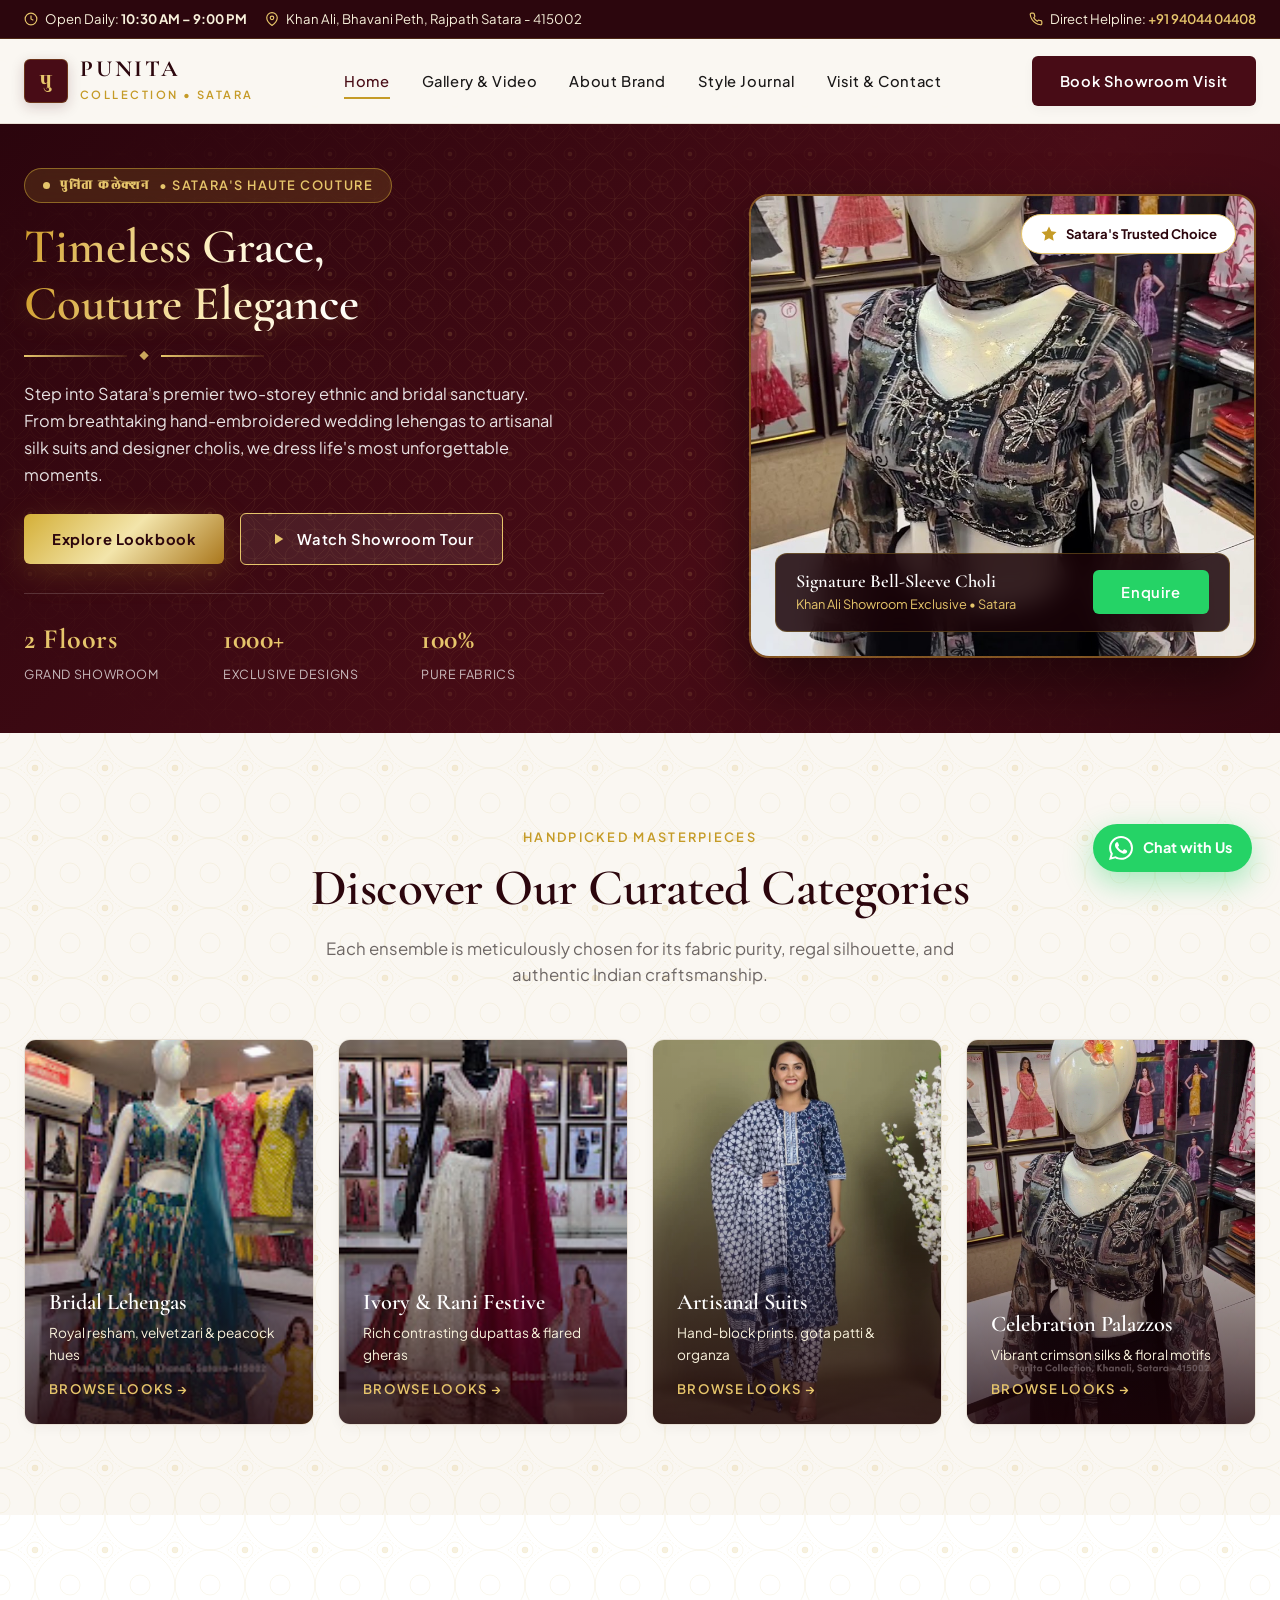
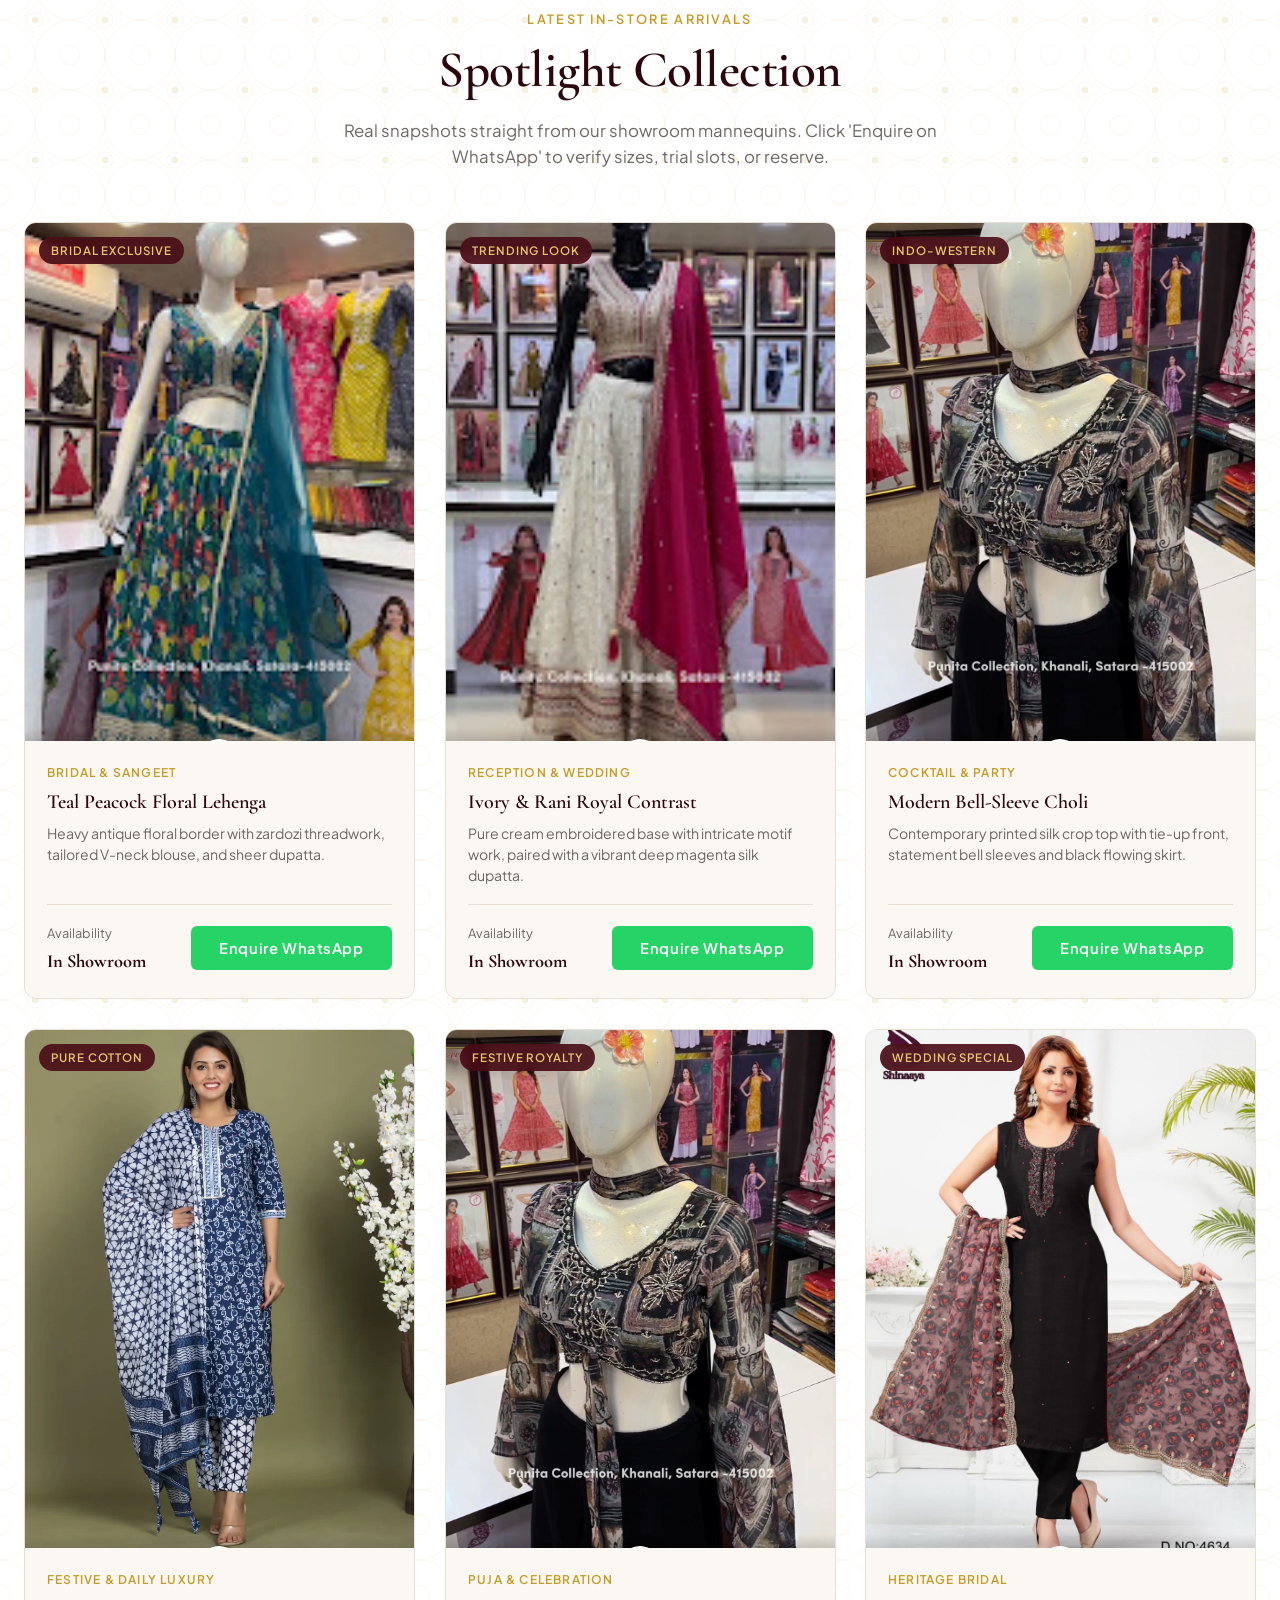
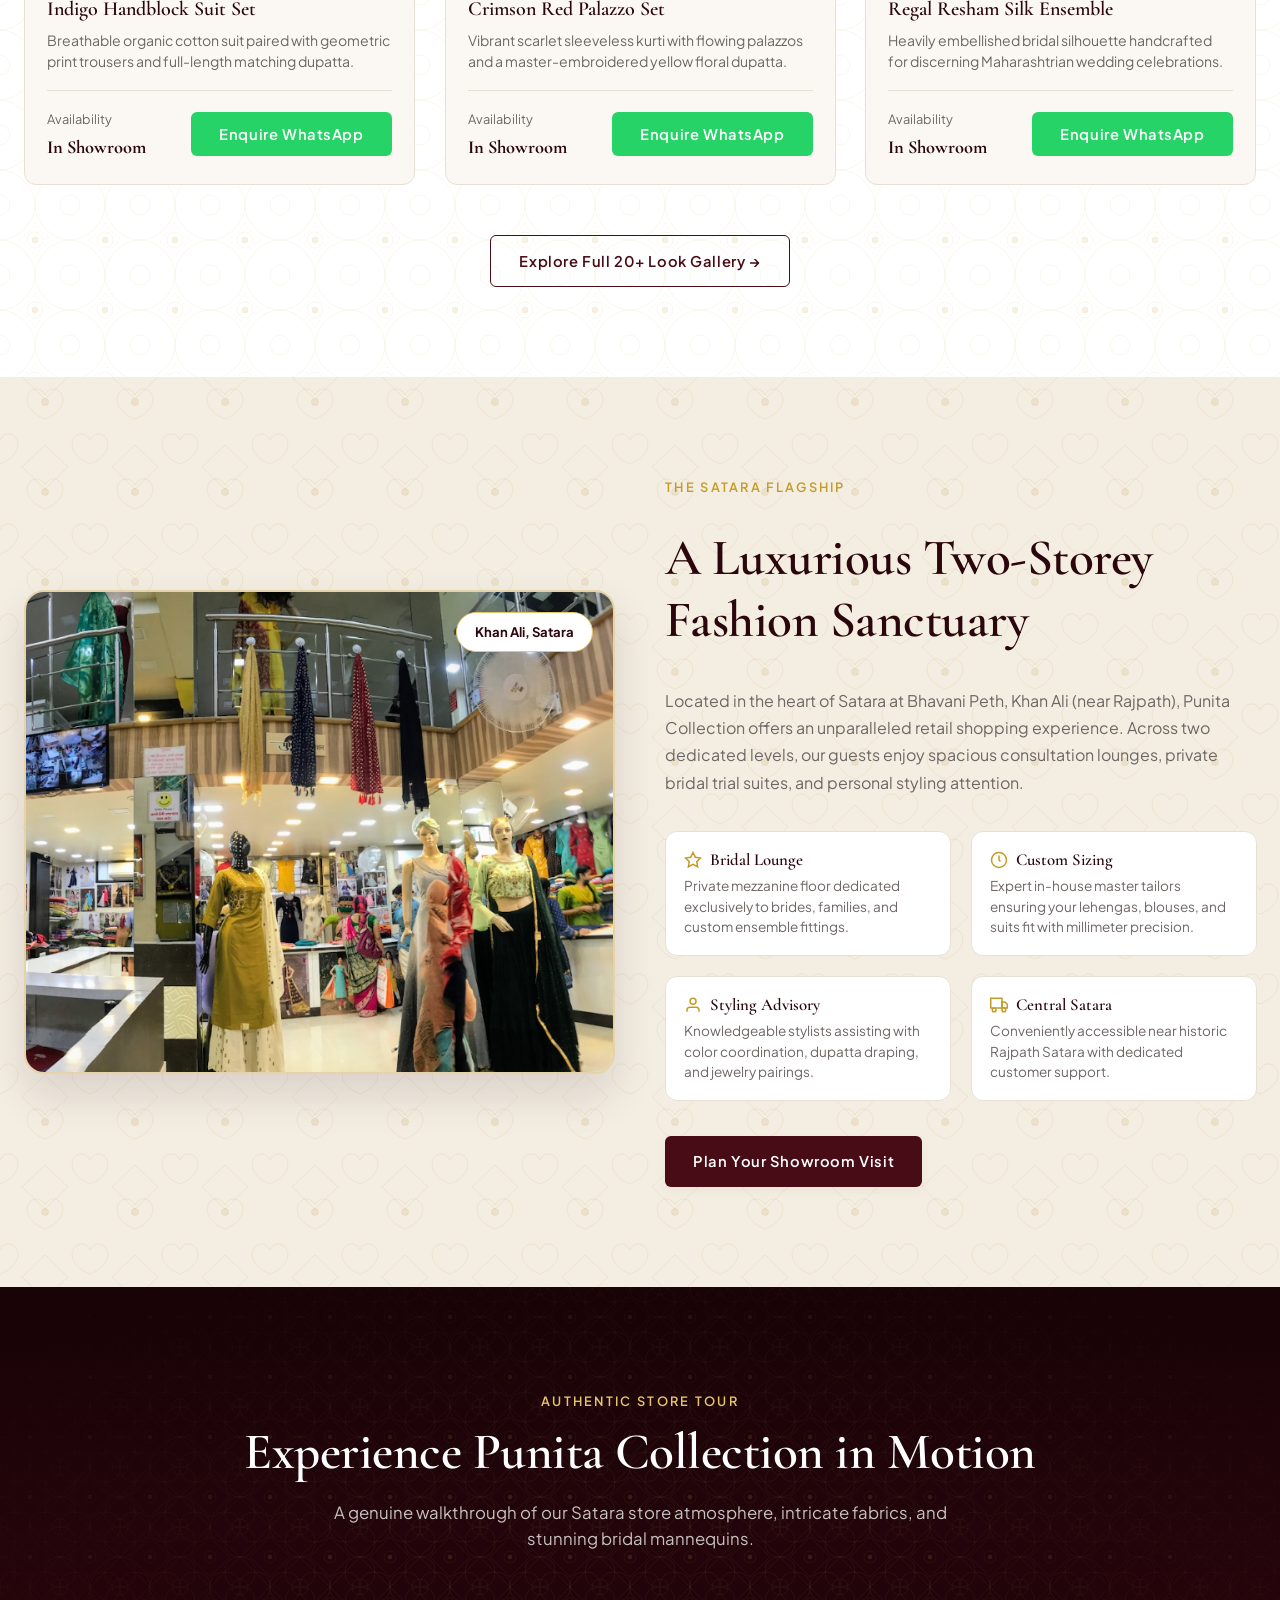
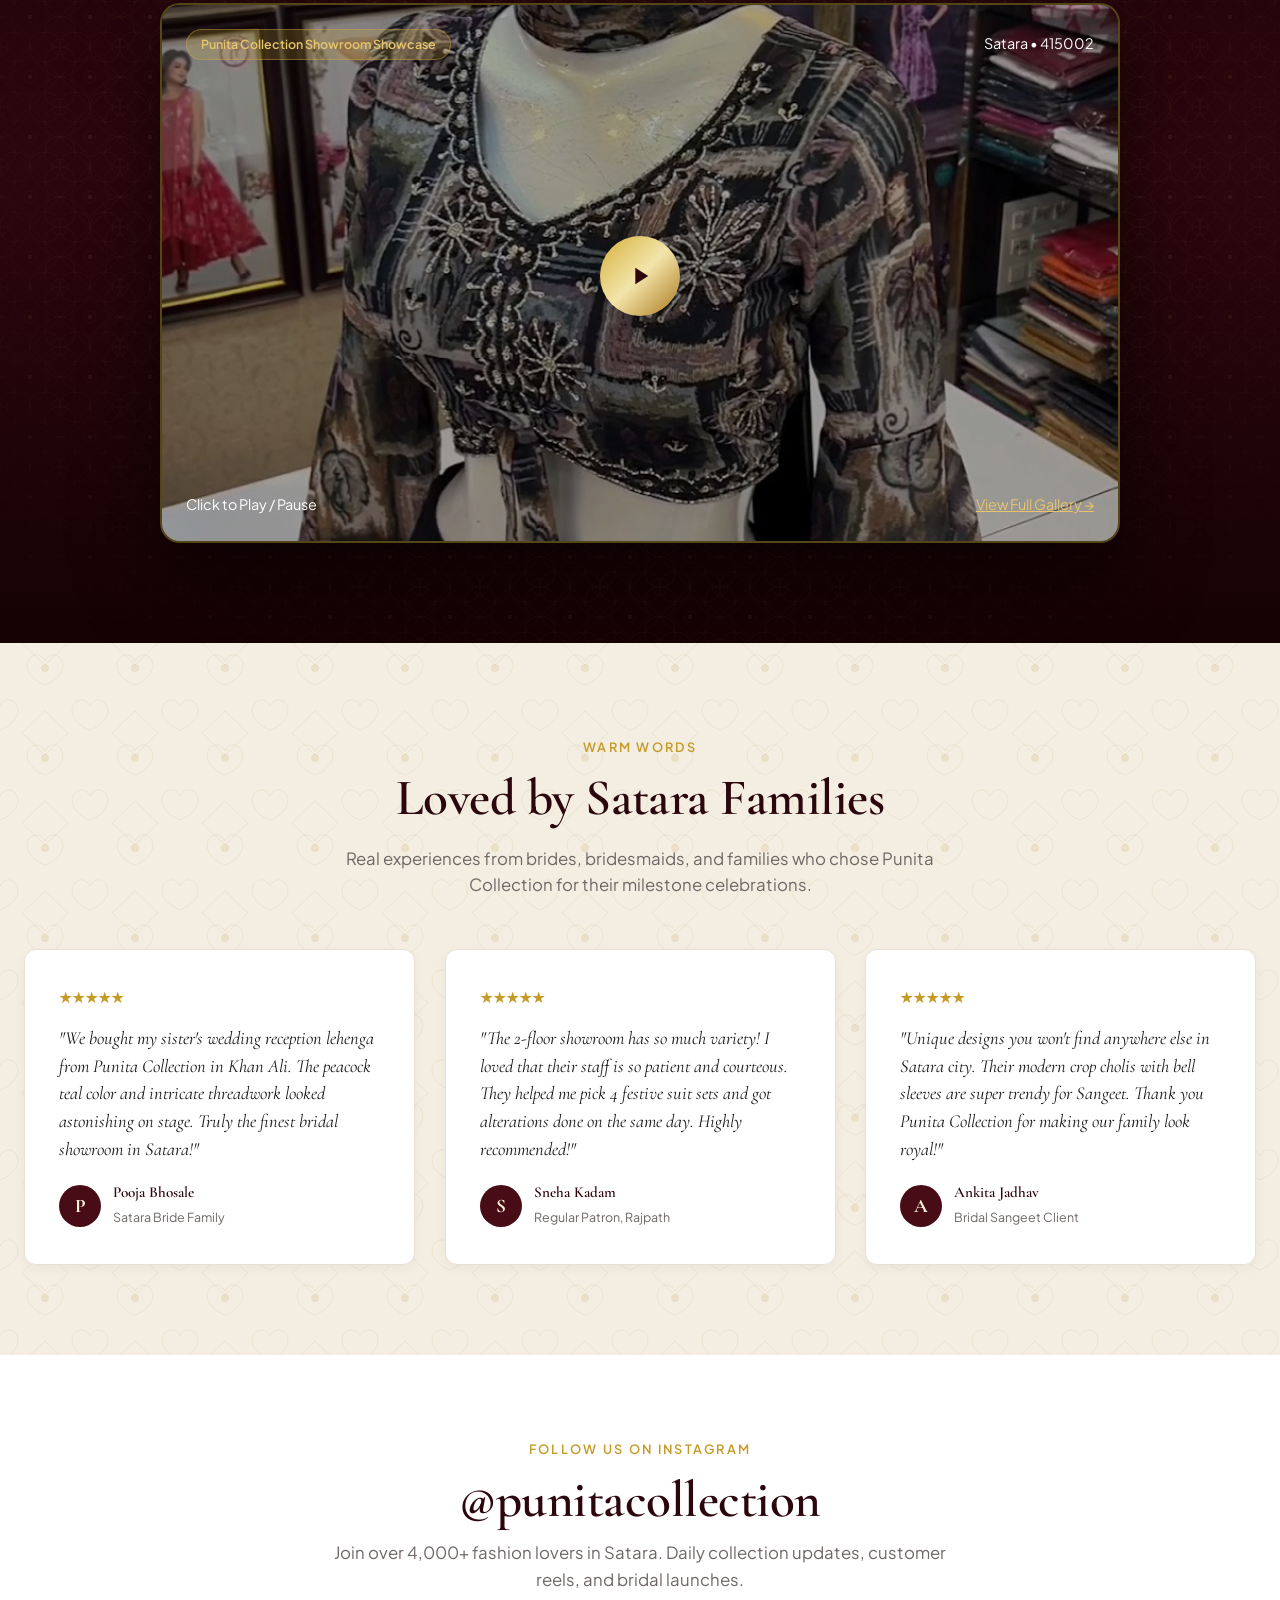
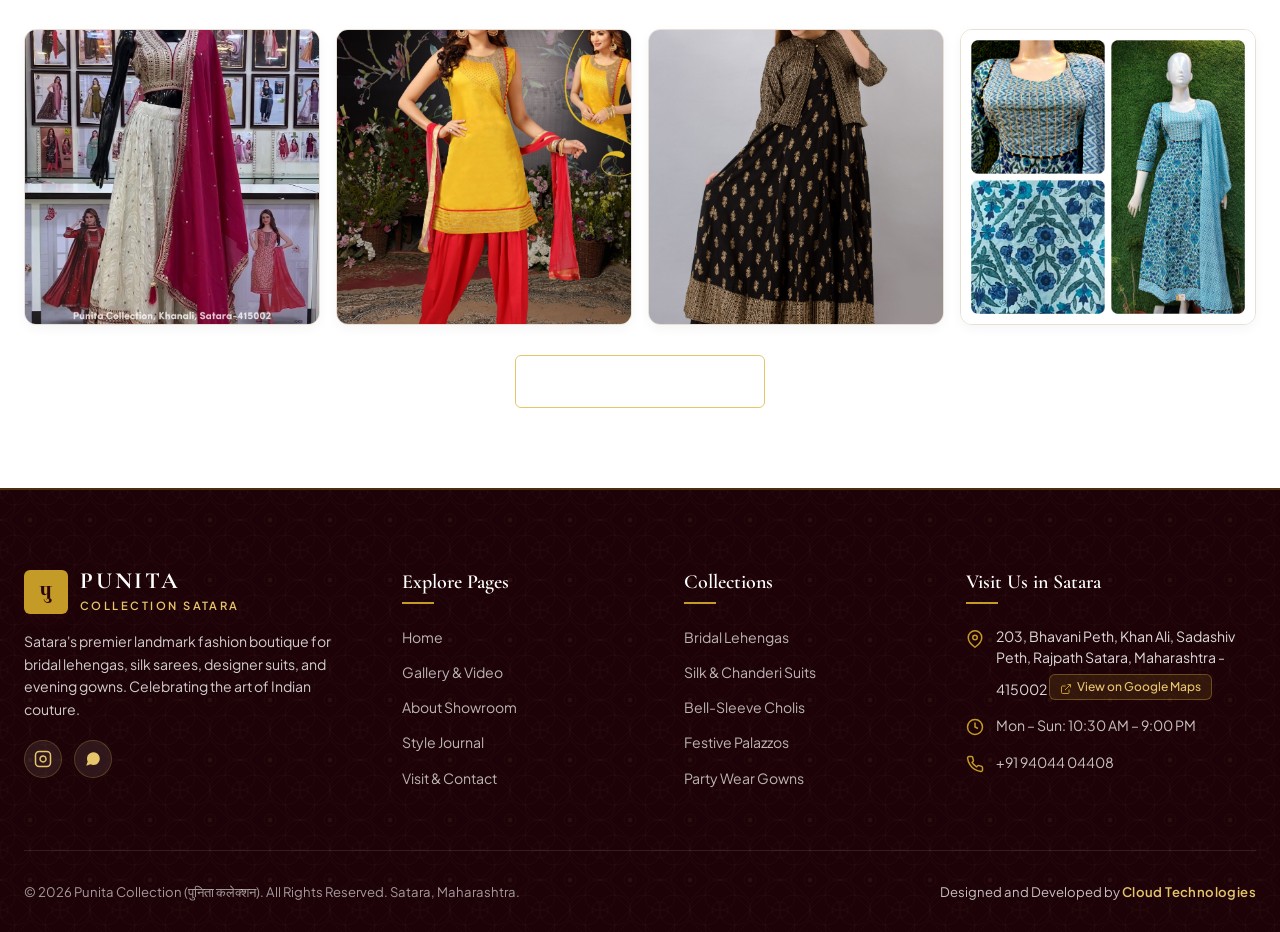
<file: index.html>
<!DOCTYPE html>
<html lang="en">
<head>
  <meta charset="UTF-8">
  <meta name="viewport" content="width=device-width, initial-scale=1.0">
  <title>PUNITA COLLECTION | Luxury Bridal & Ethnic Wear Showroom Satara</title>
  <meta name="description" content="Discover Punita Collection (पुनिता कलेक्शन) in Satara. Maharashtra's premier destination for designer bridal lehengas, silk sarees, kurtis, party gowns & custom ethnic wear.">
  <link rel="stylesheet" href="assets/css/style.css">
  <link rel="icon" href="assets/images/media_1789280093212.png" type="image/png">
</head>
<body>

  <!-- TOP ANNOUNCEMENT BAR -->
  <div class="announcement-bar">
    <div class="container">
      <div class="announcement-left">
        <div class="announcement-item">
          <svg viewBox="0 0 24 24" fill="none" stroke="currentColor" stroke-width="2"><circle cx="12" cy="12" r="10"/><polyline points="12 6 12 12 16 14"/></svg>
          <span>Open Daily: <strong>10:30 AM – 9:00 PM</strong></span>
        </div>
        <div class="announcement-item">
          <svg viewBox="0 0 24 24" fill="none" stroke="currentColor" stroke-width="2"><path d="M21 10c0 7-9 13-9 13s-9-6-9-13a9 9 0 0 1 18 0z"/><circle cx="12" cy="10" r="3"/></svg>
          <span>Khan Ali, Bhavani Peth, Rajpath Satara - 415002</span>
        </div>
      </div>
      <div class="announcement-right">
        <div class="announcement-item">
          <svg viewBox="0 0 24 24" fill="none" stroke="currentColor" stroke-width="2"><path d="M22 16.92v3a2 2 0 0 1-2.18 2 19.79 19.79 0 0 1-8.63-3.07 19.5 19.5 0 0 1-6-6 19.79 19.79 0 0 1-3.07-8.67A2 2 0 0 1 4.11 2h3a2 2 0 0 1 2 1.72 12.84 12.84 0 0 0 .7 2.81 2 2 0 0 1-.45 2.11L8.09 9.91a16 16 0 0 0 6 6l1.27-1.27a2 2 0 0 1 2.11-.45 12.84 12.84 0 0 0 2.81.7A2 2 0 0 1 22 16.92z"/></svg>
          <span>Direct Helpline: <a href="tel:09404404408" class="announcement-highlight">+91 94044 04408</a></span>
        </div>
      </div>
    </div>
  </div>

  <!-- STICKY SITE HEADER -->
  <header class="site-header">
    <div class="container header-container">
      <a href="index.html" class="brand-logo">
        <div class="brand-emblem">पु</div>
        <div class="brand-text">
          <span class="brand-name">PUNITA</span>
          <span class="brand-sub">COLLECTION • SATARA</span>
        </div>
      </a>

      <!-- Desktop Navigation -->
      <nav class="nav-menu">
        <a href="index.html" class="nav-link active">Home</a>
        <a href="gallery.html" class="nav-link">Gallery & Video</a>
        <a href="about.html" class="nav-link">About Brand</a>
        <a href="blogs.html" class="nav-link">Style Journal</a>
        <a href="contact.html" class="nav-link">Visit & Contact</a>
      </nav>

      <div class="header-actions">
        <a href="contact.html" class="btn btn-primary header-cta">Book Showroom Visit</a>
        <button class="mobile-toggle" aria-label="Open Navigation Menu">
          <svg width="28" height="28" viewBox="0 0 24 24" fill="none" stroke="currentColor" stroke-width="2">
            <line x1="3" y1="12" x2="21" y2="12"/>
            <line x1="3" y1="6" x2="21" y2="6"/>
            <line x1="3" y1="18" x2="21" y2="18"/>
          </svg>
        </button>
      </div>
    </div>
  </header>

  <!-- MOBILE DRAWER -->
  <div class="drawer-overlay"></div>
  <aside class="mobile-drawer">
    <div class="drawer-header">
      <div class="brand-logo">
        <div class="brand-emblem">पु</div>
        <div class="brand-text">
          <span class="brand-name">PUNITA</span>
          <span class="brand-sub">COLLECTION SATARA</span>
        </div>
      </div>
      <button class="drawer-close" aria-label="Close Navigation">&times;</button>
    </div>
    <nav class="drawer-nav">
      <a href="index.html" class="nav-link active">Home</a>
      <a href="gallery.html" class="nav-link">Gallery & Video Showcase</a>
      <a href="about.html" class="nav-link">About Showroom</a>
      <a href="blogs.html" class="nav-link">Style Journal & Tips</a>
      <a href="contact.html" class="nav-link">Store Location & Contact</a>
    </nav>
    <div class="drawer-footer">
      <p style="font-size: 0.85rem; color: var(--color-muted); margin-bottom: 12px;">Khan Ali, Sadashiv Peth, Satara - 415002</p>
      <a href="tel:09404404408" class="btn btn-outline" style="width: 100%; margin-bottom: 10px;">Call Showroom</a>
      <a href="https://wa.me/919404404408" class="btn btn-whatsapp" style="width: 100%;">Chat on WhatsApp</a>
    </div>
  </aside>

  <main>
    <!-- HERO SECTION -->
    <section class="hero-section">
      <div class="hero-pattern"></div>
      <div class="container hero-grid">
        <div class="hero-content">
          <div class="hero-badge">
            <span class="badge-dot"></span>
            <span class="font-marathi">पुनिता कलेक्शन</span> • Satara's Haute Couture
          </div>
          <h1 class="hero-title">
            <span class="hero-title-line line-1">Timeless Grace,</span>
            <span class="hero-title-line line-2"><span class="gold-shimmer-text">Couture Elegance</span></span>
          </h1>
          <div class="hero-flourish">
            <span class="flourish-line"></span>
            <span class="flourish-gem">◆</span>
            <span class="flourish-line"></span>
          </div>
          <p class="hero-description">
            Step into Satara's premier two-storey ethnic and bridal sanctuary. From breathtaking hand-embroidered wedding lehengas to artisanal silk suits and designer cholis, we dress life's most unforgettable moments.
          </p>
          <div class="hero-actions">
            <a href="gallery.html" class="btn btn-gold">Explore Lookbook</a>
            <a href="gallery.html#video-theater" class="btn btn-outline-gold">
              <svg width="18" height="18" viewBox="0 0 24 24" fill="currentColor"><path d="M8 5v14l11-7z"/></svg>
              Watch Showroom Tour
            </a>
          </div>
          <div class="hero-features">
            <div class="feature-item">
              <span class="feature-num">2 Floors</span>
              <span class="feature-label">Grand Showroom</span>
            </div>
            <div class="feature-item">
              <span class="feature-num">1000+</span>
              <span class="feature-label">Exclusive Designs</span>
            </div>
            <div class="feature-item">
              <span class="feature-num">100%</span>
              <span class="feature-label">Pure Fabrics</span>
            </div>
          </div>
        </div>

        <div class="hero-visual">
          <div class="visual-frame">
            <img src="assets/images/punita_hero_feature.jpg" alt="Punita Collection Designer Flared Sleeve Choli and Skirt">
            <div class="visual-badge">
              <div class="visual-badge-text">
                <h4>Signature Bell-Sleeve Choli</h4>
                <p>Khan Ali Showroom Exclusive • Satara</p>
              </div>
              <button class="btn btn-whatsapp btn-sm" data-whatsapp-enquire="Signature Bell-Sleeve Crop Choli">
                Enquire
              </button>
            </div>
          </div>
          <div class="floating-pill">
            <svg width="18" height="18" viewBox="0 0 24 24" fill="var(--color-gold)"><polygon points="12 2 15.09 8.26 22 9.27 17 14.14 18.18 21.02 12 17.77 5.82 21.02 7 14.14 2 9.27 8.91 8.26 12 2"/></svg>
            <span>Satara's Trusted Choice</span>
          </div>
        </div>
      </div>
    </section>

    <!-- CATEGORIES SHOWCASE -->
    <section class="categories-section">
      <div class="container">
        <div class="section-header">
          <span class="eyebrow">Handpicked Masterpieces</span>
          <h2 class="section-title">Discover Our Curated Categories</h2>
          <p class="section-subtitle">Each ensemble is meticulously chosen for its fabric purity, regal silhouette, and authentic Indian craftsmanship.</p>
        </div>

        <div class="category-grid">
          <!-- Category 1 -->
          <div class="category-card">
            <div class="category-image-wrap">
              <img src="assets/images/media_1789280093212.png" alt="Bridal & Wedding Lehengas Punita Collection">
              <div class="category-overlay">
                <h3>Bridal Lehengas</h3>
                <p>Royal resham, velvet zari & peacock hues</p>
                <a href="gallery.html" class="category-link">
                  Browse Looks &rarr;
                </a>
              </div>
            </div>
          </div>

          <!-- Category 2 -->
          <div class="category-card">
            <div class="category-image-wrap">
              <img src="assets/images/media_1789280102370.png" alt="Designer Cholis & Festive Sets">
              <div class="category-overlay">
                <h3>Ivory & Rani Festive</h3>
                <p>Rich contrasting dupattas & flared gheras</p>
                <a href="gallery.html" class="category-link">
                  Browse Looks &rarr;
                </a>
              </div>
            </div>
          </div>

          <!-- Category 3 -->
          <div class="category-card">
            <div class="category-image-wrap">
              <img src="assets/images/media_1789280078506.png" alt="Pure Cotton & Chanderi Kurti Sets">
              <div class="category-overlay">
                <h3>Artisanal Suits</h3>
                <p>Hand-block prints, gota patti & organza</p>
                <a href="gallery.html" class="category-link">
                  Browse Looks &rarr;
                </a>
              </div>
            </div>
          </div>

          <!-- Category 4 -->
          <div class="category-card">
            <div class="category-image-wrap">
              <img src="assets/images/punita_crimson_palazzo_hd.jpg" alt="Celebration & Sangeet Ensembles">
              <div class="category-overlay">
                <h3>Celebration Palazzos</h3>
                <p>Vibrant crimson silks & floral motifs</p>
                <a href="gallery.html" class="category-link">
                  Browse Looks &rarr;
                </a>
              </div>
            </div>
          </div>
        </div>
      </div>
    </section>

    <!-- FEATURED ARRIVALS & DIRECT WHATSAPP ENQUIRY -->
    <section class="featured-section">
      <div class="container">
        <div class="section-header">
          <span class="eyebrow">Latest In-Store Arrivals</span>
          <h2 class="section-title">Spotlight Collection</h2>
          <p class="section-subtitle">Real snapshots straight from our showroom mannequins. Click 'Enquire on WhatsApp' to verify sizes, trial slots, or reserve.</p>
        </div>

        <div class="products-grid">
          <!-- Product 1 -->
          <div class="product-card">
            <div class="product-thumb">
              <img src="assets/images/media_1789280093212.png" alt="Teal Green Peacock Floral Embroidered Lehenga">
              <span class="product-tag">Bridal Exclusive</span>
              <div class="product-quick-actions">
                <button class="btn-icon-round" onclick="sendWhatsAppEnquiry('Teal Green Peacock Embroidered Lehenga')" title="Enquire on WhatsApp">
                  <svg width="20" height="20" viewBox="0 0 24 24" fill="currentColor"><path d="M21 11.5a8.38 8.38 0 0 1-.9 3.8 8.5 8.5 0 0 1-7.6 4.7 8.38 8.38 0 0 1-3.8-.9L3 21l1.9-5.7a8.38 8.38 0 0 1-.9-3.8 8.5 8.5 0 0 1 4.7-7.6 8.38 8.38 0 0 1 3.8-.9h.5a8.48 8.48 0 0 1 8 8v.5z"/></svg>
                </button>
              </div>
            </div>
            <div class="product-info">
              <span class="product-category">Bridal & Sangeet</span>
              <h3 class="product-title">Teal Peacock Floral Lehenga</h3>
              <p class="product-desc">Heavy antique floral border with zardozi threadwork, tailored V-neck blouse, and sheer dupatta.</p>
              <div class="product-footer">
                <div>
                  <span class="product-price-label">Availability</span>
                  <p class="product-price-val">In Showroom</p>
                </div>
                <button class="btn btn-whatsapp btn-sm" data-whatsapp-enquire="Teal Peacock Floral Lehenga">
                  Enquire WhatsApp
                </button>
              </div>
            </div>
          </div>

          <!-- Product 2 -->
          <div class="product-card">
            <div class="product-thumb">
              <img src="assets/images/media_1789280102370.png" alt="Ivory Cream Lehenga with Rani Pink Dupatta">
              <span class="product-tag">Trending Look</span>
              <div class="product-quick-actions">
                <button class="btn-icon-round" onclick="sendWhatsAppEnquiry('Ivory Cream Lehenga with Rani Pink Dupatta')" title="Enquire on WhatsApp">
                  <svg width="20" height="20" viewBox="0 0 24 24" fill="currentColor"><path d="M21 11.5a8.38 8.38 0 0 1-.9 3.8 8.5 8.5 0 0 1-7.6 4.7 8.38 8.38 0 0 1-3.8-.9L3 21l1.9-5.7a8.38 8.38 0 0 1-.9-3.8 8.5 8.5 0 0 1 4.7-7.6 8.38 8.38 0 0 1 3.8-.9h.5a8.48 8.48 0 0 1 8 8v.5z"/></svg>
                </button>
              </div>
            </div>
            <div class="product-info">
              <span class="product-category">Reception & Wedding</span>
              <h3 class="product-title">Ivory & Rani Royal Contrast</h3>
              <p class="product-desc">Pure cream embroidered base with intricate motif work, paired with a vibrant deep magenta silk dupatta.</p>
              <div class="product-footer">
                <div>
                  <span class="product-price-label">Availability</span>
                  <p class="product-price-val">In Showroom</p>
                </div>
                <button class="btn btn-whatsapp btn-sm" data-whatsapp-enquire="Ivory Cream Lehenga with Rani Pink Dupatta">
                  Enquire WhatsApp
                </button>
              </div>
            </div>
          </div>

          <!-- Product 3 -->
          <div class="product-card">
            <div class="product-thumb">
              <img src="assets/images/punita_hero_feature.jpg" alt="Artisanal Bell-Sleeve Choli Ensemble">
              <span class="product-tag">Indo-Western</span>
              <div class="product-quick-actions">
                <button class="btn-icon-round" onclick="sendWhatsAppEnquiry('Bell-Sleeve Crop Choli with Flared Skirt')" title="Enquire on WhatsApp">
                  <svg width="20" height="20" viewBox="0 0 24 24" fill="currentColor"><path d="M21 11.5a8.38 8.38 0 0 1-.9 3.8 8.5 8.5 0 0 1-7.6 4.7 8.38 8.38 0 0 1-3.8-.9L3 21l1.9-5.7a8.38 8.38 0 0 1-.9-3.8 8.5 8.5 0 0 1 4.7-7.6 8.38 8.38 0 0 1 3.8-.9h.5a8.48 8.48 0 0 1 8 8v.5z"/></svg>
                </button>
              </div>
            </div>
            <div class="product-info">
              <span class="product-category">Cocktail & Party</span>
              <h3 class="product-title">Modern Bell-Sleeve Choli</h3>
              <p class="product-desc">Contemporary printed silk crop top with tie-up front, statement bell sleeves and black flowing skirt.</p>
              <div class="product-footer">
                <div>
                  <span class="product-price-label">Availability</span>
                  <p class="product-price-val">In Showroom</p>
                </div>
                <button class="btn btn-whatsapp btn-sm" data-whatsapp-enquire="Bell-Sleeve Crop Choli with Flared Skirt">
                  Enquire WhatsApp
                </button>
              </div>
            </div>
          </div>

          <!-- Product 4 -->
          <div class="product-card">
            <div class="product-thumb">
              <img src="assets/images/media_1789280078506.png" alt="Indigo Traditional Handblock Salwar Suit">
              <span class="product-tag">Pure Cotton</span>
              <div class="product-quick-actions">
                <button class="btn-icon-round" onclick="sendWhatsAppEnquiry('Indigo Handblock Printed Suit Set')" title="Enquire on WhatsApp">
                  <svg width="20" height="20" viewBox="0 0 24 24" fill="currentColor"><path d="M21 11.5a8.38 8.38 0 0 1-.9 3.8 8.5 8.5 0 0 1-7.6 4.7 8.38 8.38 0 0 1-3.8-.9L3 21l1.9-5.7a8.38 8.38 0 0 1-.9-3.8 8.5 8.5 0 0 1 4.7-7.6 8.38 8.38 0 0 1 3.8-.9h.5a8.48 8.48 0 0 1 8 8v.5z"/></svg>
                </button>
              </div>
            </div>
            <div class="product-info">
              <span class="product-category">Festive & Daily Luxury</span>
              <h3 class="product-title">Indigo Handblock Suit Set</h3>
              <p class="product-desc">Breathable organic cotton suit paired with geometric print trousers and full-length matching dupatta.</p>
              <div class="product-footer">
                <div>
                  <span class="product-price-label">Availability</span>
                  <p class="product-price-val">In Showroom</p>
                </div>
                <button class="btn btn-whatsapp btn-sm" data-whatsapp-enquire="Indigo Handblock Printed Suit Set">
                  Enquire WhatsApp
                </button>
              </div>
            </div>
          </div>

          <!-- Product 5 -->
          <div class="product-card">
            <div class="product-thumb">
              <img src="assets/images/punita_crimson_palazzo_hd.jpg" alt="Crimson Red Festive Palazzo Set">
              <span class="product-tag">Festive Royalty</span>
              <div class="product-quick-actions">
                <button class="btn-icon-round" onclick="sendWhatsAppEnquiry('Crimson Red Festive Palazzo Set')" title="Enquire on WhatsApp">
                  <svg width="20" height="20" viewBox="0 0 24 24" fill="currentColor"><path d="M21 11.5a8.38 8.38 0 0 1-.9 3.8 8.5 8.5 0 0 1-7.6 4.7 8.38 8.38 0 0 1-3.8-.9L3 21l1.9-5.7a8.38 8.38 0 0 1-.9-3.8 8.5 8.5 0 0 1 4.7-7.6 8.38 8.38 0 0 1 3.8-.9h.5a8.48 8.48 0 0 1 8 8v.5z"/></svg>
                </button>
              </div>
            </div>
            <div class="product-info">
              <span class="product-category">Puja & Celebration</span>
              <h3 class="product-title">Crimson Red Palazzo Set</h3>
              <p class="product-desc">Vibrant scarlet sleeveless kurti with flowing palazzos and a master-embroidered yellow floral dupatta.</p>
              <div class="product-footer">
                <div>
                  <span class="product-price-label">Availability</span>
                  <p class="product-price-val">In Showroom</p>
                </div>
                <button class="btn btn-whatsapp btn-sm" data-whatsapp-enquire="Crimson Red Festive Palazzo Set">
                  Enquire WhatsApp
                </button>
              </div>
            </div>
          </div>

          <!-- Product 6 -->
          <div class="product-card">
            <div class="product-thumb">
              <img src="assets/images/punita_real_1.jpg" alt="Regal Silk Resham Bridal Ensemble">
              <span class="product-tag">Wedding Special</span>
              <div class="product-quick-actions">
                <button class="btn-icon-round" onclick="sendWhatsAppEnquiry('Regal Silk Resham Bridal Ensemble')" title="Enquire on WhatsApp">
                  <svg width="20" height="20" viewBox="0 0 24 24" fill="currentColor"><path d="M21 11.5a8.38 8.38 0 0 1-.9 3.8 8.5 8.5 0 0 1-7.6 4.7 8.38 8.38 0 0 1-3.8-.9L3 21l1.9-5.7a8.38 8.38 0 0 1-.9-3.8 8.5 8.5 0 0 1 4.7-7.6 8.38 8.38 0 0 1 3.8-.9h.5a8.48 8.48 0 0 1 8 8v.5z"/></svg>
                </button>
              </div>
            </div>
            <div class="product-info">
              <span class="product-category">Heritage Bridal</span>
              <h3 class="product-title">Regal Resham Silk Ensemble</h3>
              <p class="product-desc">Heavily embellished bridal silhouette handcrafted for discerning Maharashtrian wedding celebrations.</p>
              <div class="product-footer">
                <div>
                  <span class="product-price-label">Availability</span>
                  <p class="product-price-val">In Showroom</p>
                </div>
                <button class="btn btn-whatsapp btn-sm" data-whatsapp-enquire="Regal Silk Resham Bridal Ensemble">
                  Enquire WhatsApp
                </button>
              </div>
            </div>
          </div>
        </div>

        <div style="text-align: center; margin-top: 50px;">
          <a href="gallery.html" class="btn btn-outline">Explore Full 20+ Look Gallery &rarr;</a>
        </div>
      </div>
    </section>

    <!-- SHOWROOM EXPERIENCE & PANORAMA -->
    <section class="showroom-feature">
      <div class="container">
        <div class="showroom-grid">
          <div class="showroom-media">
            <img src="assets/images/punita_store_interior.jpg" alt="Interior panorama of Punita Collection Satara Showroom">
            <div class="floating-pill" style="top: 20px; right: 20px;">
              <span>Khan Ali, Satara</span>
            </div>
          </div>

          <div class="showroom-details">
            <span class="eyebrow">The Satara Flagship</span>
            <h2 class="section-title">A Luxurious Two-Storey Fashion Sanctuary</h2>
            <p style="color: var(--color-muted); line-height: 1.7;">
              Located in the heart of Satara at Bhavani Peth, Khan Ali (near Rajpath), Punita Collection offers an unparalleled retail shopping experience. Across two dedicated levels, our guests enjoy spacious consultation lounges, private bridal trial suites, and personal styling attention.
            </p>

            <div class="showroom-perks">
              <div class="perk-box">
                <h4>
                  <svg width="18" height="18" viewBox="0 0 24 24" fill="none" stroke="var(--color-gold)" stroke-width="2"><path d="M12 2l3.09 6.26L22 9.27l-5 4.87 1.18 6.88L12 17.77l-6.18 3.25L7 14.14 2 9.27l6.91-1.01L12 2z"/></svg>
                  Bridal Lounge
                </h4>
                <p>Private mezzanine floor dedicated exclusively to brides, families, and custom ensemble fittings.</p>
              </div>

              <div class="perk-box">
                <h4>
                  <svg width="18" height="18" viewBox="0 0 24 24" fill="none" stroke="var(--color-gold)" stroke-width="2"><circle cx="12" cy="12" r="10"/><polyline points="12 6 12 12 14 14"/></svg>
                  Custom Sizing
                </h4>
                <p>Expert in-house master tailors ensuring your lehengas, blouses, and suits fit with millimeter precision.</p>
              </div>

              <div class="perk-box">
                <h4>
                  <svg width="18" height="18" viewBox="0 0 24 24" fill="none" stroke="var(--color-gold)" stroke-width="2"><path d="M20 21v-2a4 4 0 0 0-4-4H8a4 4 0 0 0-4 4v2"/><circle cx="12" cy="7" r="4"/></svg>
                  Styling Advisory
                </h4>
                <p>Knowledgeable stylists assisting with color coordination, dupatta draping, and jewelry pairings.</p>
              </div>

              <div class="perk-box">
                <h4>
                  <svg width="18" height="18" viewBox="0 0 24 24" fill="none" stroke="var(--color-gold)" stroke-width="2"><rect x="1" y="3" width="15" height="13"/><polygon points="16 8 20 8 23 11 23 16 16 16 16 8"/><circle cx="5.5" cy="18.5" r="2.5"/><circle cx="18.5" cy="18.5" r="2.5"/></svg>
                  Central Satara
                </h4>
                <p>Conveniently accessible near historic Rajpath Satara with dedicated customer support.</p>
              </div>
            </div>

            <div style="margin-top: 15px;">
              <a href="contact.html" class="btn btn-primary">Plan Your Showroom Visit</a>
            </div>
          </div>
        </div>
      </div>
    </section>

    <!-- VIDEO SPOTLIGHT REEL (AUTHENTIC SHOWROOM FOOTAGE) -->
    <section class="video-showcase-section">
      <div class="container">
        <div class="section-header" style="color: var(--color-white);">
          <span class="eyebrow" style="color: var(--color-gold-light);">Authentic Store Tour</span>
          <h2 class="section-title" style="color: var(--color-white);">Experience Punita Collection in Motion</h2>
          <p class="section-subtitle" style="color: rgba(255,255,255,0.75);">A genuine walkthrough of our Satara store atmosphere, intricate fabrics, and stunning bridal mannequins.</p>
        </div>

        <div class="video-theater-container">
          <div class="video-player-wrapper">
            <video preload="metadata" poster="assets/images/punita_hero_feature.jpg">
              <source src="assets/videos/punita_showcase.mp4" type="video/mp4">
              Your browser does not support HTML5 video.
            </video>
            <div class="video-overlay-controls">
              <div class="video-meta-bar">
                <span class="video-badge-pill">Punita Collection Showroom Showcase</span>
                <span>Satara • 415002</span>
              </div>
              <button class="video-center-btn" aria-label="Play Store Tour Video">
                <svg width="28" height="28" viewBox="0 0 24 24" fill="currentColor"><path d="M8 5v14l11-7z"/></svg>
              </button>
              <div class="video-meta-bar">
                <span>Click to Play / Pause</span>
                <span><a href="gallery.html" style="color: var(--color-gold-light); text-decoration: underline;">View Full Gallery &rarr;</a></span>
              </div>
            </div>
          </div>
        </div>
      </div>
    </section>

    <!-- CLIENT PRAISE & SATARA BRIDES -->
    <section class="testimonials-section">
      <div class="container">
        <div class="section-header">
          <span class="eyebrow">Warm Words</span>
          <h2 class="section-title">Loved by Satara Families</h2>
          <p class="section-subtitle">Real experiences from brides, bridesmaids, and families who chose Punita Collection for their milestone celebrations.</p>
        </div>

        <div class="testimonials-grid">
          <div class="testimonial-card">
            <div class="testimonial-rating">&#9733;&#9733;&#9733;&#9733;&#9733;</div>
            <p class="testimonial-quote">
              "We bought my sister's wedding reception lehenga from Punita Collection in Khan Ali. The peacock teal color and intricate threadwork looked astonishing on stage. Truly the finest bridal showroom in Satara!"
            </p>
            <div class="testimonial-author">
              <div class="author-initial">P</div>
              <div class="author-info">
                <h5>Pooja Bhosale</h5>
                <span>Satara Bride Family</span>
              </div>
            </div>
          </div>

          <div class="testimonial-card">
            <div class="testimonial-rating">&#9733;&#9733;&#9733;&#9733;&#9733;</div>
            <p class="testimonial-quote">
              "The 2-floor showroom has so much variety! I loved that their staff is so patient and courteous. They helped me pick 4 festive suit sets and got alterations done on the same day. Highly recommended!"
            </p>
            <div class="testimonial-author">
              <div class="author-initial">S</div>
              <div class="author-info">
                <h5>Sneha Kadam</h5>
                <span>Regular Patron, Rajpath</span>
              </div>
            </div>
          </div>

          <div class="testimonial-card">
            <div class="testimonial-rating">&#9733;&#9733;&#9733;&#9733;&#9733;</div>
            <p class="testimonial-quote">
              "Unique designs you won't find anywhere else in Satara city. Their modern crop cholis with bell sleeves are super trendy for Sangeet. Thank you Punita Collection for making our family look royal!"
            </p>
            <div class="testimonial-author">
              <div class="author-initial">A</div>
              <div class="author-info">
                <h5>Ankita Jadhav</h5>
                <span>Bridal Sangeet Client</span>
              </div>
            </div>
          </div>
        </div>
      </div>
    </section>

    <!-- INSTAGRAM FEED LOOKBOOK TEASER -->
    <section style="padding: 80px 0; background: var(--color-white); text-align: center;">
      <div class="container">
        <span class="eyebrow">Follow Us On Instagram</span>
        <h2 class="section-title" style="margin-bottom: 8px;">@punitacollection</h2>
        <p class="section-subtitle" style="margin-bottom: 36px;">Join over 4,000+ fashion lovers in Satara. Daily collection updates, customer reels, and bridal launches.</p>
        
        <div style="display: grid; grid-template-columns: repeat(4, 1fr); gap: 16px; margin-bottom: 30px;">
          <a href="https://www.instagram.com/punitacollection/?hl=en" target="_blank" rel="noopener" class="category-card" style="aspect-ratio: 1/1;">
            <img src="assets/images/punita_real_4.jpg" alt="Instagram Look Punita Collection" style="width: 100%; height: 100%; object-fit: cover;">
          </a>
          <a href="https://www.instagram.com/punitacollection/?hl=en" target="_blank" rel="noopener" class="category-card" style="aspect-ratio: 1/1;">
            <img src="assets/images/punita_real_6.jpg" alt="Instagram Look Punita Collection" style="width: 100%; height: 100%; object-fit: cover;">
          </a>
          <a href="https://www.instagram.com/punitacollection/?hl=en" target="_blank" rel="noopener" class="category-card" style="aspect-ratio: 1/1;">
            <img src="assets/images/punita_real_7.jpg" alt="Instagram Look Punita Collection" style="width: 100%; height: 100%; object-fit: cover;">
          </a>
          <a href="https://www.instagram.com/punitacollection/?hl=en" target="_blank" rel="noopener" class="category-card" style="aspect-ratio: 1/1;">
            <img src="assets/images/punita_real_13.jpg" alt="Instagram Look Punita Collection" style="width: 100%; height: 100%; object-fit: cover;">
          </a>
        </div>

        <a href="https://www.instagram.com/punitacollection/?hl=en" target="_blank" rel="noopener" class="btn btn-outline-gold">
          View Instagram Profile &rarr;
        </a>
      </div>
    </section>
  </main>

  <!-- LUXURY FOOTER -->
  <footer class="site-footer">
    <div class="container">
      <div class="footer-grid">
        <!-- Col 1 -->
        <div class="footer-col">
          <div class="brand-logo" style="margin-bottom: 16px;">
            <div class="brand-emblem" style="background: var(--color-gold); color: var(--color-burgundy-dark);">पु</div>
            <div class="brand-text">
              <span class="brand-name" style="color: var(--color-white);">PUNITA</span>
              <span class="brand-sub" style="color: var(--color-gold-light);">COLLECTION SATARA</span>
            </div>
          </div>
          <p style="font-size: 0.88rem; line-height: 1.6; margin-bottom: 20px;">
            Satara's premier landmark fashion boutique for bridal lehengas, silk sarees, designer suits, and evening gowns. Celebrating the art of Indian couture.
          </p>
          <div class="footer-socials">
            <a href="https://www.instagram.com/punitacollection/?hl=en" target="_blank" rel="noopener" class="social-btn" title="Instagram">
              <svg width="18" height="18" viewBox="0 0 24 24" fill="none" stroke="currentColor" stroke-width="2"><rect x="2" y="2" width="20" height="20" rx="5" ry="5"/><path d="M16 11.37A4 4 0 1 1 12.63 8 4 4 0 0 1 16 11.37z"/><line x1="17.5" y1="6.5" x2="17.51" y2="6.5"/></svg>
            </a>
            <a href="https://wa.me/919404404408" target="_blank" rel="noopener" class="social-btn" title="WhatsApp">
              <svg width="18" height="18" viewBox="0 0 24 24" fill="currentColor"><path d="M21 11.5a8.38 8.38 0 0 1-.9 3.8 8.5 8.5 0 0 1-7.6 4.7 8.38 8.38 0 0 1-3.8-.9L3 21l1.9-5.7a8.38 8.38 0 0 1-.9-3.8 8.5 8.5 0 0 1 4.7-7.6 8.38 8.38 0 0 1 3.8-.9h.5a8.48 8.48 0 0 1 8 8v.5z"/></svg>
            </a>
          </div>
        </div>

        <!-- Col 2 -->
        <div class="footer-col">
          <h4>Explore Pages</h4>
          <div class="footer-links">
            <a href="index.html">Home</a>
            <a href="gallery.html">Gallery & Video</a>
            <a href="about.html">About Showroom</a>
            <a href="blogs.html">Style Journal</a>
            <a href="contact.html">Visit & Contact</a>
          </div>
        </div>

        <!-- Col 3 -->
        <div class="footer-col">
          <h4>Collections</h4>
          <div class="footer-links">
            <a href="gallery.html">Bridal Lehengas</a>
            <a href="gallery.html">Silk & Chanderi Suits</a>
            <a href="gallery.html">Bell-Sleeve Cholis</a>
            <a href="gallery.html">Festive Palazzos</a>
            <a href="gallery.html">Party Wear Gowns</a>
          </div>
        </div>

        <!-- Col 4 -->
        <div class="footer-col">
          <h4>Visit Us in Satara</h4>
          <div class="footer-contact-item">
            <svg width="18" height="18" viewBox="0 0 24 24" fill="none" stroke="currentColor" stroke-width="2"><path d="M21 10c0 7-9 13-9 13s-9-6-9-13a9 9 0 0 1 18 0z"/><circle cx="12" cy="10" r="3"/></svg>
            <a href="https://maps.google.com/?q=Punita+Collection,+203,+Bhavani+Peth,+Khan+Ali,+Sadashiv+Peth,+Rajpath+Satara,+Maharashtra+415002" target="_blank" rel="noopener" class="footer-address-link" title="Open Punita Collection in Google Maps">
              <span>203, Bhavani Peth, Khan Ali, Sadashiv Peth, Rajpath Satara, Maharashtra - 415002</span>
              <span class="maps-badge">
                <svg width="12" height="12" viewBox="0 0 24 24" fill="none" stroke="currentColor" stroke-width="2"><path d="M18 13v6a2 2 0 0 1-2 2H5a2 2 0 0 1-2-2V8a2 2 0 0 1 2-2h6"/><polyline points="15 3 21 3 21 9"/><line x1="10" y1="14" x2="21" y2="3"/></svg>
                View on Google Maps
              </span>
            </a>
          </div>
          <div class="footer-contact-item">
            <svg width="18" height="18" viewBox="0 0 24 24" fill="none" stroke="currentColor" stroke-width="2"><circle cx="12" cy="12" r="10"/><polyline points="12 6 12 12 16 14"/></svg>
            <span>Mon – Sun: 10:30 AM – 9:00 PM</span>
          </div>
          <div class="footer-contact-item">
            <svg width="18" height="18" viewBox="0 0 24 24" fill="none" stroke="currentColor" stroke-width="2"><path d="M22 16.92v3a2 2 0 0 1-2.18 2 19.79 19.79 0 0 1-8.63-3.07 19.5 19.5 0 0 1-6-6 19.79 19.79 0 0 1-3.07-8.67A2 2 0 0 1 4.11 2h3a2 2 0 0 1 2 1.72 12.84 12.84 0 0 0 .7 2.81 2 2 0 0 1-.45 2.11L8.09 9.91a16 16 0 0 0 6 6l1.27-1.27a2 2 0 0 1 2.11-.45 12.84 12.84 0 0 0 2.81.7A2 2 0 0 1 22 16.92z"/></svg>
            <a href="tel:09404404408">+91 94044 04408</a>
          </div>
        </div>
      </div>

      <div class="footer-bottom">
        <p>&copy; 2026 Punita Collection (पुनिता कलेक्शन). All Rights Reserved. Satara, Maharashtra.</p>
        <p class="developer-credit">Designed and Developed by <strong>Cloud Technologies</strong></p>
      </div>
    </div>
  </footer>

  <!-- FLOATING WHATSAPP BUTTON -->
  <a href="https://wa.me/919404404408?text=Hello%20Punita%20Collection%20Satara%2C%20I%20would%20like%20to%20enquire%20about%20your%20latest%20ethnic%20wear%20collection." target="_blank" rel="noopener" class="floating-whatsapp" title="Chat on WhatsApp">
    <svg viewBox="0 0 24 24">
      <path d="M20.52 3.449C18.24 1.245 15.24 0 12.045 0 5.463 0 .108 5.34.105 11.907c0 2.096.549 4.14 1.595 5.945L0 24l6.335-1.652c1.746.95 3.71 1.45 5.705 1.452h.005c6.581 0 11.936-5.342 11.939-11.91 0-3.184-1.24-6.177-3.464-8.441zM12.045 21.79c-1.777 0-3.518-.477-5.042-1.381l-.362-.214-3.754.981.999-3.649-.236-.374A9.86 9.86 0 0 1 2.09 11.91c0-5.464 4.466-9.914 9.96-9.914 2.659 0 5.158 1.033 7.037 2.908a9.868 9.868 0 0 1 2.915 7.014c-.004 5.466-4.47 9.916-9.957 9.916zm5.462-7.447c-.299-.149-1.771-.873-2.046-.973-.275-.099-.475-.149-.675.15-.2.299-.774.973-.95 1.173-.174.198-.349.224-.648.075-.299-.15-1.262-.465-2.404-1.484-.888-.793-1.488-1.773-1.662-2.072-.175-.3-.019-.462.13-.611.136-.134.299-.349.449-.524.15-.174.199-.299.299-.498.099-.2.05-.374-.025-.524-.075-.15-.674-1.625-.924-2.222-.243-.583-.49-.504-.674-.513l-.574-.01c-.2 0-.524.075-.798.374-.275.299-1.05 1.026-1.05 2.502 0 1.474 1.074 2.898 1.224 3.097.15.2 2.115 3.23 5.123 4.532.716.31 1.275.495 1.71.634.72.229 1.375.197 1.894.12.578-.087 1.771-.724 2.021-1.422.25-.698.25-1.297.175-1.422-.075-.125-.275-.2-.574-.349z"/>
    </svg>
    <span>Chat with Us</span>
  </a>

  <!-- TOAST NOTIFICATION -->
  <div class="toast-alert"></div>

  <script src="assets/js/main.js"></script>
</body>
</html>
</file>
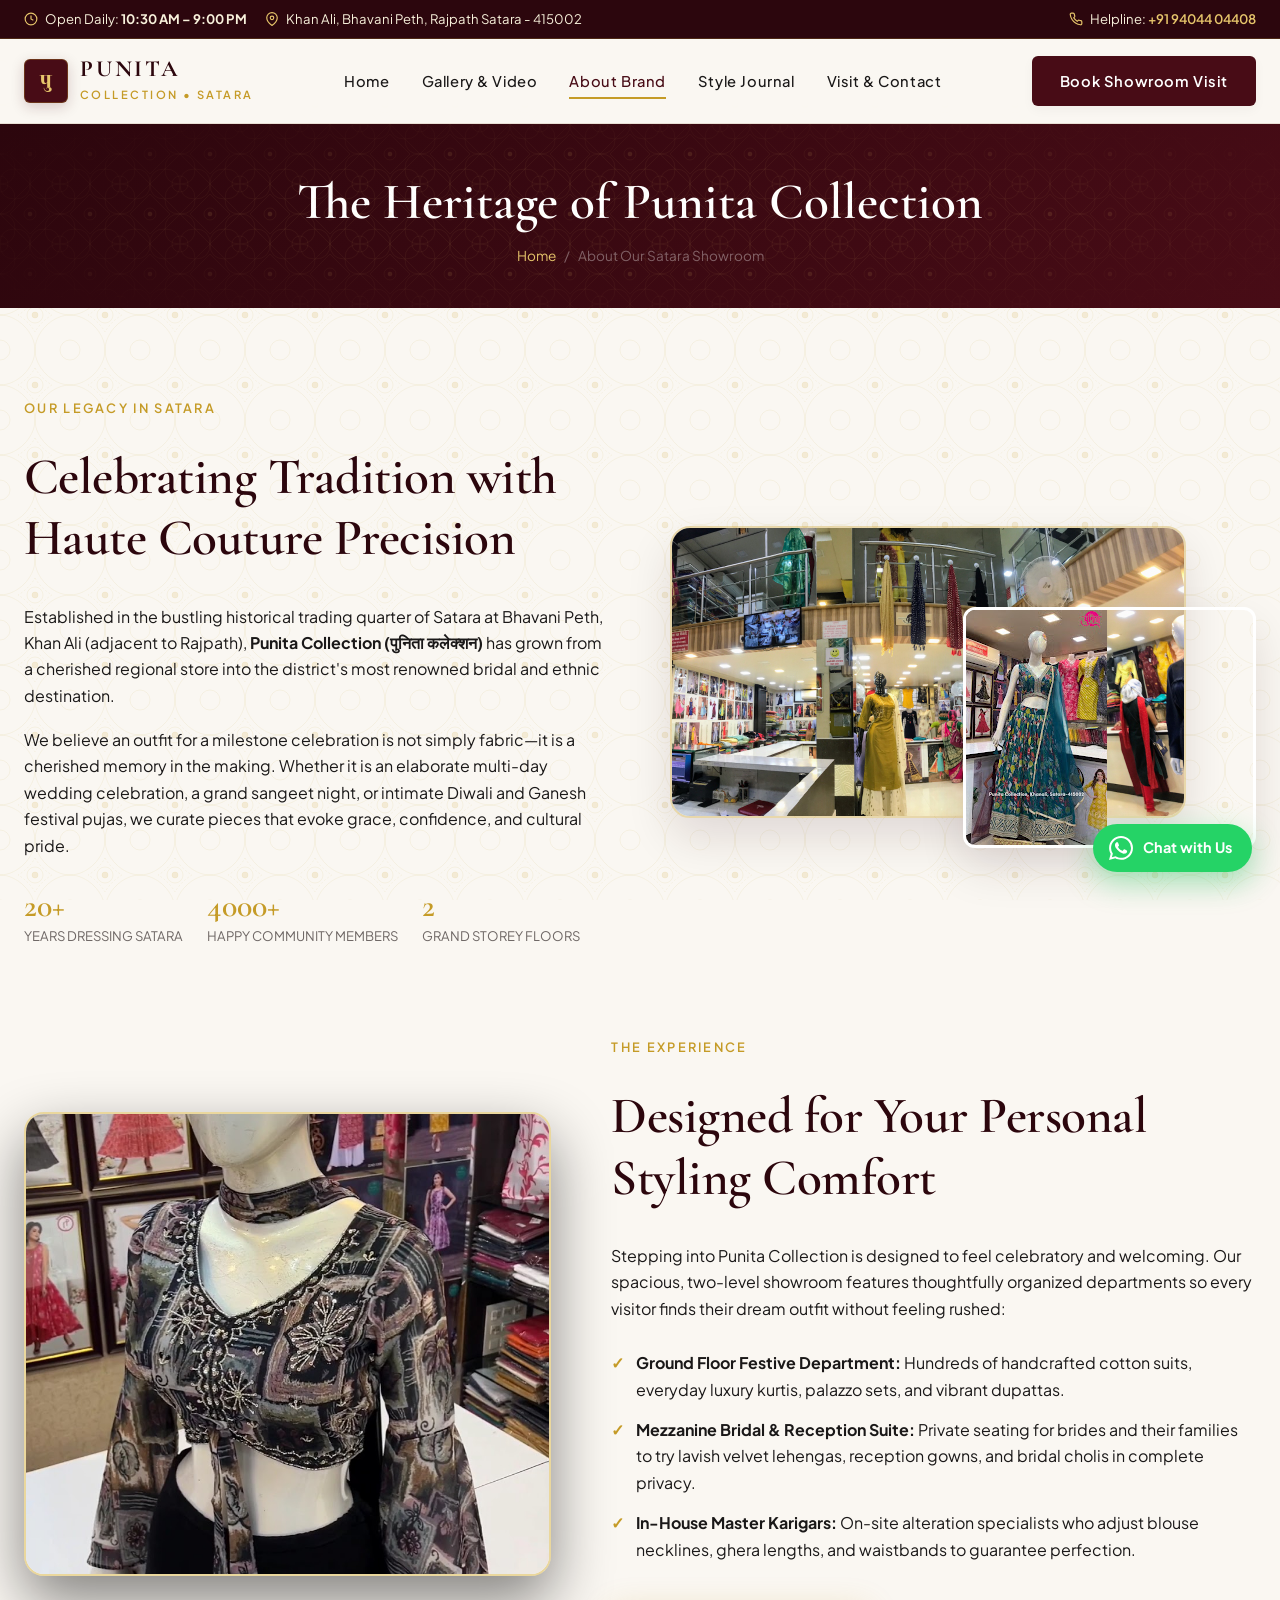
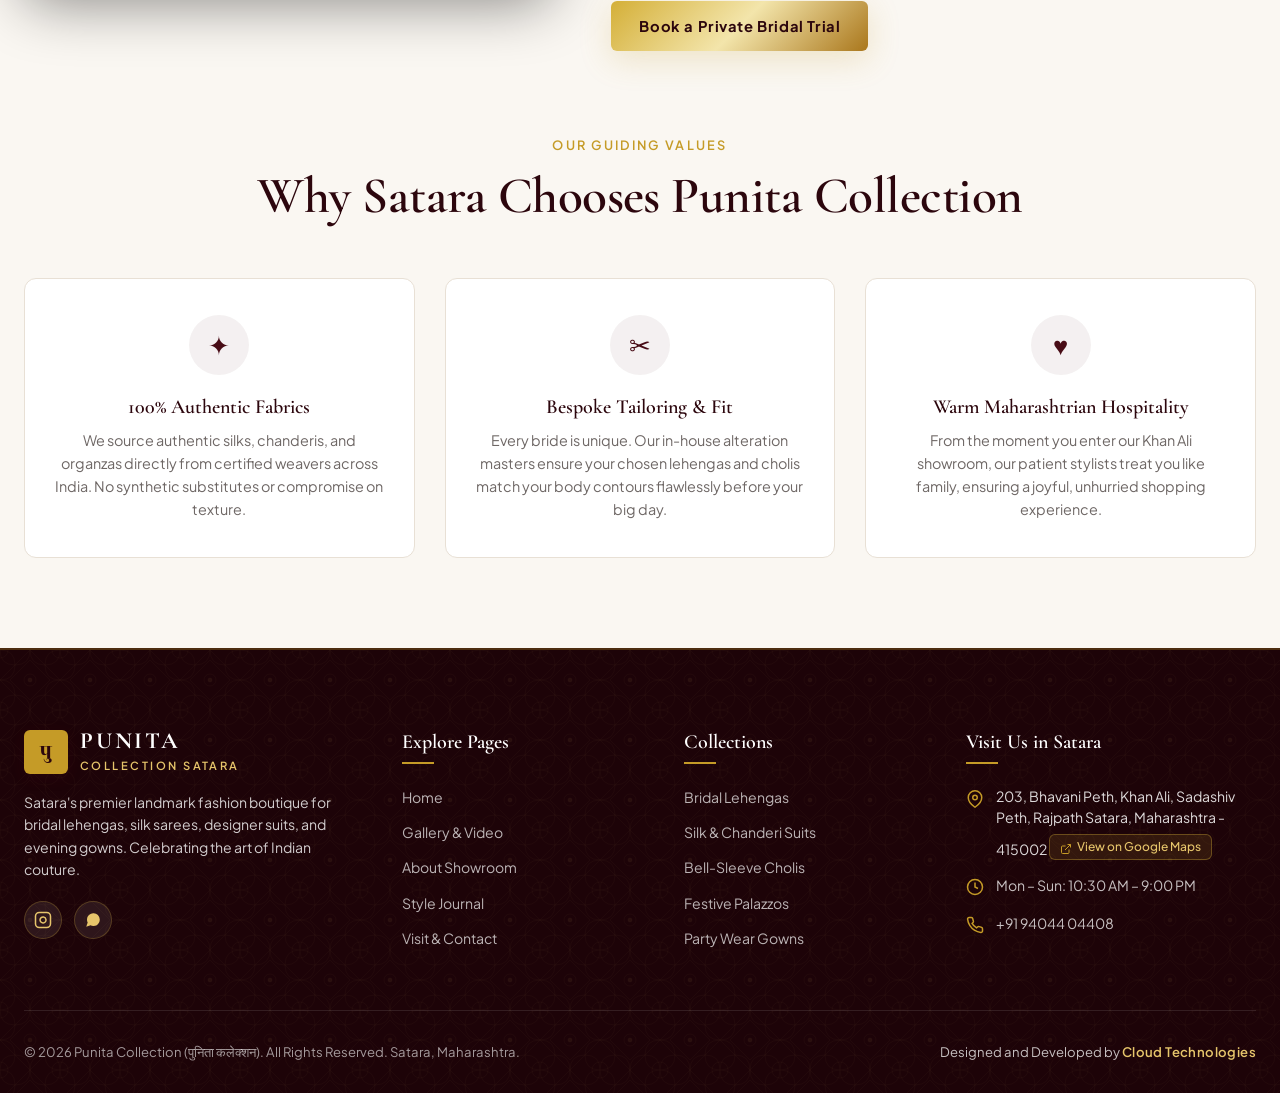
<file: about.html>
<!DOCTYPE html>
<html lang="en">
<head>
  <meta charset="UTF-8">
  <meta name="viewport" content="width=device-width, initial-scale=1.0">
  <title>About Us | PUNITA COLLECTION Satara Heritage & Craftsmanship</title>
  <meta name="description" content="Learn about Punita Collection (पुनिता कलेक्शन), Satara's iconic 2-storey bridal and ethnic boutique in Bhavani Peth, Khan Ali. Discover our fabric heritage, master tailoring, and bridal lounge.">
  <link rel="stylesheet" href="assets/css/style.css">
  <link rel="icon" href="assets/images/media_1789280093212.png" type="image/png">
</head>
<body>

  <!-- TOP ANNOUNCEMENT BAR -->
  <div class="announcement-bar">
    <div class="container">
      <div class="announcement-left">
        <div class="announcement-item">
          <svg viewBox="0 0 24 24" fill="none" stroke="currentColor" stroke-width="2"><circle cx="12" cy="12" r="10"/><polyline points="12 6 12 12 16 14"/></svg>
          <span>Open Daily: <strong>10:30 AM – 9:00 PM</strong></span>
        </div>
        <div class="announcement-item">
          <svg viewBox="0 0 24 24" fill="none" stroke="currentColor" stroke-width="2"><path d="M21 10c0 7-9 13-9 13s-9-6-9-13a9 9 0 0 1 18 0z"/><circle cx="12" cy="10" r="3"/></svg>
          <span>Khan Ali, Bhavani Peth, Rajpath Satara - 415002</span>
        </div>
      </div>
      <div class="announcement-right">
        <div class="announcement-item">
          <svg viewBox="0 0 24 24" fill="none" stroke="currentColor" stroke-width="2"><path d="M22 16.92v3a2 2 0 0 1-2.18 2 19.79 19.79 0 0 1-8.63-3.07 19.5 19.5 0 0 1-6-6 19.79 19.79 0 0 1-3.07-8.67A2 2 0 0 1 4.11 2h3a2 2 0 0 1 2 1.72 12.84 12.84 0 0 0 .7 2.81 2 2 0 0 1-.45 2.11L8.09 9.91a16 16 0 0 0 6 6l1.27-1.27a2 2 0 0 1 2.11-.45 12.84 12.84 0 0 0 2.81.7A2 2 0 0 1 22 16.92z"/></svg>
          <span>Helpline: <a href="tel:09404404408" class="announcement-highlight">+91 94044 04408</a></span>
        </div>
      </div>
    </div>
  </div>

  <!-- STICKY SITE HEADER -->
  <header class="site-header">
    <div class="container header-container">
      <a href="index.html" class="brand-logo">
        <div class="brand-emblem">पु</div>
        <div class="brand-text">
          <span class="brand-name">PUNITA</span>
          <span class="brand-sub">COLLECTION • SATARA</span>
        </div>
      </a>

      <nav class="nav-menu">
        <a href="index.html" class="nav-link">Home</a>
        <a href="gallery.html" class="nav-link">Gallery & Video</a>
        <a href="about.html" class="nav-link active">About Brand</a>
        <a href="blogs.html" class="nav-link">Style Journal</a>
        <a href="contact.html" class="nav-link">Visit & Contact</a>
      </nav>

      <div class="header-actions">
        <a href="contact.html" class="btn btn-primary header-cta">Book Showroom Visit</a>
        <button class="mobile-toggle" aria-label="Open Navigation Menu">
          <svg width="28" height="28" viewBox="0 0 24 24" fill="none" stroke="currentColor" stroke-width="2">
            <line x1="3" y1="12" x2="21" y2="12"/>
            <line x1="3" y1="6" x2="21" y2="6"/>
            <line x1="3" y1="18" x2="21" y2="18"/>
          </svg>
        </button>
      </div>
    </div>
  </header>

  <!-- MOBILE DRAWER -->
  <div class="drawer-overlay"></div>
  <aside class="mobile-drawer">
    <div class="drawer-header">
      <div class="brand-logo">
        <div class="brand-emblem">पु</div>
        <div class="brand-text">
          <span class="brand-name">PUNITA</span>
          <span class="brand-sub">COLLECTION SATARA</span>
        </div>
      </div>
      <button class="drawer-close" aria-label="Close Navigation">&times;</button>
    </div>
    <nav class="drawer-nav">
      <a href="index.html" class="nav-link">Home</a>
      <a href="gallery.html" class="nav-link">Gallery & Video Showcase</a>
      <a href="about.html" class="nav-link active">About Showroom</a>
      <a href="blogs.html" class="nav-link">Style Journal & Tips</a>
      <a href="contact.html" class="nav-link">Store Location & Contact</a>
    </nav>
    <div class="drawer-footer">
      <p style="font-size: 0.85rem; color: var(--color-muted); margin-bottom: 12px;">Khan Ali, Sadashiv Peth, Satara - 415002</p>
      <a href="tel:09404404408" class="btn btn-outline" style="width: 100%; margin-bottom: 10px;">Call Showroom</a>
      <a href="https://wa.me/919404404408" class="btn btn-whatsapp" style="width: 100%;">Chat on WhatsApp</a>
    </div>
  </aside>

  <!-- PAGE HEADER -->
  <section class="page-header">
    <div class="container">
      <h1 class="page-title">The Heritage of Punita Collection</h1>
      <div class="breadcrumbs">
        <a href="index.html">Home</a>
        <span>/</span>
        <span>About Our Satara Showroom</span>
      </div>
    </div>
  </section>

  <main class="about-section">
    <div class="container">
      <!-- Story Block 1 -->
      <div class="story-grid">
        <div class="story-text">
          <span class="eyebrow">Our Legacy in Satara</span>
          <h2 class="section-title">Celebrating Tradition with Haute Couture Precision</h2>
          <p>
            Established in the bustling historical trading quarter of Satara at Bhavani Peth, Khan Ali (adjacent to Rajpath), <strong>Punita Collection (पुनिता कलेक्शन)</strong> has grown from a cherished regional store into the district's most renowned bridal and ethnic destination.
          </p>
          <p>
            We believe an outfit for a milestone celebration is not simply fabric—it is a cherished memory in the making. Whether it is an elaborate multi-day wedding celebration, a grand sangeet night, or intimate Diwali and Ganesh festival pujas, we curate pieces that evoke grace, confidence, and cultural pride.
          </p>
          <div style="display: flex; gap: 24px; margin-top: 10px;">
            <div>
              <h4 style="font-size: 2rem; color: var(--color-gold); font-family: var(--font-serif);">20+</h4>
              <p style="font-size: 0.82rem; color: var(--color-muted); text-transform: uppercase;">Years Dressing Satara</p>
            </div>
            <div>
              <h4 style="font-size: 2rem; color: var(--color-gold); font-family: var(--font-serif);">4000+</h4>
              <p style="font-size: 0.82rem; color: var(--color-muted); text-transform: uppercase;">Happy Community Members</p>
            </div>
            <div>
              <h4 style="font-size: 2rem; color: var(--color-gold); font-family: var(--font-serif);">2</h4>
              <p style="font-size: 0.82rem; color: var(--color-muted); text-transform: uppercase;">Grand Storey Floors</p>
            </div>
          </div>
        </div>

        <div class="story-media">
          <div class="story-media-stack">
            <div class="story-media-main">
              <img src="assets/images/punita_store_interior.jpg" alt="Punita Collection Showroom Interior Satara">
            </div>
            <div class="story-media-sub">
              <img src="assets/images/media_1789280093212.png" alt="Bridal Mannequin Display">
            </div>
          </div>
        </div>
      </div>

      <!-- Story Block 2: The Two-Story Sanctuary -->
      <div class="story-grid" style="grid-template-columns: 0.9fr 1.1fr; margin-bottom: 80px;">
        <div class="story-media" style="order: 1;">
          <div class="visual-frame" style="height: auto;">
            <img src="assets/images/punita_hero_feature.jpg" alt="Punita Collection Modern Ethnic Silhouette">
          </div>
        </div>

        <div class="story-text" style="order: 2;">
          <span class="eyebrow">The Experience</span>
          <h2 class="section-title">Designed for Your Personal Styling Comfort</h2>
          <p>
            Stepping into Punita Collection is designed to feel celebratory and welcoming. Our spacious, two-level showroom features thoughtfully organized departments so every visitor finds their dream outfit without feeling rushed:
          </p>
          <ul style="display: flex; flex-direction: column; gap: 14px; margin-top: 10px;">
            <li style="display: flex; gap: 12px;">
              <span style="color: var(--color-gold); font-weight: bold;">&#10003;</span>
              <span><strong>Ground Floor Festive Department:</strong> Hundreds of handcrafted cotton suits, everyday luxury kurtis, palazzo sets, and vibrant dupattas.</span>
            </li>
            <li style="display: flex; gap: 12px;">
              <span style="color: var(--color-gold); font-weight: bold;">&#10003;</span>
              <span><strong>Mezzanine Bridal & Reception Suite:</strong> Private seating for brides and their families to try lavish velvet lehengas, reception gowns, and bridal cholis in complete privacy.</span>
            </li>
            <li style="display: flex; gap: 12px;">
              <span style="color: var(--color-gold); font-weight: bold;">&#10003;</span>
              <span><strong>In-House Master Karigars:</strong> On-site alteration specialists who adjust blouse necklines, ghera lengths, and waistbands to guarantee perfection.</span>
            </li>
          </ul>

          <div style="margin-top: 20px;">
            <a href="contact.html" class="btn btn-gold">Book a Private Bridal Trial</a>
          </div>
        </div>
      </div>

      <!-- Core Brand Pillars -->
      <div class="section-header" style="margin-top: 60px;">
        <span class="eyebrow">Our Guiding Values</span>
        <h2 class="section-title">Why Satara Chooses Punita Collection</h2>
      </div>

      <div class="values-grid">
        <div class="value-card">
          <div class="value-icon">&#10022;</div>
          <h4>100% Authentic Fabrics</h4>
          <p>We source authentic silks, chanderis, and organzas directly from certified weavers across India. No synthetic substitutes or compromise on texture.</p>
        </div>

        <div class="value-card">
          <div class="value-icon">&#9986;</div>
          <h4>Bespoke Tailoring & Fit</h4>
          <p>Every bride is unique. Our in-house alteration masters ensure your chosen lehengas and cholis match your body contours flawlessly before your big day.</p>
        </div>

        <div class="value-card">
          <div class="value-icon">&#9829;</div>
          <h4>Warm Maharashtrian Hospitality</h4>
          <p>From the moment you enter our Khan Ali showroom, our patient stylists treat you like family, ensuring a joyful, unhurried shopping experience.</p>
        </div>
      </div>
    </div>
  </main>

  <!-- LUXURY FOOTER -->
  <footer class="site-footer">
    <div class="container">
      <div class="footer-grid">
        <div class="footer-col">
          <div class="brand-logo" style="margin-bottom: 16px;">
            <div class="brand-emblem" style="background: var(--color-gold); color: var(--color-burgundy-dark);">पु</div>
            <div class="brand-text">
              <span class="brand-name" style="color: var(--color-white);">PUNITA</span>
              <span class="brand-sub" style="color: var(--color-gold-light);">COLLECTION SATARA</span>
            </div>
          </div>
          <p style="font-size: 0.88rem; line-height: 1.6; margin-bottom: 20px;">
            Satara's premier landmark fashion boutique for bridal lehengas, silk sarees, designer suits, and evening gowns. Celebrating the art of Indian couture.
          </p>
          <div class="footer-socials">
            <a href="https://www.instagram.com/punitacollection/?hl=en" target="_blank" rel="noopener" class="social-btn" title="Instagram">
              <svg width="18" height="18" viewBox="0 0 24 24" fill="none" stroke="currentColor" stroke-width="2"><rect x="2" y="2" width="20" height="20" rx="5" ry="5"/><path d="M16 11.37A4 4 0 1 1 12.63 8 4 4 0 0 1 16 11.37z"/><line x1="17.5" y1="6.5" x2="17.51" y2="6.5"/></svg>
            </a>
            <a href="https://wa.me/919404404408" target="_blank" rel="noopener" class="social-btn" title="WhatsApp">
              <svg width="18" height="18" viewBox="0 0 24 24" fill="currentColor"><path d="M21 11.5a8.38 8.38 0 0 1-.9 3.8 8.5 8.5 0 0 1-7.6 4.7 8.38 8.38 0 0 1-3.8-.9L3 21l1.9-5.7a8.38 8.38 0 0 1-.9-3.8 8.5 8.5 0 0 1 4.7-7.6 8.38 8.38 0 0 1 3.8-.9h.5a8.48 8.48 0 0 1 8 8v.5z"/></svg>
            </a>
          </div>
        </div>

        <div class="footer-col">
          <h4>Explore Pages</h4>
          <div class="footer-links">
            <a href="index.html">Home</a>
            <a href="gallery.html">Gallery & Video</a>
            <a href="about.html">About Showroom</a>
            <a href="blogs.html">Style Journal</a>
            <a href="contact.html">Visit & Contact</a>
          </div>
        </div>

        <div class="footer-col">
          <h4>Collections</h4>
          <div class="footer-links">
            <a href="gallery.html">Bridal Lehengas</a>
            <a href="gallery.html">Silk & Chanderi Suits</a>
            <a href="gallery.html">Bell-Sleeve Cholis</a>
            <a href="gallery.html">Festive Palazzos</a>
            <a href="gallery.html">Party Wear Gowns</a>
          </div>
        </div>

        <div class="footer-col">
          <h4>Visit Us in Satara</h4>
          <div class="footer-contact-item">
            <svg width="18" height="18" viewBox="0 0 24 24" fill="none" stroke="currentColor" stroke-width="2"><path d="M21 10c0 7-9 13-9 13s-9-6-9-13a9 9 0 0 1 18 0z"/><circle cx="12" cy="10" r="3"/></svg>
            <a href="https://maps.google.com/?q=Punita+Collection,+203,+Bhavani+Peth,+Khan+Ali,+Sadashiv+Peth,+Rajpath+Satara,+Maharashtra+415002" target="_blank" rel="noopener" class="footer-address-link" title="Open Punita Collection in Google Maps">
              <span>203, Bhavani Peth, Khan Ali, Sadashiv Peth, Rajpath Satara, Maharashtra - 415002</span>
              <span class="maps-badge">
                <svg width="12" height="12" viewBox="0 0 24 24" fill="none" stroke="currentColor" stroke-width="2"><path d="M18 13v6a2 2 0 0 1-2 2H5a2 2 0 0 1-2-2V8a2 2 0 0 1 2-2h6"/><polyline points="15 3 21 3 21 9"/><line x1="10" y1="14" x2="21" y2="3"/></svg>
                View on Google Maps
              </span>
            </a>
          </div>
          <div class="footer-contact-item">
            <svg width="18" height="18" viewBox="0 0 24 24" fill="none" stroke="currentColor" stroke-width="2"><circle cx="12" cy="12" r="10"/><polyline points="12 6 12 12 16 14"/></svg>
            <span>Mon – Sun: 10:30 AM – 9:00 PM</span>
          </div>
          <div class="footer-contact-item">
            <svg width="18" height="18" viewBox="0 0 24 24" fill="none" stroke="currentColor" stroke-width="2"><path d="M22 16.92v3a2 2 0 0 1-2.18 2 19.79 19.79 0 0 1-8.63-3.07 19.5 19.5 0 0 1-6-6 19.79 19.79 0 0 1-3.07-8.67A2 2 0 0 1 4.11 2h3a2 2 0 0 1 2 1.72 12.84 12.84 0 0 0 .7 2.81 2 2 0 0 1-.45 2.11L8.09 9.91a16 16 0 0 0 6 6l1.27-1.27a2 2 0 0 1 2.11-.45 12.84 12.84 0 0 0 2.81.7A2 2 0 0 1 22 16.92z"/></svg>
            <a href="tel:09404404408">+91 94044 04408</a>
          </div>
        </div>
      </div>

      <div class="footer-bottom">
        <p>&copy; 2026 Punita Collection (पुनिता कलेक्शन). All Rights Reserved. Satara, Maharashtra.</p>
        <p class="developer-credit">Designed and Developed by <strong>Cloud Technologies</strong></p>
      </div>
    </div>
  </footer>

  <!-- FLOATING WHATSAPP BUTTON -->
  <a href="https://wa.me/919404404408?text=Hello%20Punita%20Collection%20Satara%2C%20I%20would%20like%20to%20know%20more%20about%20your%20bridal%20trials." target="_blank" rel="noopener" class="floating-whatsapp" title="Chat on WhatsApp">
    <svg viewBox="0 0 24 24">
      <path d="M20.52 3.449C18.24 1.245 15.24 0 12.045 0 5.463 0 .108 5.34.105 11.907c0 2.096.549 4.14 1.595 5.945L0 24l6.335-1.652c1.746.95 3.71 1.45 5.705 1.452h.005c6.581 0 11.936-5.342 11.939-11.91 0-3.184-1.24-6.177-3.464-8.441zM12.045 21.79c-1.777 0-3.518-.477-5.042-1.381l-.362-.214-3.754.981.999-3.649-.236-.374A9.86 9.86 0 0 1 2.09 11.91c0-5.464 4.466-9.914 9.96-9.914 2.659 0 5.158 1.033 7.037 2.908a9.868 9.868 0 0 1 2.915 7.014c-.004 5.466-4.47 9.916-9.957 9.916zm5.462-7.447c-.299-.149-1.771-.873-2.046-.973-.275-.099-.475-.149-.675.15-.2.299-.774.973-.95 1.173-.174.198-.349.224-.648.075-.299-.15-1.262-.465-2.404-1.484-.888-.793-1.488-1.773-1.662-2.072-.175-.3-.019-.462.13-.611.136-.134.299-.349.449-.524.15-.174.199-.299.299-.498.099-.2.05-.374-.025-.524-.075-.15-.674-1.625-.924-2.222-.243-.583-.49-.504-.674-.513l-.574-.01c-.2 0-.524.075-.798.374-.275.299-1.05 1.026-1.05 2.502 0 1.474 1.074 2.898 1.224 3.097.15.2 2.115 3.23 5.123 4.532.716.31 1.275.495 1.71.634.72.229 1.375.197 1.894.12.578-.087 1.771-.724 2.021-1.422.25-.698.25-1.297.175-1.422-.075-.125-.275-.2-.574-.349z"/>
    </svg>
    <span>Chat with Us</span>
  </a>

  <!-- TOAST NOTIFICATION -->
  <div class="toast-alert"></div>

  <script src="assets/js/main.js"></script>
</body>
</html>
</file>
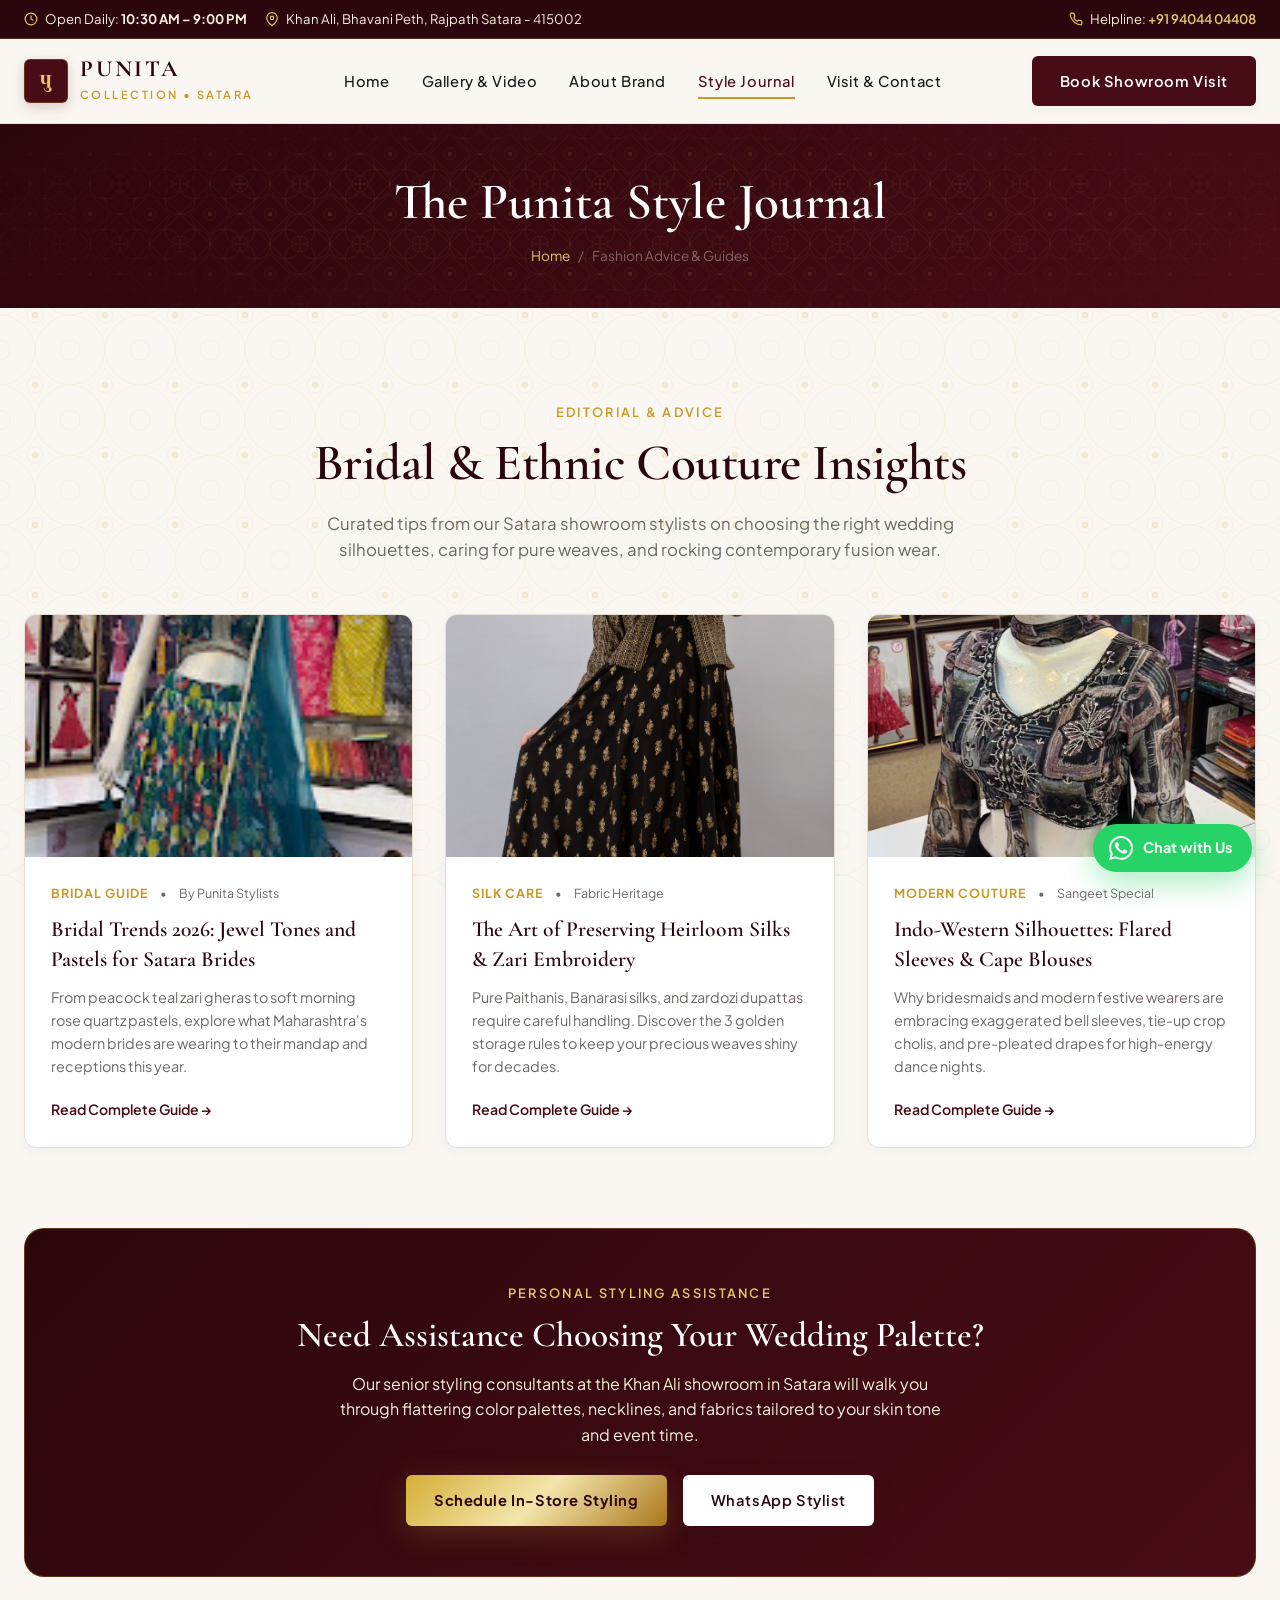
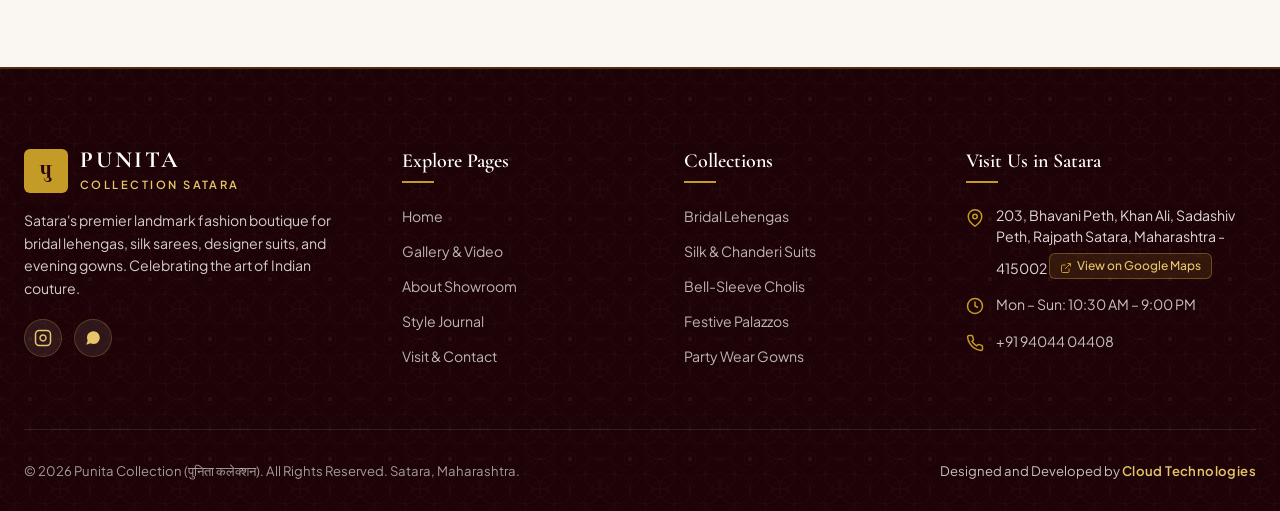
<file: blogs.html>
<!DOCTYPE html>
<html lang="en">
<head>
  <meta charset="UTF-8">
  <meta name="viewport" content="width=device-width, initial-scale=1.0">
  <title>Fashion Journal & Styling Guides | PUNITA COLLECTION Satara</title>
  <meta name="description" content="Read expert bridal fashion advice, saree preservation techniques, and festive styling trends from the master stylists at Punita Collection, Satara.">
  <link rel="stylesheet" href="assets/css/style.css">
  <link rel="icon" href="assets/images/media_1789280093212.png" type="image/png">
</head>
<body>

  <!-- TOP ANNOUNCEMENT BAR -->
  <div class="announcement-bar">
    <div class="container">
      <div class="announcement-left">
        <div class="announcement-item">
          <svg viewBox="0 0 24 24" fill="none" stroke="currentColor" stroke-width="2"><circle cx="12" cy="12" r="10"/><polyline points="12 6 12 12 16 14"/></svg>
          <span>Open Daily: <strong>10:30 AM – 9:00 PM</strong></span>
        </div>
        <div class="announcement-item">
          <svg viewBox="0 0 24 24" fill="none" stroke="currentColor" stroke-width="2"><path d="M21 10c0 7-9 13-9 13s-9-6-9-13a9 9 0 0 1 18 0z"/><circle cx="12" cy="10" r="3"/></svg>
          <span>Khan Ali, Bhavani Peth, Rajpath Satara - 415002</span>
        </div>
      </div>
      <div class="announcement-right">
        <div class="announcement-item">
          <svg viewBox="0 0 24 24" fill="none" stroke="currentColor" stroke-width="2"><path d="M22 16.92v3a2 2 0 0 1-2.18 2 19.79 19.79 0 0 1-8.63-3.07 19.5 19.5 0 0 1-6-6 19.79 19.79 0 0 1-3.07-8.67A2 2 0 0 1 4.11 2h3a2 2 0 0 1 2 1.72 12.84 12.84 0 0 0 .7 2.81 2 2 0 0 1-.45 2.11L8.09 9.91a16 16 0 0 0 6 6l1.27-1.27a2 2 0 0 1 2.11-.45 12.84 12.84 0 0 0 2.81.7A2 2 0 0 1 22 16.92z"/></svg>
          <span>Helpline: <a href="tel:09404404408" class="announcement-highlight">+91 94044 04408</a></span>
        </div>
      </div>
    </div>
  </div>

  <!-- STICKY SITE HEADER -->
  <header class="site-header">
    <div class="container header-container">
      <a href="index.html" class="brand-logo">
        <div class="brand-emblem">पु</div>
        <div class="brand-text">
          <span class="brand-name">PUNITA</span>
          <span class="brand-sub">COLLECTION • SATARA</span>
        </div>
      </a>

      <nav class="nav-menu">
        <a href="index.html" class="nav-link">Home</a>
        <a href="gallery.html" class="nav-link">Gallery & Video</a>
        <a href="about.html" class="nav-link">About Brand</a>
        <a href="blogs.html" class="nav-link active">Style Journal</a>
        <a href="contact.html" class="nav-link">Visit & Contact</a>
      </nav>

      <div class="header-actions">
        <a href="contact.html" class="btn btn-primary header-cta">Book Showroom Visit</a>
        <button class="mobile-toggle" aria-label="Open Navigation Menu">
          <svg width="28" height="28" viewBox="0 0 24 24" fill="none" stroke="currentColor" stroke-width="2">
            <line x1="3" y1="12" x2="21" y2="12"/>
            <line x1="3" y1="6" x2="21" y2="6"/>
            <line x1="3" y1="18" x2="21" y2="18"/>
          </svg>
        </button>
      </div>
    </div>
  </header>

  <!-- MOBILE DRAWER -->
  <div class="drawer-overlay"></div>
  <aside class="mobile-drawer">
    <div class="drawer-header">
      <div class="brand-logo">
        <div class="brand-emblem">पु</div>
        <div class="brand-text">
          <span class="brand-name">PUNITA</span>
          <span class="brand-sub">COLLECTION SATARA</span>
        </div>
      </div>
      <button class="drawer-close" aria-label="Close Navigation">&times;</button>
    </div>
    <nav class="drawer-nav">
      <a href="index.html" class="nav-link">Home</a>
      <a href="gallery.html" class="nav-link">Gallery & Video Showcase</a>
      <a href="about.html" class="nav-link">About Showroom</a>
      <a href="blogs.html" class="nav-link active">Style Journal & Tips</a>
      <a href="contact.html" class="nav-link">Store Location & Contact</a>
    </nav>
    <div class="drawer-footer">
      <p style="font-size: 0.85rem; color: var(--color-muted); margin-bottom: 12px;">Khan Ali, Sadashiv Peth, Satara - 415002</p>
      <a href="tel:09404404408" class="btn btn-outline" style="width: 100%; margin-bottom: 10px;">Call Showroom</a>
      <a href="https://wa.me/919404404408" class="btn btn-whatsapp" style="width: 100%;">Chat on WhatsApp</a>
    </div>
  </aside>

  <!-- PAGE HEADER -->
  <section class="page-header">
    <div class="container">
      <h1 class="page-title">The Punita Style Journal</h1>
      <div class="breadcrumbs">
        <a href="index.html">Home</a>
        <span>/</span>
        <span>Fashion Advice & Guides</span>
      </div>
    </div>
  </section>

  <main class="blogs-section">
    <div class="container">
      <div class="section-header">
        <span class="eyebrow">Editorial & Advice</span>
        <h2 class="section-title">Bridal & Ethnic Couture Insights</h2>
        <p class="section-subtitle">Curated tips from our Satara showroom stylists on choosing the right wedding silhouettes, caring for pure weaves, and rocking contemporary fusion wear.</p>
      </div>

      <div class="blogs-grid">
        <!-- Blog 1 -->
        <article class="blog-card">
          <div class="blog-thumb">
            <img src="assets/images/media_1789280093212.png" alt="Bridal Lehengas Satara 2026 Trends">
          </div>
          <div class="blog-content">
            <div class="blog-meta">
              <span class="category">Bridal Guide</span>
              <span>•</span>
              <span>By Punita Stylists</span>
            </div>
            <h3 class="blog-title">Bridal Trends 2026: Jewel Tones and Pastels for Satara Brides</h3>
            <p class="blog-excerpt">
              From peacock teal zari gheras to soft morning rose quartz pastels, explore what Maharashtra's modern brides are wearing to their mandap and receptions this year.
            </p>
            <a href="#" class="read-more-btn" data-blog-id="bridal2026">
              Read Complete Guide &rarr;
            </a>
          </div>
        </article>

        <!-- Blog 2 -->
        <article class="blog-card">
          <div class="blog-thumb">
            <img src="assets/images/punita_real_7.jpg" alt="Preserving Silk Sarees and Heirloom Dupattas">
          </div>
          <div class="blog-content">
            <div class="blog-meta">
              <span class="category">Silk Care</span>
              <span>•</span>
              <span>Fabric Heritage</span>
            </div>
            <h3 class="blog-title">The Art of Preserving Heirloom Silks & Zari Embroidery</h3>
            <p class="blog-excerpt">
              Pure Paithanis, Banarasi silks, and zardozi dupattas require careful handling. Discover the 3 golden storage rules to keep your precious weaves shiny for decades.
            </p>
            <a href="#" class="read-more-btn" data-blog-id="sareeCare">
              Read Complete Guide &rarr;
            </a>
          </div>
        </article>

        <!-- Blog 3 -->
        <article class="blog-card">
          <div class="blog-thumb">
            <img src="assets/images/punita_hero_feature.jpg" alt="Indo-Western Bell Sleeve Crop Choli Fashion">
          </div>
          <div class="blog-content">
            <div class="blog-meta">
              <span class="category">Modern Couture</span>
              <span>•</span>
              <span>Sangeet Special</span>
            </div>
            <h3 class="blog-title">Indo-Western Silhouettes: Flared Sleeves & Cape Blouses</h3>
            <p class="blog-excerpt">
              Why bridesmaids and modern festive wearers are embracing exaggerated bell sleeves, tie-up crop cholis, and pre-pleated drapes for high-energy dance nights.
            </p>
            <a href="#" class="read-more-btn" data-blog-id="indowestern">
              Read Complete Guide &rarr;
            </a>
          </div>
        </article>
      </div>

      <!-- Styling Consultation Banner -->
      <div style="margin-top: 80px; background: linear-gradient(135deg, var(--color-burgundy-dark), var(--color-burgundy)); color: var(--color-white); padding: 50px 40px; border-radius: var(--radius-lg); text-align: center; border: 1px solid var(--color-gold-border);">
        <span class="eyebrow" style="color: var(--color-gold-light);">Personal Styling Assistance</span>
        <h3 style="font-size: 2.2rem; color: var(--color-white); margin-bottom: 14px;">Need Assistance Choosing Your Wedding Palette?</h3>
        <p style="color: var(--color-gold-pale); max-width: 620px; margin: 0 auto 28px; line-height: 1.6;">
          Our senior styling consultants at the Khan Ali showroom in Satara will walk you through flattering color palettes, necklines, and fabrics tailored to your skin tone and event time.
        </p>
        <div style="display: flex; justify-content: center; gap: 16px; flex-wrap: wrap;">
          <a href="contact.html" class="btn btn-gold">Schedule In-Store Styling</a>
          <a href="https://wa.me/919404404408?text=Hello%20Punita%20Collection%2C%20I%20would%20like%20a%20styling%20recommendation%20for%20an%20upcoming%20wedding." target="_blank" rel="noopener" class="btn btn-white">WhatsApp Stylist</a>
        </div>
      </div>
    </div>
  </main>

  <!-- BLOG READING MODAL -->
  <div class="blog-modal">
    <div class="blog-modal-box">
      <button class="blog-modal-close" aria-label="Close Article">&times;</button>
      <span class="eyebrow blog-modal-category">Editorial</span>
      <h2 class="blog-modal-title" style="font-size: 2rem; margin-bottom: 24px; color: var(--color-burgundy-dark);">Article Title</h2>
      <div class="blog-modal-body" style="color: var(--color-charcoal); line-height: 1.7; font-size: 0.95rem;">
        <!-- Injected via JS -->
      </div>
      <div style="margin-top: 30px; padding-top: 20px; border-top: 1px solid var(--color-border); display: flex; justify-content: space-between; align-items: center; flex-wrap: wrap; gap: 14px;">
        <span style="font-size: 0.85rem; color: var(--color-muted);">Punita Collection • Khan Ali, Satara</span>
        <a href="contact.html" class="btn btn-primary btn-sm">Visit Showroom</a>
      </div>
    </div>
  </div>

  <!-- LUXURY FOOTER -->
  <footer class="site-footer">
    <div class="container">
      <div class="footer-grid">
        <div class="footer-col">
          <div class="brand-logo" style="margin-bottom: 16px;">
            <div class="brand-emblem" style="background: var(--color-gold); color: var(--color-burgundy-dark);">पु</div>
            <div class="brand-text">
              <span class="brand-name" style="color: var(--color-white);">PUNITA</span>
              <span class="brand-sub" style="color: var(--color-gold-light);">COLLECTION SATARA</span>
            </div>
          </div>
          <p style="font-size: 0.88rem; line-height: 1.6; margin-bottom: 20px;">
            Satara's premier landmark fashion boutique for bridal lehengas, silk sarees, designer suits, and evening gowns. Celebrating the art of Indian couture.
          </p>
          <div class="footer-socials">
            <a href="https://www.instagram.com/punitacollection/?hl=en" target="_blank" rel="noopener" class="social-btn" title="Instagram">
              <svg width="18" height="18" viewBox="0 0 24 24" fill="none" stroke="currentColor" stroke-width="2"><rect x="2" y="2" width="20" height="20" rx="5" ry="5"/><path d="M16 11.37A4 4 0 1 1 12.63 8 4 4 0 0 1 16 11.37z"/><line x1="17.5" y1="6.5" x2="17.51" y2="6.5"/></svg>
            </a>
            <a href="https://wa.me/919404404408" target="_blank" rel="noopener" class="social-btn" title="WhatsApp">
              <svg width="18" height="18" viewBox="0 0 24 24" fill="currentColor"><path d="M21 11.5a8.38 8.38 0 0 1-.9 3.8 8.5 8.5 0 0 1-7.6 4.7 8.38 8.38 0 0 1-3.8-.9L3 21l1.9-5.7a8.38 8.38 0 0 1-.9-3.8 8.5 8.5 0 0 1 4.7-7.6 8.38 8.38 0 0 1 3.8-.9h.5a8.48 8.48 0 0 1 8 8v.5z"/></svg>
            </a>
          </div>
        </div>

        <div class="footer-col">
          <h4>Explore Pages</h4>
          <div class="footer-links">
            <a href="index.html">Home</a>
            <a href="gallery.html">Gallery & Video</a>
            <a href="about.html">About Showroom</a>
            <a href="blogs.html">Style Journal</a>
            <a href="contact.html">Visit & Contact</a>
          </div>
        </div>

        <div class="footer-col">
          <h4>Collections</h4>
          <div class="footer-links">
            <a href="gallery.html">Bridal Lehengas</a>
            <a href="gallery.html">Silk & Chanderi Suits</a>
            <a href="gallery.html">Bell-Sleeve Cholis</a>
            <a href="gallery.html">Festive Palazzos</a>
            <a href="gallery.html">Party Wear Gowns</a>
          </div>
        </div>

        <div class="footer-col">
          <h4>Visit Us in Satara</h4>
          <div class="footer-contact-item">
            <svg width="18" height="18" viewBox="0 0 24 24" fill="none" stroke="currentColor" stroke-width="2"><path d="M21 10c0 7-9 13-9 13s-9-6-9-13a9 9 0 0 1 18 0z"/><circle cx="12" cy="10" r="3"/></svg>
            <a href="https://maps.google.com/?q=Punita+Collection,+203,+Bhavani+Peth,+Khan+Ali,+Sadashiv+Peth,+Rajpath+Satara,+Maharashtra+415002" target="_blank" rel="noopener" class="footer-address-link" title="Open Punita Collection in Google Maps">
              <span>203, Bhavani Peth, Khan Ali, Sadashiv Peth, Rajpath Satara, Maharashtra - 415002</span>
              <span class="maps-badge">
                <svg width="12" height="12" viewBox="0 0 24 24" fill="none" stroke="currentColor" stroke-width="2"><path d="M18 13v6a2 2 0 0 1-2 2H5a2 2 0 0 1-2-2V8a2 2 0 0 1 2-2h6"/><polyline points="15 3 21 3 21 9"/><line x1="10" y1="14" x2="21" y2="3"/></svg>
                View on Google Maps
              </span>
            </a>
          </div>
          <div class="footer-contact-item">
            <svg width="18" height="18" viewBox="0 0 24 24" fill="none" stroke="currentColor" stroke-width="2"><circle cx="12" cy="12" r="10"/><polyline points="12 6 12 12 16 14"/></svg>
            <span>Mon – Sun: 10:30 AM – 9:00 PM</span>
          </div>
          <div class="footer-contact-item">
            <svg width="18" height="18" viewBox="0 0 24 24" fill="none" stroke="currentColor" stroke-width="2"><path d="M22 16.92v3a2 2 0 0 1-2.18 2 19.79 19.79 0 0 1-8.63-3.07 19.5 19.5 0 0 1-6-6 19.79 19.79 0 0 1-3.07-8.67A2 2 0 0 1 4.11 2h3a2 2 0 0 1 2 1.72 12.84 12.84 0 0 0 .7 2.81 2 2 0 0 1-.45 2.11L8.09 9.91a16 16 0 0 0 6 6l1.27-1.27a2 2 0 0 1 2.11-.45 12.84 12.84 0 0 0 2.81.7A2 2 0 0 1 22 16.92z"/></svg>
            <a href="tel:09404404408">+91 94044 04408</a>
          </div>
        </div>
      </div>

      <div class="footer-bottom">
        <p>&copy; 2026 Punita Collection (पुनिता कलेक्शन). All Rights Reserved. Satara, Maharashtra.</p>
        <p class="developer-credit">Designed and Developed by <strong>Cloud Technologies</strong></p>
      </div>
    </div>
  </footer>

  <!-- FLOATING WHATSAPP BUTTON -->
  <a href="https://wa.me/919404404408?text=Hello%20Punita%20Collection%20Satara%2C%20I%20have%20a%20question%20regarding%20bridal%20styling." target="_blank" rel="noopener" class="floating-whatsapp" title="Chat on WhatsApp">
    <svg viewBox="0 0 24 24">
      <path d="M20.52 3.449C18.24 1.245 15.24 0 12.045 0 5.463 0 .108 5.34.105 11.907c0 2.096.549 4.14 1.595 5.945L0 24l6.335-1.652c1.746.95 3.71 1.45 5.705 1.452h.005c6.581 0 11.936-5.342 11.939-11.91 0-3.184-1.24-6.177-3.464-8.441zM12.045 21.79c-1.777 0-3.518-.477-5.042-1.381l-.362-.214-3.754.981.999-3.649-.236-.374A9.86 9.86 0 0 1 2.09 11.91c0-5.464 4.466-9.914 9.96-9.914 2.659 0 5.158 1.033 7.037 2.908a9.868 9.868 0 0 1 2.915 7.014c-.004 5.466-4.47 9.916-9.957 9.916zm5.462-7.447c-.299-.149-1.771-.873-2.046-.973-.275-.099-.475-.149-.675.15-.2.299-.774.973-.95 1.173-.174.198-.349.224-.648.075-.299-.15-1.262-.465-2.404-1.484-.888-.793-1.488-1.773-1.662-2.072-.175-.3-.019-.462.13-.611.136-.134.299-.349.449-.524.15-.174.199-.299.299-.498.099-.2.05-.374-.025-.524-.075-.15-.674-1.625-.924-2.222-.243-.583-.49-.504-.674-.513l-.574-.01c-.2 0-.524.075-.798.374-.275.299-1.05 1.026-1.05 2.502 0 1.474 1.074 2.898 1.224 3.097.15.2 2.115 3.23 5.123 4.532.716.31 1.275.495 1.71.634.72.229 1.375.197 1.894.12.578-.087 1.771-.724 2.021-1.422.25-.698.25-1.297.175-1.422-.075-.125-.275-.2-.574-.349z"/>
    </svg>
    <span>Chat with Us</span>
  </a>

  <!-- TOAST NOTIFICATION -->
  <div class="toast-alert"></div>

  <script src="assets/js/main.js"></script>
</body>
</html>
</file>
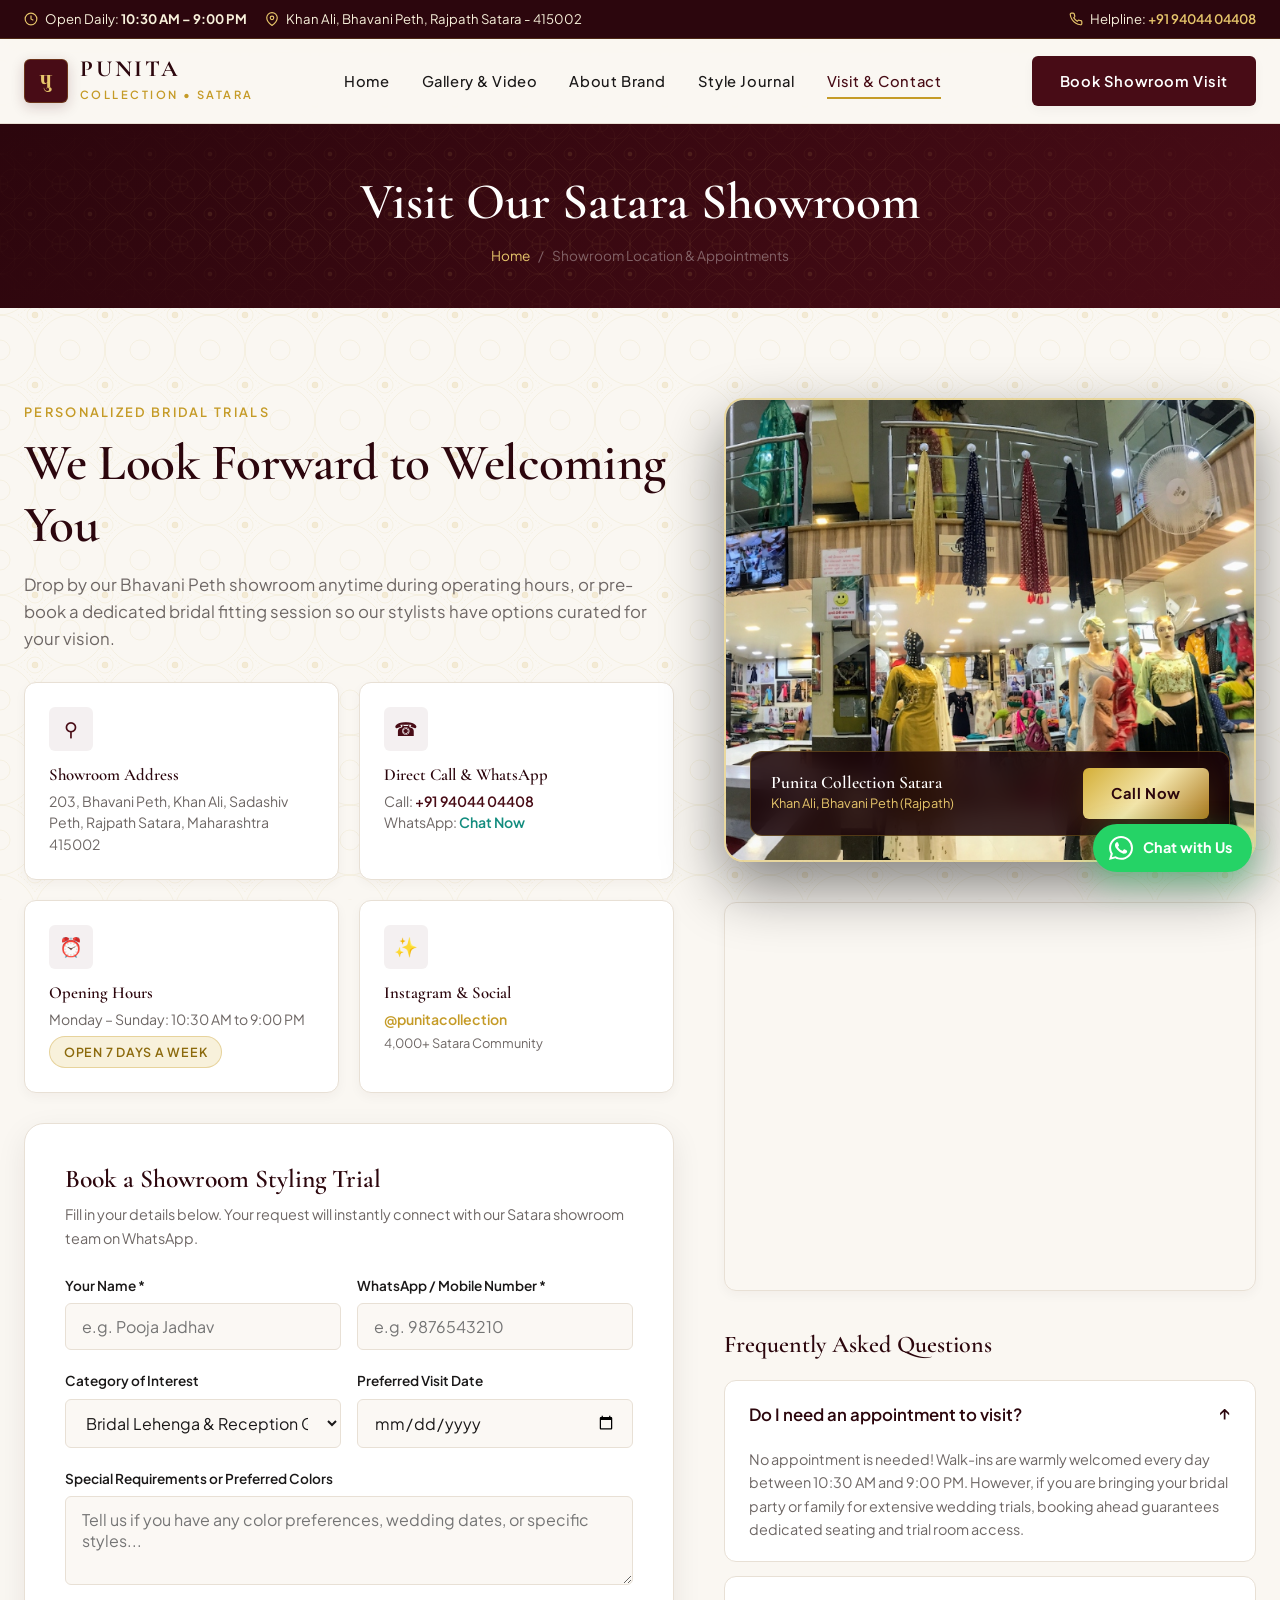
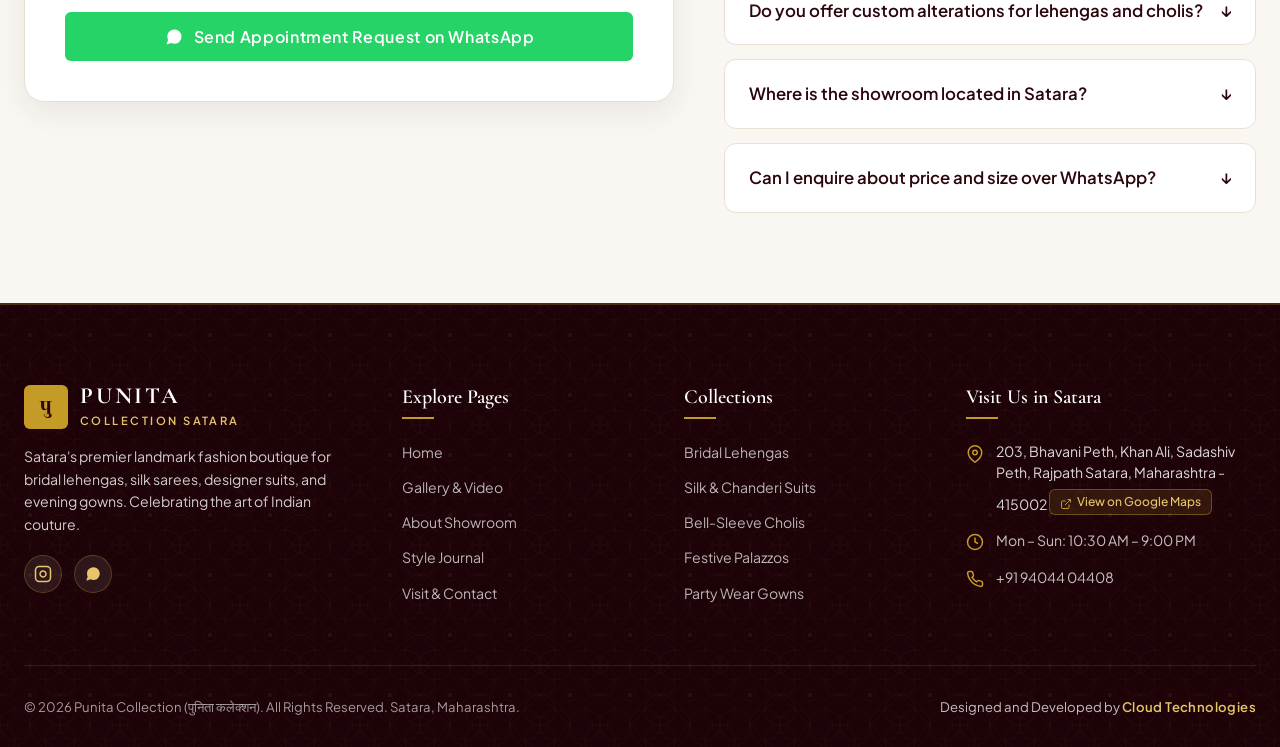
<file: contact.html>
<!DOCTYPE html>
<html lang="en">
<head>
  <meta charset="UTF-8">
  <meta name="viewport" content="width=device-width, initial-scale=1.0">
  <title>Visit & Contact Showroom | PUNITA COLLECTION Satara</title>
  <meta name="description" content="Visit Punita Collection in Satara at Khan Ali, Bhavani Peth, Rajpath. Book your bridal trial, get directions, or connect directly on WhatsApp (+91 94044 04408).">
  <link rel="stylesheet" href="assets/css/style.css">
  <link rel="icon" href="assets/images/media_1789280093212.png" type="image/png">
</head>
<body>

  <!-- TOP ANNOUNCEMENT BAR -->
  <div class="announcement-bar">
    <div class="container">
      <div class="announcement-left">
        <div class="announcement-item">
          <svg viewBox="0 0 24 24" fill="none" stroke="currentColor" stroke-width="2"><circle cx="12" cy="12" r="10"/><polyline points="12 6 12 12 16 14"/></svg>
          <span>Open Daily: <strong>10:30 AM – 9:00 PM</strong></span>
        </div>
        <div class="announcement-item">
          <svg viewBox="0 0 24 24" fill="none" stroke="currentColor" stroke-width="2"><path d="M21 10c0 7-9 13-9 13s-9-6-9-13a9 9 0 0 1 18 0z"/><circle cx="12" cy="10" r="3"/></svg>
          <span>Khan Ali, Bhavani Peth, Rajpath Satara - 415002</span>
        </div>
      </div>
      <div class="announcement-right">
        <div class="announcement-item">
          <svg viewBox="0 0 24 24" fill="none" stroke="currentColor" stroke-width="2"><path d="M22 16.92v3a2 2 0 0 1-2.18 2 19.79 19.79 0 0 1-8.63-3.07 19.5 19.5 0 0 1-6-6 19.79 19.79 0 0 1-3.07-8.67A2 2 0 0 1 4.11 2h3a2 2 0 0 1 2 1.72 12.84 12.84 0 0 0 .7 2.81 2 2 0 0 1-.45 2.11L8.09 9.91a16 16 0 0 0 6 6l1.27-1.27a2 2 0 0 1 2.11-.45 12.84 12.84 0 0 0 2.81.7A2 2 0 0 1 22 16.92z"/></svg>
          <span>Helpline: <a href="tel:09404404408" class="announcement-highlight">+91 94044 04408</a></span>
        </div>
      </div>
    </div>
  </div>

  <!-- STICKY SITE HEADER -->
  <header class="site-header">
    <div class="container header-container">
      <a href="index.html" class="brand-logo">
        <div class="brand-emblem">पु</div>
        <div class="brand-text">
          <span class="brand-name">PUNITA</span>
          <span class="brand-sub">COLLECTION • SATARA</span>
        </div>
      </a>

      <nav class="nav-menu">
        <a href="index.html" class="nav-link">Home</a>
        <a href="gallery.html" class="nav-link">Gallery & Video</a>
        <a href="about.html" class="nav-link">About Brand</a>
        <a href="blogs.html" class="nav-link">Style Journal</a>
        <a href="contact.html" class="nav-link active">Visit & Contact</a>
      </nav>

      <div class="header-actions">
        <a href="contact.html" class="btn btn-primary header-cta">Book Showroom Visit</a>
        <button class="mobile-toggle" aria-label="Open Navigation Menu">
          <svg width="28" height="28" viewBox="0 0 24 24" fill="none" stroke="currentColor" stroke-width="2">
            <line x1="3" y1="12" x2="21" y2="12"/>
            <line x1="3" y1="6" x2="21" y2="6"/>
            <line x1="3" y1="18" x2="21" y2="18"/>
          </svg>
        </button>
      </div>
    </div>
  </header>

  <!-- MOBILE DRAWER -->
  <div class="drawer-overlay"></div>
  <aside class="mobile-drawer">
    <div class="drawer-header">
      <div class="brand-logo">
        <div class="brand-emblem">पु</div>
        <div class="brand-text">
          <span class="brand-name">PUNITA</span>
          <span class="brand-sub">COLLECTION SATARA</span>
        </div>
      </div>
      <button class="drawer-close" aria-label="Close Navigation">&times;</button>
    </div>
    <nav class="drawer-nav">
      <a href="index.html" class="nav-link">Home</a>
      <a href="gallery.html" class="nav-link">Gallery & Video Showcase</a>
      <a href="about.html" class="nav-link">About Showroom</a>
      <a href="blogs.html" class="nav-link">Style Journal & Tips</a>
      <a href="contact.html" class="nav-link active">Store Location & Contact</a>
    </nav>
    <div class="drawer-footer">
      <p style="font-size: 0.85rem; color: var(--color-muted); margin-bottom: 12px;">Khan Ali, Sadashiv Peth, Satara - 415002</p>
      <a href="tel:09404404408" class="btn btn-outline" style="width: 100%; margin-bottom: 10px;">Call Showroom</a>
      <a href="https://wa.me/919404404408" class="btn btn-whatsapp" style="width: 100%;">Chat on WhatsApp</a>
    </div>
  </aside>

  <!-- PAGE HEADER -->
  <section class="page-header">
    <div class="container">
      <h1 class="page-title">Visit Our Satara Showroom</h1>
      <div class="breadcrumbs">
        <a href="index.html">Home</a>
        <span>/</span>
        <span>Showroom Location & Appointments</span>
      </div>
    </div>
  </section>

  <main class="contact-section">
    <div class="container">
      <div class="contact-grid">
        <!-- Left Col: Details & Booking Form -->
        <div>
          <div class="section-header text-left" style="margin-bottom: 30px;">
            <span class="eyebrow">Personalized Bridal Trials</span>
            <h2 class="section-title">We Look Forward to Welcoming You</h2>
            <p class="section-subtitle">
              Drop by our Bhavani Peth showroom anytime during operating hours, or pre-book a dedicated bridal fitting session so our stylists have options curated for your vision.
            </p>
          </div>

          <!-- Contact Info Cards -->
          <div class="contact-cards-grid">
            <div class="contact-card-box">
              <div class="icon">&#9906;</div>
              <h4>Showroom Address</h4>
              <p>203, Bhavani Peth, Khan Ali, Sadashiv Peth, Rajpath Satara, Maharashtra 415002</p>
            </div>

            <div class="contact-card-box">
              <div class="icon">&#9742;</div>
              <h4>Direct Call & WhatsApp</h4>
              <p>Call: <a href="tel:09404404408" style="color: var(--color-burgundy); font-weight: 600;">+91 94044 04408</a></p>
              <p>WhatsApp: <a href="https://wa.me/919404404408" style="color: var(--color-whatsapp-dark); font-weight: 600;">Chat Now</a></p>
            </div>

            <div class="contact-card-box">
              <div class="icon">&#9200;</div>
              <h4>Opening Hours</h4>
              <p>Monday – Sunday: 10:30 AM to 9:00 PM</p>
              <span class="badge-tag badge-gold" style="margin-top: 6px;">Open 7 Days a Week</span>
            </div>

            <div class="contact-card-box">
              <div class="icon">&#10024;</div>
              <h4>Instagram & Social</h4>
              <p><a href="https://www.instagram.com/punitacollection/?hl=en" target="_blank" rel="noopener" style="color: var(--color-gold); font-weight: 600;">@punitacollection</a></p>
              <p style="font-size: 0.8rem; margin-top: 4px;">4,000+ Satara Community</p>
            </div>
          </div>

          <!-- Booking Form -->
          <div class="booking-form-wrap">
            <h3 style="font-size: 1.6rem; color: var(--color-burgundy-dark); margin-bottom: 8px;">Book a Showroom Styling Trial</h3>
            <p style="color: var(--color-muted); font-size: 0.9rem; margin-bottom: 24px;">
              Fill in your details below. Your request will instantly connect with our Satara showroom team on WhatsApp.
            </p>

            <form id="bridalBookingForm">
              <div class="form-row">
                <div class="form-group">
                  <label class="form-label" for="clientName">Your Name *</label>
                  <input type="text" id="clientName" name="name" class="form-control" placeholder="e.g. Pooja Jadhav" required>
                </div>
                <div class="form-group">
                  <label class="form-label" for="clientPhone">WhatsApp / Mobile Number *</label>
                  <input type="tel" id="clientPhone" name="phone" class="form-control" placeholder="e.g. 9876543210" required>
                </div>
              </div>

              <div class="form-row">
                <div class="form-group">
                  <label class="form-label" for="serviceSelect">Category of Interest</label>
                  <select id="serviceSelect" name="service" class="form-control">
                    <option value="Bridal Lehenga & Ghera">Bridal Lehenga & Reception Ghera</option>
                    <option value="Festive Silk Suits & Kurtis">Festive Silk Suits & Kurtis</option>
                    <option value="Indo-Western & Bell-Sleeve Cholis">Indo-Western & Bell-Sleeve Cholis</option>
                    <option value="Bridesmaid / Family Group Styling">Bridesmaid / Family Group Styling</option>
                    <option value="Custom Alteration Consultation">Custom Alteration Consultation</option>
                  </select>
                </div>

                <div class="form-group">
                  <label class="form-label" for="visitDate">Preferred Visit Date</label>
                  <input type="date" id="visitDate" name="date" class="form-control">
                </div>
              </div>

              <div class="form-group">
                <label class="form-label" for="clientNotes">Special Requirements or Preferred Colors</label>
                <textarea id="clientNotes" name="notes" rows="3" class="form-control" placeholder="Tell us if you have any color preferences, wedding dates, or specific styles..."></textarea>
              </div>

              <button type="submit" class="btn btn-whatsapp" style="width: 100%; font-size: 1rem; padding: 14px;">
                <svg width="20" height="20" viewBox="0 0 24 24" fill="currentColor"><path d="M21 11.5a8.38 8.38 0 0 1-.9 3.8 8.5 8.5 0 0 1-7.6 4.7 8.38 8.38 0 0 1-3.8-.9L3 21l1.9-5.7a8.38 8.38 0 0 1-.9-3.8 8.5 8.5 0 0 1 4.7-7.6 8.38 8.38 0 0 1 3.8-.9h.5a8.48 8.48 0 0 1 8 8v.5z"/></svg>
                Send Appointment Request on WhatsApp
              </button>
            </form>
          </div>
        </div>

        <!-- Right Col: Map & Visit FAQs -->
        <div>
          <!-- Showroom Photo Card -->
          <div class="visual-frame" style="margin-bottom: 30px;">
            <img src="assets/images/punita_store_interior.jpg" alt="Punita Collection Khan Ali Satara Store Interior">
            <div class="visual-badge">
              <div>
                <h4 style="color: #fff; font-size: 1.1rem;">Punita Collection Satara</h4>
                <p style="color: var(--color-gold-light); font-size: 0.8rem;">Khan Ali, Bhavani Peth (Rajpath)</p>
              </div>
              <a href="tel:09404404408" class="btn btn-gold btn-sm">Call Now</a>
            </div>
          </div>

          <!-- Google Maps Embed -->
          <div class="map-container">
            <iframe 
              src="https://www.google.com/maps/embed?pb=!1m18!1m12!1m3!1d3801.357116817882!2d73.9904175!3d17.6845871!2m3!1f0!2f0!3f0!3m2!1i1024!2i768!4f13.1!3m3!1m2!1s0x3bc2390057caf22b%3A0x8d7c3b6167ede3e1!2sSadashiv%20Peth%2C%20Satara%2C%20Maharashtra%20415002!5e0!3m2!1sen!2sin!4v1789280000000!5m2!1sen!2sin" 
              allowfullscreen="" 
              loading="lazy" 
              referrerpolicy="no-referrer-when-downgrade"
              title="Punita Collection Satara Map Location">
            </iframe>
          </div>

          <!-- Visitor FAQs -->
          <div style="margin-top: 40px;">
            <h3 style="font-size: 1.5rem; color: var(--color-burgundy-dark); margin-bottom: 20px;">Frequently Asked Questions</h3>
            <div class="faq-accordion">
              <div class="faq-item active">
                <div class="faq-header">
                  <span>Do I need an appointment to visit?</span>
                  <span class="icon">&darr;</span>
                </div>
                <div class="faq-body">
                  No appointment is needed! Walk-ins are warmly welcomed every day between 10:30 AM and 9:00 PM. However, if you are bringing your bridal party or family for extensive wedding trials, booking ahead guarantees dedicated seating and trial room access.
                </div>
              </div>

              <div class="faq-item">
                <div class="faq-header">
                  <span>Do you offer custom alterations for lehengas and cholis?</span>
                  <span class="icon">&darr;</span>
                </div>
                <div class="faq-body">
                  Yes! We have expert in-house master tailors who adjust waistbands, ghera lengths, and blouse necklines so your chosen outfit fits you like a glove.
                </div>
              </div>

              <div class="faq-item">
                <div class="faq-header">
                  <span>Where is the showroom located in Satara?</span>
                  <span class="icon">&darr;</span>
                </div>
                <div class="faq-body">
                  Our showroom is located at 203, Bhavani Peth, Khan Ali, Sadashiv Peth, right off Rajpath in Satara (Pincode: 415002). It is easily reachable from all parts of Satara city.
                </div>
              </div>

              <div class="faq-item">
                <div class="faq-header">
                  <span>Can I enquire about price and size over WhatsApp?</span>
                  <span class="icon">&darr;</span>
                </div>
                <div class="faq-body">
                  Absolutely! Simply click on any outfit on this website or reach out directly at +91 94044 04408. Our team will send available sizes, close-up videos, and trial timings.
                </div>
              </div>
            </div>
          </div>
        </div>
      </div>
    </div>
  </main>

  <!-- LUXURY FOOTER -->
  <footer class="site-footer">
    <div class="container">
      <div class="footer-grid">
        <div class="footer-col">
          <div class="brand-logo" style="margin-bottom: 16px;">
            <div class="brand-emblem" style="background: var(--color-gold); color: var(--color-burgundy-dark);">पु</div>
            <div class="brand-text">
              <span class="brand-name" style="color: var(--color-white);">PUNITA</span>
              <span class="brand-sub" style="color: var(--color-gold-light);">COLLECTION SATARA</span>
            </div>
          </div>
          <p style="font-size: 0.88rem; line-height: 1.6; margin-bottom: 20px;">
            Satara's premier landmark fashion boutique for bridal lehengas, silk sarees, designer suits, and evening gowns. Celebrating the art of Indian couture.
          </p>
          <div class="footer-socials">
            <a href="https://www.instagram.com/punitacollection/?hl=en" target="_blank" rel="noopener" class="social-btn" title="Instagram">
              <svg width="18" height="18" viewBox="0 0 24 24" fill="none" stroke="currentColor" stroke-width="2"><rect x="2" y="2" width="20" height="20" rx="5" ry="5"/><path d="M16 11.37A4 4 0 1 1 12.63 8 4 4 0 0 1 16 11.37z"/><line x1="17.5" y1="6.5" x2="17.51" y2="6.5"/></svg>
            </a>
            <a href="https://wa.me/919404404408" target="_blank" rel="noopener" class="social-btn" title="WhatsApp">
              <svg width="18" height="18" viewBox="0 0 24 24" fill="currentColor"><path d="M21 11.5a8.38 8.38 0 0 1-.9 3.8 8.5 8.5 0 0 1-7.6 4.7 8.38 8.38 0 0 1-3.8-.9L3 21l1.9-5.7a8.38 8.38 0 0 1-.9-3.8 8.5 8.5 0 0 1 4.7-7.6 8.38 8.38 0 0 1 3.8-.9h.5a8.48 8.48 0 0 1 8 8v.5z"/></svg>
            </a>
          </div>
        </div>

        <div class="footer-col">
          <h4>Explore Pages</h4>
          <div class="footer-links">
            <a href="index.html">Home</a>
            <a href="gallery.html">Gallery & Video</a>
            <a href="about.html">About Showroom</a>
            <a href="blogs.html">Style Journal</a>
            <a href="contact.html">Visit & Contact</a>
          </div>
        </div>

        <div class="footer-col">
          <h4>Collections</h4>
          <div class="footer-links">
            <a href="gallery.html">Bridal Lehengas</a>
            <a href="gallery.html">Silk & Chanderi Suits</a>
            <a href="gallery.html">Bell-Sleeve Cholis</a>
            <a href="gallery.html">Festive Palazzos</a>
            <a href="gallery.html">Party Wear Gowns</a>
          </div>
        </div>

        <div class="footer-col">
          <h4>Visit Us in Satara</h4>
          <div class="footer-contact-item">
            <svg width="18" height="18" viewBox="0 0 24 24" fill="none" stroke="currentColor" stroke-width="2"><path d="M21 10c0 7-9 13-9 13s-9-6-9-13a9 9 0 0 1 18 0z"/><circle cx="12" cy="10" r="3"/></svg>
            <a href="https://maps.google.com/?q=Punita+Collection,+203,+Bhavani+Peth,+Khan+Ali,+Sadashiv+Peth,+Rajpath+Satara,+Maharashtra+415002" target="_blank" rel="noopener" class="footer-address-link" title="Open Punita Collection in Google Maps">
              <span>203, Bhavani Peth, Khan Ali, Sadashiv Peth, Rajpath Satara, Maharashtra - 415002</span>
              <span class="maps-badge">
                <svg width="12" height="12" viewBox="0 0 24 24" fill="none" stroke="currentColor" stroke-width="2"><path d="M18 13v6a2 2 0 0 1-2 2H5a2 2 0 0 1-2-2V8a2 2 0 0 1 2-2h6"/><polyline points="15 3 21 3 21 9"/><line x1="10" y1="14" x2="21" y2="3"/></svg>
                View on Google Maps
              </span>
            </a>
          </div>
          <div class="footer-contact-item">
            <svg width="18" height="18" viewBox="0 0 24 24" fill="none" stroke="currentColor" stroke-width="2"><circle cx="12" cy="12" r="10"/><polyline points="12 6 12 12 16 14"/></svg>
            <span>Mon – Sun: 10:30 AM – 9:00 PM</span>
          </div>
          <div class="footer-contact-item">
            <svg width="18" height="18" viewBox="0 0 24 24" fill="none" stroke="currentColor" stroke-width="2"><path d="M22 16.92v3a2 2 0 0 1-2.18 2 19.79 19.79 0 0 1-8.63-3.07 19.5 19.5 0 0 1-6-6 19.79 19.79 0 0 1-3.07-8.67A2 2 0 0 1 4.11 2h3a2 2 0 0 1 2 1.72 12.84 12.84 0 0 0 .7 2.81 2 2 0 0 1-.45 2.11L8.09 9.91a16 16 0 0 0 6 6l1.27-1.27a2 2 0 0 1 2.11-.45 12.84 12.84 0 0 0 2.81.7A2 2 0 0 1 22 16.92z"/></svg>
            <a href="tel:09404404408">+91 94044 04408</a>
          </div>
        </div>
      </div>

      <div class="footer-bottom">
        <p>&copy; 2026 Punita Collection (पुनिता कलेक्शन). All Rights Reserved. Satara, Maharashtra.</p>
        <p class="developer-credit">Designed and Developed by <strong>Cloud Technologies</strong></p>
      </div>
    </div>
  </footer>

  <!-- FLOATING WHATSAPP BUTTON -->
  <a href="https://wa.me/919404404408?text=Hello%20Punita%20Collection%20Satara%2C%20I%20would%20like%20directions%20or%20to%20visit%20your%20showroom." target="_blank" rel="noopener" class="floating-whatsapp" title="Chat on WhatsApp">
    <svg viewBox="0 0 24 24">
      <path d="M20.52 3.449C18.24 1.245 15.24 0 12.045 0 5.463 0 .108 5.34.105 11.907c0 2.096.549 4.14 1.595 5.945L0 24l6.335-1.652c1.746.95 3.71 1.45 5.705 1.452h.005c6.581 0 11.936-5.342 11.939-11.91 0-3.184-1.24-6.177-3.464-8.441zM12.045 21.79c-1.777 0-3.518-.477-5.042-1.381l-.362-.214-3.754.981.999-3.649-.236-.374A9.86 9.86 0 0 1 2.09 11.91c0-5.464 4.466-9.914 9.96-9.914 2.659 0 5.158 1.033 7.037 2.908a9.868 9.868 0 0 1 2.915 7.014c-.004 5.466-4.47 9.916-9.957 9.916zm5.462-7.447c-.299-.149-1.771-.873-2.046-.973-.275-.099-.475-.149-.675.15-.2.299-.774.973-.95 1.173-.174.198-.349.224-.648.075-.299-.15-1.262-.465-2.404-1.484-.888-.793-1.488-1.773-1.662-2.072-.175-.3-.019-.462.13-.611.136-.134.299-.349.449-.524.15-.174.199-.299.299-.498.099-.2.05-.374-.025-.524-.075-.15-.674-1.625-.924-2.222-.243-.583-.49-.504-.674-.513l-.574-.01c-.2 0-.524.075-.798.374-.275.299-1.05 1.026-1.05 2.502 0 1.474 1.074 2.898 1.224 3.097.15.2 2.115 3.23 5.123 4.532.716.31 1.275.495 1.71.634.72.229 1.375.197 1.894.12.578-.087 1.771-.724 2.021-1.422.25-.698.25-1.297.175-1.422-.075-.125-.275-.2-.574-.349z"/>
    </svg>
    <span>Chat with Us</span>
  </a>

  <!-- TOAST NOTIFICATION -->
  <div class="toast-alert"></div>

  <script src="assets/js/main.js"></script>
</body>
</html>
</file>
<file: assets/css/style.css>
/* ==========================================================================
   PUNITA COLLECTION (पुनिता कलेक्शन) - HAUTE COUTURE LUXURY DESIGN SYSTEM
   Satara's Landmark Ethnic & Bridal Wear Destination
   ========================================================================== */

@import url('https://fonts.googleapis.com/css2?family=Cormorant+Garamond:ital,wght@0,400;0,500;0,600;0,700;1,400;1,600&family=Plus+Jakarta+Sans:wght@300;400;500;600;700&family=Rozha+One&display=swap');

:root {
  --font-serif: 'Cormorant Garamond', Georgia, serif;
  --font-sans: 'Plus Jakarta Sans', -apple-system, BlinkMacSystemFont, sans-serif;
  --font-marathi: 'Rozha One', serif;

  --color-burgundy: #480c16;
  --color-burgundy-dark: #2c060d;
  --color-burgundy-deep: #1d0308;
  --color-burgundy-light: #691724;
  --color-burgundy-soft: rgba(72, 12, 22, 0.06);

  --color-gold: #c59b27;
  --color-gold-light: #e6c56b;
  --color-gold-pale: #f8f1db;
  --color-gold-gradient: linear-gradient(135deg, #d4af37 0%, #f3e5ab 50%, #aa771c 100%);
  --color-gold-border: rgba(197, 155, 39, 0.28);

  --color-cream: #faf7f2;
  --color-sand: #f3ede2;
  --color-sand-light: #fbf8f4;
  --color-white: #ffffff;

  --color-charcoal: #1a1818;
  --color-charcoal-soft: #2b2727;
  --color-muted: #6e6765;
  --color-border: #e8e0d5;

  --color-whatsapp: #25d366;
  --color-whatsapp-dark: #128c7e;

  --shadow-sm: 0 4px 12px rgba(44, 6, 13, 0.04);
  --shadow-md: 0 10px 30px rgba(44, 6, 13, 0.08);
  --shadow-lg: 0 20px 45px rgba(44, 6, 13, 0.12);
  --shadow-gold: 0 8px 32px rgba(197, 155, 39, 0.22);

  --radius-sm: 6px;
  --radius-md: 12px;
  --radius-lg: 20px;
  --radius-full: 9999px;

  --transition-fast: 0.2s ease;
  --transition-normal: 0.35s cubic-bezier(0.16, 1, 0.3, 1);
  --transition-slow: 0.6s cubic-bezier(0.16, 1, 0.3, 1);

  --max-width: 1280px;
  --header-height: 84px;

  /* Royal Indian Haute Couture Background Textures (SVG Vectors) */
  --pattern-jaali-dark: url("data:image/svg+xml,%3Csvg%20xmlns%3D%27http%3A//www.w3.org/2000/svg%27%20width%3D%2760%27%20height%3D%2760%27%20viewBox%3D%270%200%2060%2060%27%3E%20%3Cg%20fill%3D%27none%27%20stroke%3D%27%23e6c56b%27%20stroke-width%3D%270.75%27%20stroke-opacity%3D%270.25%27%3E%20%3Cpath%20d%3D%27M30%200%20L60%2030%20L30%2060%20L0%2030%20Z%27/%3E%20%3Cpath%20d%3D%27M30%2010%20L50%2030%20L30%2050%20L10%2030%20Z%27/%3E%20%3Ccircle%20cx%3D%2730%27%20cy%3D%2730%27%20r%3D%276%27/%3E%20%3Ccircle%20cx%3D%2730%27%20cy%3D%2730%27%20r%3D%272%27%20fill%3D%27%23e6c56b%27%20fill-opacity%3D%270.4%27/%3E%20%3Ccircle%20cx%3D%270%27%20cy%3D%270%27%20r%3D%278%27/%3E%20%3Ccircle%20cx%3D%2760%27%20cy%3D%270%27%20r%3D%278%27/%3E%20%3Ccircle%20cx%3D%270%27%20cy%3D%2760%27%20r%3D%278%27/%3E%20%3Ccircle%20cx%3D%2760%27%20cy%3D%2760%27%20r%3D%278%27/%3E%20%3Cpath%20d%3D%27M30%200%20Q30%2015%2045%2015%20Q60%2015%2060%200%20M30%200%20Q30%2015%2015%2015%20Q0%2015%200%200%27/%3E%20%3Cpath%20d%3D%27M30%2060%20Q30%2045%2045%2045%20Q60%2045%2060%2060%20M30%2060%20Q30%2045%2015%2045%20Q0%2045%200%2060%27/%3E%20%3Cpath%20d%3D%27M0%2030%20Q15%2030%2015%2045%20Q15%2060%200%2060%20M0%2030%20Q15%2030%2015%2015%20Q15%200%200%200%27/%3E%20%3Cpath%20d%3D%27M60%2030%20Q45%2030%2045%2045%20Q45%2060%2060%2060%20M60%2030%20Q45%2030%2045%2015%20Q45%200%2060%200%27/%3E%20%3C/g%3E%20%3C/svg%3E");
  --pattern-jaali-light: url("data:image/svg+xml,%3Csvg%20xmlns%3D%27http%3A//www.w3.org/2000/svg%27%20width%3D%2770%27%20height%3D%2770%27%20viewBox%3D%270%200%2070%2070%27%3E%20%3Cg%20fill%3D%27none%27%20stroke%3D%27%23c59b27%27%20stroke-width%3D%270.7%27%20stroke-opacity%3D%270.12%27%3E%20%3Cpath%20d%3D%27M35%200%20C35%2017.5%2052.5%2035%2070%2035%20C52.5%2035%2035%2052.5%2035%2070%20C35%2052.5%2017.5%2035%200%2035%20C17.5%2035%2035%2017.5%2035%200%20Z%27/%3E%20%3Ccircle%20cx%3D%2735%27%20cy%3D%2735%27%20r%3D%278%27/%3E%20%3Ccircle%20cx%3D%2735%27%20cy%3D%2735%27%20r%3D%273%27%20fill%3D%27%23c59b27%27%20fill-opacity%3D%270.14%27/%3E%20%3Ccircle%20cx%3D%270%27%20cy%3D%270%27%20r%3D%2710%27/%3E%20%3Ccircle%20cx%3D%2770%27%20cy%3D%270%27%20r%3D%2710%27/%3E%20%3Ccircle%20cx%3D%270%27%20cy%3D%2770%27%20r%3D%2710%27/%3E%20%3Ccircle%20cx%3D%2770%27%20cy%3D%2770%27%20r%3D%2710%27/%3E%20%3Cpath%20d%3D%27M35%2018%20C39%2025%2045%2031%2052%2035%20C45%2039%2039%2045%2035%2052%20C31%2045%2025%2039%2018%2035%20C25%2031%2031%2025%2035%2018%20Z%27%20stroke-dasharray%3D%272%2C2%27/%3E%20%3C/g%3E%20%3C/svg%3E");
  --pattern-buti-sand: url("data:image/svg+xml,%3Csvg%20xmlns%3D%27http%3A//www.w3.org/2000/svg%27%20width%3D%2790%27%20height%3D%2790%27%20viewBox%3D%270%200%2090%2090%27%3E%20%3Cg%20fill%3D%27none%27%20stroke%3D%27%23b88a22%27%20stroke-width%3D%270.75%27%20stroke-opacity%3D%270.14%27%3E%20%3Cpath%20d%3D%27M45%2018%20C50%208%2060%2012%2062%2018%20C66%2028%2056%2038%2045%2042%20C34%2038%2024%2028%2028%2018%20C30%2012%2040%208%2045%2018%20Z%27/%3E%20%3Ccircle%20cx%3D%2745%27%20cy%3D%2725%27%20r%3D%273.5%27%20fill%3D%27%23b88a22%27%20fill-opacity%3D%270.12%27/%3E%20%3Cpath%20d%3D%27M0%2063%20C5%2053%2015%2057%2017%2063%20C21%2073%2011%2083%200%2087%27/%3E%20%3Cpath%20d%3D%27M90%2063%20C85%2053%2075%2057%2073%2063%20C69%2073%2079%2083%2090%2087%27/%3E%20%3Cpath%20d%3D%27M22%200%20L45%2022%20L68%200%27/%3E%20%3Cpath%20d%3D%27M22%2090%20L45%2068%20L68%2090%27/%3E%20%3C/g%3E%20%3C/svg%3E");
}

/* ==========================================================================
   RESET & BASE STYLES
   ========================================================================== */
*, *::before, *::after {
  box-sizing: border-box;
  margin: 0;
  padding: 0;
}

html {
  scroll-behavior: smooth;
  font-size: 16px;
}

body {
  font-family: var(--font-sans);
  color: var(--color-charcoal);
  background-color: var(--color-cream);
  background-image: var(--pattern-jaali-light);
  background-size: 70px 70px;
  background-attachment: fixed;
  line-height: 1.65;
  -webkit-font-smoothing: antialiased;
  -moz-osx-font-smoothing: grayscale;
  overflow-x: hidden;
}

img, video {
  max-width: 100%;
  height: auto;
  display: block;
}

a {
  color: inherit;
  text-decoration: none;
  transition: color var(--transition-fast);
}

button, input, select, textarea {
  font-family: inherit;
  font-size: inherit;
  color: inherit;
}

button {
  cursor: pointer;
  border: none;
  background: none;
}

ul, ol {
  list-style: none;
}

.container {
  width: 100%;
  max-width: var(--max-width);
  margin-left: auto;
  margin-right: auto;
  padding-left: 24px;
  padding-right: 24px;
}

/* ==========================================================================
   TYPOGRAPHY
   ========================================================================== */
h1, h2, h3, h4, h5, h6 {
  font-family: var(--font-serif);
  color: var(--color-burgundy-dark);
  font-weight: 600;
  line-height: 1.2;
}

.font-serif { font-family: var(--font-serif); }
.font-sans { font-family: var(--font-sans); }
.font-marathi { font-family: var(--font-marathi); }

.eyebrow {
  display: inline-block;
  font-size: 0.8rem;
  font-weight: 600;
  text-transform: uppercase;
  letter-spacing: 0.18em;
  color: var(--color-gold);
  margin-bottom: 10px;
}

.section-title {
  font-size: clamp(2rem, 4vw, 3.2rem);
  font-weight: 600;
  letter-spacing: -0.01em;
  margin-bottom: 16px;
}

.section-subtitle {
  font-size: 1.05rem;
  color: var(--color-muted);
  max-width: 640px;
  margin-left: auto;
  margin-right: auto;
  line-height: 1.6;
}

.section-header {
  text-align: center;
  margin-bottom: 50px;
}

.section-header.text-left {
  text-align: left;
}

.section-header.text-left .section-subtitle {
  margin-left: 0;
}

/* ==========================================================================
   BUTTONS & BADGES
   ========================================================================== */
.btn {
  display: inline-flex;
  align-items: center;
  justify-content: center;
  gap: 10px;
  padding: 13px 28px;
  font-size: 0.92rem;
  font-weight: 600;
  letter-spacing: 0.04em;
  border-radius: var(--radius-sm);
  transition: all var(--transition-normal);
  text-align: center;
  position: relative;
  overflow: hidden;
}

.btn-primary {
  background: var(--color-burgundy);
  color: var(--color-white);
  box-shadow: var(--shadow-sm);
}

.btn-primary:hover {
  background: var(--color-burgundy-dark);
  transform: translateY(-2px);
  box-shadow: var(--shadow-md);
  color: var(--color-gold-pale);
}

.btn-gold {
  background: var(--color-gold-gradient);
  color: var(--color-burgundy-dark);
  font-weight: 700;
  box-shadow: var(--shadow-gold);
}

.btn-gold:hover {
  transform: translateY(-2px);
  box-shadow: 0 12px 36px rgba(197, 155, 39, 0.35);
  filter: brightness(1.05);
}

.btn-outline {
  border: 1.5px solid var(--color-burgundy);
  color: var(--color-burgundy);
  background: transparent;
}

.btn-outline:hover {
  background: var(--color-burgundy);
  color: var(--color-white);
  transform: translateY(-2px);
}

.btn-outline-gold {
  border: 1.5px solid var(--color-gold-light);
  color: var(--color-white);
  background: rgba(255, 255, 255, 0.08);
  backdrop-filter: blur(6px);
  font-weight: 600;
}

.btn-outline-gold svg {
  color: var(--color-gold-light);
}

.btn-outline-gold:hover {
  background: var(--color-gold-gradient);
  color: var(--color-burgundy-dark);
  border-color: transparent;
  transform: translateY(-2px);
  box-shadow: 0 10px 30px rgba(197, 155, 39, 0.4);
}

.btn-outline-gold:hover svg {
  color: var(--color-burgundy-dark);
}

.btn-white {
  background: var(--color-white);
  color: var(--color-burgundy-dark);
  box-shadow: var(--shadow-md);
}

.btn-white:hover {
  background: var(--color-gold-pale);
  transform: translateY(-2px);
  color: var(--color-burgundy);
}

.btn-whatsapp {
  background: var(--color-whatsapp);
  color: #ffffff;
  font-weight: 600;
}

.btn-whatsapp:hover {
  background: var(--color-whatsapp-dark);
  color: #ffffff;
  transform: translateY(-2px);
  box-shadow: 0 8px 24px rgba(37, 211, 102, 0.3);
}

.badge-tag {
  display: inline-flex;
  align-items: center;
  gap: 6px;
  padding: 5px 14px;
  background: var(--color-sand);
  color: var(--color-burgundy);
  font-size: 0.78rem;
  font-weight: 600;
  text-transform: uppercase;
  letter-spacing: 0.06em;
  border-radius: var(--radius-full);
  border: 1px solid var(--color-border);
}

.badge-gold {
  background: var(--color-gold-pale);
  color: #8c6a0d;
  border-color: rgba(197, 155, 39, 0.35);
}

/* ==========================================================================
   TOP ANNOUNCEMENT BAR
   ========================================================================== */
.announcement-bar {
  background: var(--color-burgundy-dark);
  color: var(--color-gold-pale);
  font-size: 0.82rem;
  padding: 8px 0;
  border-bottom: 1px solid rgba(212, 175, 55, 0.2);
}

.announcement-bar .container {
  display: flex;
  align-items: center;
  justify-content: space-between;
  flex-wrap: wrap;
  gap: 12px;
}

.announcement-left, .announcement-right {
  display: flex;
  align-items: center;
  gap: 18px;
}

.announcement-item {
  display: flex;
  align-items: center;
  gap: 7px;
}

.announcement-item svg {
  color: var(--color-gold-light);
  width: 14px;
  height: 14px;
}

.announcement-highlight {
  color: var(--color-gold-light);
  font-weight: 600;
}

/* ==========================================================================
   HEADER & NAVIGATION
   ========================================================================== */
.site-header {
  position: sticky;
  top: 0;
  z-index: 1000;
  background: rgba(250, 247, 242, 0.95);
  backdrop-filter: blur(14px);
  -webkit-backdrop-filter: blur(14px);
  border-bottom: 1px solid var(--color-border);
  transition: all var(--transition-normal);
}

.site-header.scrolled {
  background: rgba(255, 255, 255, 0.98);
  box-shadow: var(--shadow-sm);
}

.header-container {
  display: flex;
  align-items: center;
  justify-content: space-between;
  height: var(--header-height);
}

.brand-logo {
  display: flex;
  align-items: center;
  gap: 12px;
}

.brand-emblem {
  width: 44px;
  height: 44px;
  background: var(--color-burgundy);
  color: var(--color-gold-light);
  border-radius: var(--radius-sm);
  display: flex;
  align-items: center;
  justify-content: center;
  font-family: var(--font-marathi);
  font-size: 1.3rem;
  box-shadow: 0 4px 14px rgba(72, 12, 22, 0.2);
  border: 1px solid var(--color-gold-border);
}

.brand-text {
  display: flex;
  flex-direction: column;
}

.brand-name {
  font-family: var(--font-serif);
  font-size: 1.45rem;
  font-weight: 700;
  letter-spacing: 0.12em;
  color: var(--color-burgundy-dark);
  line-height: 1;
}

.brand-sub {
  font-size: 0.7rem;
  font-weight: 600;
  text-transform: uppercase;
  letter-spacing: 0.22em;
  color: var(--color-gold);
  margin-top: 3px;
}

.nav-menu {
  display: flex;
  align-items: center;
  gap: 32px;
}

.nav-link {
  font-size: 0.92rem;
  font-weight: 500;
  letter-spacing: 0.04em;
  color: var(--color-charcoal);
  position: relative;
  padding: 6px 0;
}

.nav-link::after {
  content: '';
  position: absolute;
  bottom: 0;
  left: 0;
  width: 0;
  height: 2px;
  background: var(--color-gold);
  transition: width var(--transition-fast);
}

.nav-link:hover, .nav-link.active {
  color: var(--color-burgundy);
}

.nav-link:hover::after, .nav-link.active::after {
  width: 100%;
}

.header-actions {
  display: flex;
  align-items: center;
  gap: 16px;
}

.mobile-toggle {
  display: none;
  font-size: 1.5rem;
  color: var(--color-burgundy-dark);
  padding: 8px;
}

/* Mobile Drawer */
.mobile-drawer {
  position: fixed;
  top: 0;
  right: -100%;
  width: 100%;
  max-width: 380px;
  height: 100vh;
  background: var(--color-white);
  z-index: 2000;
  box-shadow: -10px 0 30px rgba(0,0,0,0.15);
  padding: 30px;
  display: flex;
  flex-direction: column;
  transition: right var(--transition-normal);
  overflow-y: auto;
}

.mobile-drawer.open {
  right: 0;
}

.drawer-header {
  display: flex;
  align-items: center;
  justify-content: space-between;
  padding-bottom: 24px;
  border-bottom: 1px solid var(--color-border);
}

.drawer-close {
  font-size: 1.8rem;
  color: var(--color-charcoal);
}

.drawer-nav {
  display: flex;
  flex-direction: column;
  gap: 18px;
  margin-top: 30px;
}

.drawer-nav .nav-link {
  font-size: 1.15rem;
  font-family: var(--font-serif);
  font-weight: 600;
  color: var(--color-burgundy-dark);
  padding: 8px 0;
}

.drawer-footer {
  margin-top: auto;
  padding-top: 30px;
  border-top: 1px solid var(--color-border);
}

.drawer-overlay {
  position: fixed;
  inset: 0;
  background: rgba(29, 3, 8, 0.6);
  backdrop-filter: blur(4px);
  z-index: 1999;
  opacity: 0;
  visibility: hidden;
  transition: all var(--transition-fast);
}

.drawer-overlay.active {
  opacity: 1;
  visibility: visible;
}

/* ==========================================================================
   PAGE HERO / BANNER
   ========================================================================== */
.hero-section {
  position: relative;
  background: linear-gradient(135deg, #2b050d 0%, #480c16 60%, #340810 100%);
  color: var(--color-white);
  padding: 44px 0 48px;
  overflow: hidden;
}

.hero-pattern {
  position: absolute;
  inset: 0;
  background-image: var(--pattern-jaali-dark);
  background-size: 60px 60px;
  opacity: 0.38;
  pointer-events: none;
  mask-image: radial-gradient(ellipse at center, black 50%, transparent 90%);
  -webkit-mask-image: radial-gradient(ellipse at center, black 50%, transparent 90%);
}

.hero-grid {
  display: grid;
  grid-template-columns: 1.15fr 0.85fr;
  gap: 40px;
  align-items: center;
  position: relative;
  z-index: 2;
}

.hero-content {
  max-width: 580px;
}

/* ==========================================================================
   SMOOTH COUTURE ENTRANCE ANIMATIONS
   ========================================================================== */
@keyframes heroTextBlurUp {
  0% {
    opacity: 0;
    transform: translateY(32px);
    filter: blur(8px);
  }
  60% {
    filter: blur(1.5px);
  }
  100% {
    opacity: 1;
    transform: translateY(0);
    filter: blur(0);
  }
}

@keyframes heroFadeScale {
  0% {
    opacity: 0;
    transform: scale(0.92) translateY(24px);
    filter: blur(6px);
  }
  100% {
    opacity: 1;
    transform: scale(1) translateY(0);
    filter: blur(0);
  }
}

@keyframes goldShimmerSweep {
  0% {
    background-position: 0% 50%;
  }
  50% {
    background-position: 100% 50%;
  }
  100% {
    background-position: 0% 50%;
  }
}

@keyframes expandFlourish {
  0% {
    opacity: 0;
    transform: scaleX(0);
  }
  100% {
    opacity: 1;
    transform: scaleX(1);
  }
}

@keyframes pulseGoldDot {
  0%, 100% {
    transform: scale(1);
    box-shadow: 0 0 0 0 rgba(212, 175, 55, 0.7);
  }
  50% {
    transform: scale(1.3);
    box-shadow: 0 0 10px 3px rgba(212, 175, 55, 0.9);
  }
}

@keyframes floatGentle {
  0%, 100% {
    transform: translateY(0);
  }
  50% {
    transform: translateY(-8px);
  }
}

@keyframes pillSlideIn {
  0% {
    opacity: 0;
    transform: translateY(-16px) scale(0.85);
  }
  100% {
    opacity: 1;
    transform: translateY(0) scale(1);
  }
}

@keyframes statPopIn {
  0% {
    opacity: 0;
    transform: translateY(22px) scale(0.92);
  }
  100% {
    opacity: 1;
    transform: translateY(0) scale(1);
  }
}

.hero-badge {
  display: inline-flex;
  align-items: center;
  gap: 10px;
  padding: 6px 18px;
  border-radius: var(--radius-full);
  background: rgba(212, 175, 55, 0.15);
  border: 1px solid rgba(212, 175, 55, 0.5);
  backdrop-filter: blur(8px);
  color: var(--color-gold-light);
  font-size: 0.8rem;
  font-weight: 600;
  text-transform: uppercase;
  letter-spacing: 0.12em;
  margin-bottom: 16px;
  animation: heroTextBlurUp 0.8s cubic-bezier(0.16, 1, 0.3, 1) 0.1s both;
}

.hero-badge .badge-dot {
  width: 7px;
  height: 7px;
  border-radius: 50%;
  background-color: var(--color-gold-light);
  animation: pulseGoldDot 2.2s infinite ease-in-out;
}

.hero-title {
  font-size: clamp(2.2rem, 3.8vw, 3.5rem);
  color: var(--color-white);
  font-weight: 600;
  line-height: 1.14;
  margin-bottom: 14px;
}

.hero-title-line {
  display: block;
  will-change: transform, opacity, filter;
}

.hero-title-line.line-1 {
  animation: heroTextBlurUp 0.95s cubic-bezier(0.16, 1, 0.3, 1) 0.22s both;
}

.hero-title-line.line-2 {
  animation: heroTextBlurUp 1.05s cubic-bezier(0.16, 1, 0.3, 1) 0.38s both;
  margin-top: 2px;
}

.hero-title .gold-shimmer-text,
.hero-title span {
  background: linear-gradient(
    120deg,
    #cf9b27 0%,
    #fcedb8 25%,
    #ffffff 40%,
    #d4af37 60%,
    #eec66c 80%,
    #ab7b1a 100%
  );
  background-size: 240% auto;
  -webkit-background-clip: text;
  -webkit-text-fill-color: transparent;
  animation: goldShimmerSweep 5s ease infinite;
  display: inline-block;
  filter: drop-shadow(0 2px 12px rgba(212, 175, 55, 0.3));
}

.hero-flourish {
  display: flex;
  align-items: center;
  gap: 12px;
  max-width: 240px;
  margin-bottom: 16px;
  animation: expandFlourish 0.9s cubic-bezier(0.16, 1, 0.3, 1) 0.5s both;
  transform-origin: left center;
}

.flourish-line {
  height: 1.5px;
  flex: 1;
  background: linear-gradient(90deg, var(--color-gold-light) 0%, rgba(212, 175, 55, 0.1) 100%);
}

.flourish-gem {
  color: var(--color-gold-light);
  font-size: 0.75rem;
  opacity: 0.85;
}

.hero-description {
  font-size: 1.02rem;
  line-height: 1.65;
  color: rgba(255, 255, 255, 0.88);
  margin-bottom: 24px;
  max-width: 540px;
  animation: heroTextBlurUp 1s cubic-bezier(0.16, 1, 0.3, 1) 0.54s both;
}

.hero-actions {
  display: flex;
  align-items: center;
  flex-wrap: wrap;
  gap: 16px;
  margin-bottom: 28px;
  animation: heroTextBlurUp 1s cubic-bezier(0.16, 1, 0.3, 1) 0.68s both;
}

.hero-features {
  display: grid;
  grid-template-columns: repeat(3, 1fr);
  gap: 16px;
  padding-top: 22px;
  border-top: 1px solid rgba(255, 255, 255, 0.16);
}

.hero-features .feature-item {
  display: flex;
  flex-direction: column;
}

.hero-features .feature-item:nth-child(1) {
  animation: statPopIn 0.85s cubic-bezier(0.16, 1, 0.3, 1) 0.82s both;
}

.hero-features .feature-item:nth-child(2) {
  animation: statPopIn 0.85s cubic-bezier(0.16, 1, 0.3, 1) 0.95s both;
}

.hero-features .feature-item:nth-child(3) {
  animation: statPopIn 0.85s cubic-bezier(0.16, 1, 0.3, 1) 1.08s both;
}

.feature-num {
  font-family: var(--font-serif);
  font-size: 1.75rem;
  font-weight: 700;
  color: var(--color-gold-light);
  letter-spacing: 0.02em;
}

.feature-label {
  font-size: 0.78rem;
  color: rgba(255, 255, 255, 0.72);
  text-transform: uppercase;
  letter-spacing: 0.05em;
  margin-top: 2px;
}

/* Hero Showcase Visual */
.hero-visual {
  position: relative;
  animation: heroFadeScale 1.1s cubic-bezier(0.16, 1, 0.3, 1) 0.32s both;
}

.visual-frame {
  position: relative;
  border-radius: var(--radius-lg);
  overflow: hidden;
  box-shadow: 0 25px 60px rgba(0, 0, 0, 0.48);
  border: 2px solid rgba(212, 175, 55, 0.45);
  animation: floatGentle 8s ease-in-out infinite 1.5s;
}

.visual-frame img {
  width: 100%;
  height: 460px;
  object-fit: cover;
  transition: transform var(--transition-slow);
}

.visual-frame:hover img {
  transform: scale(1.03);
}

.visual-badge {
  position: absolute;
  bottom: 24px;
  left: 24px;
  right: 24px;
  background: rgba(26, 3, 8, 0.85);
  backdrop-filter: blur(12px);
  padding: 16px 20px;
  border-radius: var(--radius-md);
  border: 1px solid rgba(212, 175, 55, 0.3);
  display: flex;
  align-items: center;
  justify-content: space-between;
}

.visual-badge-text h4 {
  color: var(--color-white);
  font-size: 1.15rem;
  margin-bottom: 2px;
}

.visual-badge-text p {
  color: var(--color-gold-light);
  font-size: 0.8rem;
}

.floating-pill {
  position: absolute;
  top: 20px;
  right: 20px;
  background: var(--color-white);
  color: var(--color-burgundy-dark);
  padding: 8px 18px;
  border-radius: var(--radius-full);
  box-shadow: var(--shadow-lg);
  font-size: 0.82rem;
  font-weight: 700;
  display: flex;
  align-items: center;
  gap: 8px;
  border: 1px solid var(--color-gold-light);
  z-index: 5;
  animation: pillSlideIn 0.8s cubic-bezier(0.16, 1, 0.3, 1) 0.88s both,
             floatGentle 6s ease-in-out infinite 2s;
}

/* ==========================================================================
   SCROLL REVEAL ANIMATIONS (ELEGANT COUTURE SCROLL)
   ========================================================================== */
.reveal-item {
  opacity: 0;
  transform: translateY(30px);
  filter: blur(4px);
  transition: opacity 0.85s cubic-bezier(0.16, 1, 0.3, 1),
              transform 0.85s cubic-bezier(0.16, 1, 0.3, 1),
              filter 0.85s cubic-bezier(0.16, 1, 0.3, 1);
  will-change: opacity, transform, filter;
}

.reveal-item.is-revealed {
  opacity: 1;
  transform: translateY(0);
  filter: blur(0);
}

.reveal-delay-1 { transition-delay: 0.1s; }
.reveal-delay-2 { transition-delay: 0.2s; }
.reveal-delay-3 { transition-delay: 0.3s; }
.reveal-delay-4 { transition-delay: 0.4s; }

/* In case user prefers reduced motion */
@media (prefers-reduced-motion: reduce) {
  .hero-badge,
  .hero-title-line,
  .hero-flourish,
  .hero-description,
  .hero-actions,
  .feature-item,
  .hero-visual,
  .visual-frame,
  .floating-pill,
  .reveal-item {
    animation: none !important;
    transition: none !important;
    opacity: 1 !important;
    transform: none !important;
    filter: none !important;
  }
}

/* Page Header for subpages */
.page-header {
  background: linear-gradient(135deg, var(--color-burgundy-dark) 0%, var(--color-burgundy) 100%);
  color: var(--color-white);
  padding: 48px 0 40px;
  text-align: center;
  position: relative;
  overflow: hidden;
}

.page-header::before {
  content: '';
  position: absolute;
  inset: 0;
  background-image: var(--pattern-jaali-dark);
  background-size: 60px 60px;
  opacity: 0.32;
  pointer-events: none;
  mask-image: radial-gradient(ellipse at center, black 40%, transparent 95%);
  -webkit-mask-image: radial-gradient(ellipse at center, black 40%, transparent 95%);
}

.page-header .page-title {
  font-size: clamp(2.2rem, 4vw, 3.2rem);
  color: var(--color-white);
  margin-bottom: 12px;
}

.breadcrumbs {
  display: flex;
  align-items: center;
  justify-content: center;
  gap: 8px;
  font-size: 0.85rem;
  color: rgba(255, 255, 255, 0.7);
}

.breadcrumbs a {
  color: var(--color-gold-light);
}

.breadcrumbs span {
  opacity: 0.5;
}

/* ==========================================================================
   SECTIONS: CATEGORY SHOWCASE
   ========================================================================== */
.categories-section {
  padding: 90px 0;
  background-color: var(--color-cream);
  background-image: var(--pattern-jaali-light);
  background-size: 70px 70px;
  position: relative;
}

.category-grid {
  display: grid;
  grid-template-columns: repeat(4, 1fr);
  gap: 24px;
}

.category-card {
  position: relative;
  border-radius: var(--radius-md);
  overflow: hidden;
  background: var(--color-white);
  box-shadow: var(--shadow-sm);
  transition: all var(--transition-normal);
  border: 1px solid var(--color-border);
  display: flex;
  flex-direction: column;
}

.category-card:hover {
  transform: translateY(-8px);
  box-shadow: var(--shadow-lg);
  border-color: var(--color-gold-light);
}

.category-image-wrap {
  position: relative;
  aspect-ratio: 3/4;
  overflow: hidden;
}

.category-image-wrap img {
  width: 100%;
  height: 100%;
  object-fit: cover;
  transition: transform var(--transition-slow);
}

.category-card:hover .category-image-wrap img {
  transform: scale(1.06);
}

.category-overlay {
  position: absolute;
  inset: 0;
  background: linear-gradient(to top, rgba(29, 3, 8, 0.8) 0%, rgba(29, 3, 8, 0.1) 60%, transparent 100%);
  display: flex;
  flex-direction: column;
  justify-content: flex-end;
  padding: 24px;
  color: var(--color-white);
}

.category-overlay h3 {
  color: var(--color-white);
  font-size: 1.4rem;
  margin-bottom: 6px;
}

.category-overlay p {
  font-size: 0.85rem;
  color: var(--color-gold-pale);
  margin-bottom: 12px;
}

.category-link {
  font-size: 0.82rem;
  font-weight: 600;
  text-transform: uppercase;
  letter-spacing: 0.1em;
  color: var(--color-gold-light);
  display: inline-flex;
  align-items: center;
  gap: 6px;
}

/* ==========================================================================
   FEATURED PRODUCTS & LOOKS GRID
   ========================================================================== */
.featured-section {
  padding: 90px 0;
  background-color: var(--color-white);
  background-image: var(--pattern-jaali-light);
  background-size: 70px 70px;
  position: relative;
}

.products-grid {
  display: grid;
  grid-template-columns: repeat(3, 1fr);
  gap: 30px;
}

.product-card {
  background: var(--color-sand-light);
  border-radius: var(--radius-md);
  overflow: hidden;
  border: 1px solid var(--color-border);
  transition: all var(--transition-normal);
  display: flex;
  flex-direction: column;
}

.product-card:hover {
  transform: translateY(-6px);
  box-shadow: var(--shadow-lg);
  border-color: rgba(197, 155, 39, 0.4);
}

.product-thumb {
  position: relative;
  aspect-ratio: 3/4;
  overflow: hidden;
  background: #eee;
}

.product-thumb img {
  width: 100%;
  height: 100%;
  object-fit: cover;
  transition: transform var(--transition-slow);
}

.product-card:hover .product-thumb img {
  transform: scale(1.05);
}

.product-tag {
  position: absolute;
  top: 14px;
  left: 14px;
  background: rgba(72, 12, 22, 0.9);
  color: var(--color-gold-light);
  padding: 4px 12px;
  border-radius: var(--radius-full);
  font-size: 0.72rem;
  font-weight: 600;
  text-transform: uppercase;
  letter-spacing: 0.08em;
  backdrop-filter: blur(6px);
}

.product-quick-actions {
  position: absolute;
  bottom: -50px;
  left: 0;
  right: 0;
  padding: 12px;
  display: flex;
  justify-content: center;
  gap: 10px;
  background: linear-gradient(to top, rgba(0,0,0,0.6), transparent);
  transition: bottom var(--transition-normal);
}

.product-card:hover .product-quick-actions {
  bottom: 0;
}

.btn-icon-round {
  width: 40px;
  height: 40px;
  border-radius: 50%;
  background: var(--color-white);
  color: var(--color-burgundy-dark);
  display: flex;
  align-items: center;
  justify-content: center;
  box-shadow: var(--shadow-md);
  transition: all var(--transition-fast);
}

.btn-icon-round:hover {
  background: var(--color-gold);
  color: var(--color-white);
  transform: scale(1.1);
}

.product-info {
  padding: 22px;
  display: flex;
  flex-direction: column;
  flex: 1;
}

.product-category {
  font-size: 0.75rem;
  text-transform: uppercase;
  letter-spacing: 0.1em;
  color: var(--color-gold);
  font-weight: 600;
  margin-bottom: 6px;
}

.product-title {
  font-size: 1.25rem;
  font-weight: 600;
  color: var(--color-burgundy-dark);
  margin-bottom: 8px;
  line-height: 1.3;
}

.product-desc {
  font-size: 0.88rem;
  color: var(--color-muted);
  margin-bottom: 18px;
  line-height: 1.5;
  flex: 1;
}

.product-footer {
  display: flex;
  align-items: center;
  justify-content: space-between;
  padding-top: 14px;
  border-top: 1px solid var(--color-border);
}

.product-price-label {
  font-size: 0.8rem;
  color: var(--color-muted);
}

.product-price-val {
  font-family: var(--font-serif);
  font-size: 1.15rem;
  font-weight: 700;
  color: var(--color-burgundy-dark);
}

/* ==========================================================================
   SHOWROOM TOUR & PANORAMA FEATURE
   ========================================================================== */
.showroom-feature {
  padding: 100px 0;
  background-color: var(--color-sand);
  background-image: var(--pattern-buti-sand);
  background-size: 90px 90px;
  position: relative;
}

.showroom-grid {
  display: grid;
  grid-template-columns: 1fr 1fr;
  gap: 50px;
  align-items: center;
}

.showroom-media {
  position: relative;
  border-radius: var(--radius-lg);
  overflow: hidden;
  box-shadow: var(--shadow-lg);
  border: 2px solid rgba(197, 155, 39, 0.3);
}

.showroom-media img {
  width: 100%;
  height: 480px;
  object-fit: cover;
}

.showroom-details {
  display: flex;
  flex-direction: column;
  gap: 20px;
}

.showroom-perks {
  display: grid;
  grid-template-columns: 1fr 1fr;
  gap: 20px;
  margin-top: 15px;
}

.perk-box {
  background: var(--color-white);
  padding: 18px;
  border-radius: var(--radius-md);
  border: 1px solid var(--color-border);
}

.perk-box h4 {
  font-size: 1.05rem;
  margin-bottom: 6px;
  color: var(--color-burgundy-dark);
  display: flex;
  align-items: center;
  gap: 8px;
}

.perk-box p {
  font-size: 0.85rem;
  color: var(--color-muted);
  line-height: 1.5;
}

/* ==========================================================================
   VIDEO SHOWCASE SECTION (FLAGSHIP VIDEO THEATER)
   ========================================================================== */
.video-showcase-section {
  padding: 100px 0;
  background: linear-gradient(180deg, #180307 0%, var(--color-burgundy-dark) 50%, #150205 100%);
  color: var(--color-white);
  position: relative;
  overflow: hidden;
}

.video-showcase-section::before {
  content: '';
  position: absolute;
  inset: 0;
  background-image: var(--pattern-jaali-dark);
  background-size: 60px 60px;
  opacity: 0.32;
  pointer-events: none;
  mask-image: radial-gradient(ellipse at center, black 40%, transparent 95%);
  -webkit-mask-image: radial-gradient(ellipse at center, black 40%, transparent 95%);
}

.video-theater-container {
  max-width: 960px;
  margin: 0 auto;
  position: relative;
}

.video-player-wrapper {
  position: relative;
  border-radius: var(--radius-lg);
  overflow: hidden;
  box-shadow: 0 30px 80px rgba(0, 0, 0, 0.6);
  border: 2px solid rgba(212, 175, 55, 0.4);
  background: #000;
  aspect-ratio: 16/9;
  max-height: 560px;
  display: flex;
  align-items: center;
  justify-content: center;
}

.video-player-wrapper video {
  width: 100%;
  height: 100%;
  object-fit: cover;
}

.video-overlay-controls {
  position: absolute;
  inset: 0;
  background: rgba(0, 0, 0, 0.35);
  display: flex;
  flex-direction: column;
  justify-content: space-between;
  padding: 24px;
  transition: opacity var(--transition-normal);
}

.video-player-wrapper.playing .video-overlay-controls {
  opacity: 0;
  pointer-events: none;
}

.video-player-wrapper.playing:hover .video-overlay-controls {
  opacity: 1;
  pointer-events: auto;
  background: rgba(0, 0, 0, 0.4);
}

.video-center-btn {
  align-self: center;
  width: 80px;
  height: 80px;
  border-radius: 50%;
  background: var(--color-gold-gradient);
  color: var(--color-burgundy-dark);
  display: flex;
  align-items: center;
  justify-content: center;
  font-size: 2rem;
  box-shadow: 0 10px 30px rgba(0,0,0,0.4);
  transition: transform var(--transition-normal);
}

.video-center-btn:hover {
  transform: scale(1.12);
}

.video-meta-bar {
  display: flex;
  align-items: center;
  justify-content: space-between;
  color: var(--color-white);
  font-size: 0.9rem;
}

.video-badge-pill {
  background: rgba(212, 175, 55, 0.2);
  border: 1px solid rgba(212, 175, 55, 0.4);
  color: var(--color-gold-light);
  padding: 4px 14px;
  border-radius: var(--radius-full);
  font-size: 0.78rem;
  font-weight: 600;
}

/* ==========================================================================
   GALLERY PAGE SPECIFIC STYLES
   ========================================================================== */
.gallery-section {
  padding: 70px 0 100px;
}

.filter-bar {
  display: flex;
  align-items: center;
  justify-content: center;
  flex-wrap: wrap;
  gap: 12px;
  margin-bottom: 40px;
}

.filter-btn {
  padding: 10px 22px;
  border-radius: var(--radius-full);
  font-size: 0.88rem;
  font-weight: 600;
  letter-spacing: 0.04em;
  background: var(--color-white);
  color: var(--color-charcoal);
  border: 1px solid var(--color-border);
  transition: all var(--transition-fast);
}

.filter-btn:hover, .filter-btn.active {
  background: var(--color-burgundy);
  color: var(--color-white);
  border-color: var(--color-burgundy);
  box-shadow: var(--shadow-sm);
}

.gallery-grid {
  display: grid;
  grid-template-columns: repeat(auto-fill, minmax(320px, 1fr));
  gap: 24px;
}

.gallery-item {
  position: relative;
  border-radius: var(--radius-md);
  overflow: hidden;
  background: #fff;
  box-shadow: var(--shadow-sm);
  cursor: pointer;
  transition: all var(--transition-normal);
  aspect-ratio: 3/4;
}

.gallery-item.wide {
  grid-column: span 2;
  aspect-ratio: 16/10;
}

.gallery-item img {
  width: 100%;
  height: 100%;
  object-fit: cover;
  transition: transform var(--transition-slow);
}

.gallery-item:hover {
  transform: translateY(-6px);
  box-shadow: var(--shadow-lg);
}

.gallery-item:hover img {
  transform: scale(1.06);
}

.gallery-hover-info {
  position: absolute;
  inset: 0;
  background: linear-gradient(to top, rgba(29, 3, 8, 0.88) 0%, rgba(29, 3, 8, 0.2) 60%, transparent 100%);
  display: flex;
  flex-direction: column;
  justify-content: flex-end;
  padding: 24px;
  opacity: 0;
  transition: opacity var(--transition-normal);
  color: var(--color-white);
}

.gallery-item:hover .gallery-hover-info {
  opacity: 1;
}

.gallery-hover-info h4 {
  color: var(--color-white);
  font-size: 1.2rem;
  margin-bottom: 4px;
}

.gallery-hover-info p {
  color: var(--color-gold-light);
  font-size: 0.82rem;
}

.gallery-zoom-icon {
  position: absolute;
  top: 20px;
  right: 20px;
  width: 42px;
  height: 42px;
  border-radius: 50%;
  background: rgba(255, 255, 255, 0.9);
  color: var(--color-burgundy-dark);
  display: flex;
  align-items: center;
  justify-content: center;
  font-size: 1.1rem;
}

/* ==========================================================================
   LIGHTBOX MODAL
   ========================================================================== */
.lightbox-modal {
  position: fixed;
  inset: 0;
  background: rgba(18, 3, 6, 0.94);
  backdrop-filter: blur(16px);
  z-index: 3000;
  display: flex;
  align-items: center;
  justify-content: center;
  padding: 30px;
  opacity: 0;
  visibility: hidden;
  transition: all var(--transition-normal);
}

.lightbox-modal.active {
  opacity: 1;
  visibility: visible;
}

.lightbox-content {
  position: relative;
  max-width: 900px;
  max-height: 88vh;
  display: flex;
  flex-direction: column;
  align-items: center;
}

.lightbox-image-wrap {
  max-height: 70vh;
  overflow: hidden;
  border-radius: var(--radius-md);
  border: 1px solid rgba(212, 175, 55, 0.3);
  box-shadow: 0 20px 60px rgba(0,0,0,0.6);
}

.lightbox-image-wrap img {
  max-height: 70vh;
  width: auto;
  object-fit: contain;
}

.lightbox-caption-bar {
  margin-top: 18px;
  display: flex;
  align-items: center;
  justify-content: space-between;
  width: 100%;
  color: var(--color-white);
  gap: 20px;
}

.lightbox-title {
  font-family: var(--font-serif);
  font-size: 1.3rem;
  color: var(--color-gold-pale);
}

.lightbox-close {
  position: absolute;
  top: -45px;
  right: 0;
  color: var(--color-white);
  font-size: 2.2rem;
  padding: 5px;
}

.lightbox-nav {
  position: absolute;
  top: 50%;
  transform: translateY(-50%);
  width: 50px;
  height: 50px;
  border-radius: 50%;
  background: rgba(255, 255, 255, 0.15);
  color: #fff;
  display: flex;
  align-items: center;
  justify-content: center;
  font-size: 1.4rem;
  transition: background var(--transition-fast);
}

.lightbox-nav:hover {
  background: var(--color-gold);
  color: var(--color-burgundy-dark);
}

.lightbox-prev { left: -70px; }
.lightbox-next { right: -70px; }

/* ==========================================================================
   ABOUT PAGE STYLES
   ========================================================================== */
.about-section {
  padding: 90px 0;
}

.story-grid {
  display: grid;
  grid-template-columns: 1fr 1fr;
  gap: 60px;
  align-items: center;
  margin-bottom: 90px;
}

.story-text {
  display: flex;
  flex-direction: column;
  gap: 18px;
}

.story-media {
  position: relative;
}

.story-media-stack {
  position: relative;
}

.story-media-main {
  border-radius: var(--radius-lg);
  overflow: hidden;
  box-shadow: var(--shadow-lg);
  border: 2px solid rgba(197, 155, 39, 0.35);
  width: 88%;
}

.story-media-sub {
  position: absolute;
  bottom: -30px;
  right: 0;
  width: 50%;
  border-radius: var(--radius-md);
  overflow: hidden;
  box-shadow: var(--shadow-lg);
  border: 3px solid var(--color-white);
}

.values-grid {
  display: grid;
  grid-template-columns: repeat(3, 1fr);
  gap: 30px;
  margin-top: 50px;
}

.value-card {
  background: var(--color-white);
  padding: 36px 28px;
  border-radius: var(--radius-md);
  border: 1px solid var(--color-border);
  text-align: center;
  transition: all var(--transition-normal);
}

.value-card:hover {
  transform: translateY(-6px);
  border-color: var(--color-gold);
  box-shadow: var(--shadow-md);
}

.value-icon {
  width: 60px;
  height: 60px;
  border-radius: 50%;
  background: var(--color-burgundy-soft);
  color: var(--color-burgundy);
  display: flex;
  align-items: center;
  justify-content: center;
  font-size: 1.6rem;
  margin: 0 auto 20px;
}

.value-card h4 {
  font-size: 1.25rem;
  margin-bottom: 10px;
}

.value-card p {
  font-size: 0.9rem;
  color: var(--color-muted);
  line-height: 1.6;
}

/* ==========================================================================
   BLOGS PAGE & EDITORIALS
   ========================================================================== */
.blogs-section {
  padding: 90px 0;
}

.blogs-grid {
  display: grid;
  grid-template-columns: repeat(3, 1fr);
  gap: 32px;
}

.blog-card {
  background: var(--color-white);
  border-radius: var(--radius-md);
  overflow: hidden;
  border: 1px solid var(--color-border);
  box-shadow: var(--shadow-sm);
  transition: all var(--transition-normal);
  display: flex;
  flex-direction: column;
}

.blog-card:hover {
  transform: translateY(-6px);
  box-shadow: var(--shadow-lg);
  border-color: var(--color-gold-light);
}

.blog-thumb {
  aspect-ratio: 16/10;
  overflow: hidden;
  position: relative;
}

.blog-thumb img {
  width: 100%;
  height: 100%;
  object-fit: cover;
  transition: transform var(--transition-slow);
}

.blog-card:hover .blog-thumb img {
  transform: scale(1.05);
}

.blog-content {
  padding: 26px;
  display: flex;
  flex-direction: column;
  flex: 1;
}

.blog-meta {
  display: flex;
  align-items: center;
  gap: 12px;
  font-size: 0.78rem;
  color: var(--color-muted);
  margin-bottom: 12px;
}

.blog-meta span.category {
  color: var(--color-gold);
  font-weight: 700;
  text-transform: uppercase;
  letter-spacing: 0.08em;
}

.blog-title {
  font-size: 1.35rem;
  font-weight: 600;
  margin-bottom: 12px;
  color: var(--color-burgundy-dark);
  line-height: 1.35;
}

.blog-excerpt {
  font-size: 0.9rem;
  color: var(--color-muted);
  line-height: 1.6;
  margin-bottom: 20px;
  flex: 1;
}

.read-more-btn {
  font-size: 0.88rem;
  font-weight: 600;
  color: var(--color-burgundy);
  display: inline-flex;
  align-items: center;
  gap: 6px;
  align-self: flex-start;
}

.read-more-btn:hover {
  color: var(--color-gold);
}

/* Blog Reader Modal */
.blog-modal {
  position: fixed;
  inset: 0;
  background: rgba(18, 3, 6, 0.85);
  backdrop-filter: blur(10px);
  z-index: 3000;
  display: flex;
  align-items: center;
  justify-content: center;
  padding: 20px;
  opacity: 0;
  visibility: hidden;
  transition: all var(--transition-normal);
}

.blog-modal.active {
  opacity: 1;
  visibility: visible;
}

.blog-modal-box {
  background: var(--color-white);
  border-radius: var(--radius-lg);
  max-width: 800px;
  width: 100%;
  max-height: 90vh;
  overflow-y: auto;
  position: relative;
  padding: 40px;
  box-shadow: var(--shadow-lg);
}

.blog-modal-close {
  position: absolute;
  top: 20px;
  right: 20px;
  font-size: 1.8rem;
  color: var(--color-charcoal);
}

/* ==========================================================================
   CONTACT PAGE & APPOINTMENT BOOKING
   ========================================================================== */
.contact-section {
  padding: 90px 0;
}

.contact-grid {
  display: grid;
  grid-template-columns: 1.1fr 0.9fr;
  gap: 50px;
  align-items: flex-start;
}

.contact-cards-grid {
  display: grid;
  grid-template-columns: 1fr 1fr;
  gap: 20px;
  margin-bottom: 30px;
}

.contact-card-box {
  background: var(--color-white);
  padding: 24px;
  border-radius: var(--radius-md);
  border: 1px solid var(--color-border);
  box-shadow: var(--shadow-sm);
}

.contact-card-box .icon {
  width: 44px;
  height: 44px;
  border-radius: var(--radius-sm);
  background: var(--color-burgundy-soft);
  color: var(--color-burgundy);
  display: flex;
  align-items: center;
  justify-content: center;
  font-size: 1.2rem;
  margin-bottom: 14px;
}

.contact-card-box h4 {
  font-size: 1.05rem;
  margin-bottom: 6px;
}

.contact-card-box p, .contact-card-box a {
  font-size: 0.88rem;
  color: var(--color-muted);
  line-height: 1.5;
}

.booking-form-wrap {
  background: var(--color-white);
  padding: 40px;
  border-radius: var(--radius-lg);
  box-shadow: var(--shadow-md);
  border: 1px solid var(--color-border);
}

.form-group {
  margin-bottom: 20px;
}

.form-label {
  display: block;
  font-size: 0.85rem;
  font-weight: 600;
  color: var(--color-charcoal);
  margin-bottom: 6px;
}

.form-control {
  width: 100%;
  padding: 12px 16px;
  border-radius: var(--radius-sm);
  border: 1px solid var(--color-border);
  background: var(--color-sand-light);
  color: var(--color-charcoal);
  outline: none;
  transition: border-color var(--transition-fast);
}

.form-control:focus {
  border-color: var(--color-burgundy);
  background: var(--color-white);
}

.form-row {
  display: grid;
  grid-template-columns: 1fr 1fr;
  gap: 16px;
}

.map-container {
  margin-top: 40px;
  border-radius: var(--radius-md);
  overflow: hidden;
  box-shadow: var(--shadow-sm);
  border: 1px solid var(--color-border);
}

.map-container iframe {
  width: 100%;
  height: 380px;
  border: 0;
}

/* ==========================================================================
   TESTIMONIALS & FAQ
   ========================================================================== */
.testimonials-section {
  padding: 90px 0;
  background-color: var(--color-sand);
  background-image: var(--pattern-buti-sand);
  background-size: 90px 90px;
  position: relative;
}

.testimonials-grid {
  display: grid;
  grid-template-columns: repeat(3, 1fr);
  gap: 30px;
}

.testimonial-card {
  background: var(--color-white);
  padding: 34px;
  border-radius: var(--radius-md);
  box-shadow: var(--shadow-sm);
  border: 1px solid var(--color-border);
  display: flex;
  flex-direction: column;
  justify-content: space-between;
}

.testimonial-rating {
  color: var(--color-gold);
  margin-bottom: 16px;
  font-size: 0.95rem;
}

.testimonial-quote {
  font-family: var(--font-serif);
  font-size: 1.15rem;
  font-style: italic;
  color: var(--color-charcoal);
  line-height: 1.5;
  margin-bottom: 20px;
}

.testimonial-author {
  display: flex;
  align-items: center;
  gap: 12px;
}

.author-initial {
  width: 42px;
  height: 42px;
  border-radius: 50%;
  background: var(--color-burgundy);
  color: var(--color-gold-pale);
  font-family: var(--font-serif);
  font-size: 1.2rem;
  display: flex;
  align-items: center;
  justify-content: center;
  font-weight: 700;
}

.author-info h5 {
  font-size: 0.95rem;
  margin-bottom: 2px;
}

.author-info span {
  font-size: 0.78rem;
  color: var(--color-muted);
}

/* Accordion FAQ */
.faq-accordion {
  max-width: 800px;
  margin: 0 auto;
  display: flex;
  flex-direction: column;
  gap: 14px;
}

.faq-item {
  background: var(--color-white);
  border-radius: var(--radius-md);
  border: 1px solid var(--color-border);
  overflow: hidden;
}

.faq-header {
  padding: 20px 24px;
  display: flex;
  align-items: center;
  justify-content: space-between;
  font-size: 1.05rem;
  font-weight: 600;
  color: var(--color-burgundy-dark);
  cursor: pointer;
}

.faq-header .icon {
  transition: transform var(--transition-fast);
}

.faq-item.active .faq-header .icon {
  transform: rotate(180deg);
}

.faq-body {
  padding: 0 24px 20px;
  font-size: 0.9rem;
  color: var(--color-muted);
  line-height: 1.6;
  display: none;
}

.faq-item.active .faq-body {
  display: block;
}

/* ==========================================================================
   FLOATING WHATSAPP BUTTON & TOASTS
   ========================================================================== */
.floating-whatsapp {
  position: fixed;
  bottom: 28px;
  right: 28px;
  z-index: 999;
  display: flex;
  align-items: center;
  gap: 10px;
  background: var(--color-whatsapp);
  color: #ffffff;
  padding: 12px 20px 12px 16px;
  border-radius: var(--radius-full);
  box-shadow: 0 10px 30px rgba(37, 211, 102, 0.4);
  font-size: 0.9rem;
  font-weight: 700;
  transition: all var(--transition-normal);
}

.floating-whatsapp svg {
  width: 24px;
  height: 24px;
  fill: currentColor;
}

.floating-whatsapp:hover {
  background: var(--color-whatsapp-dark);
  transform: translateY(-4px) scale(1.03);
  box-shadow: 0 14px 36px rgba(37, 211, 102, 0.5);
  color: #ffffff;
}

.toast-alert {
  position: fixed;
  bottom: 30px;
  left: 50%;
  transform: translateX(-50%) translateY(100px);
  background: var(--color-burgundy-dark);
  color: var(--color-gold-pale);
  padding: 14px 26px;
  border-radius: var(--radius-full);
  box-shadow: var(--shadow-lg);
  z-index: 4000;
  font-size: 0.9rem;
  font-weight: 600;
  opacity: 0;
  transition: all var(--transition-normal);
  display: flex;
  align-items: center;
  gap: 10px;
  border: 1px solid var(--color-gold-border);
}

.toast-alert.show {
  transform: translateX(-50%) translateY(0);
  opacity: 1;
}

/* ==========================================================================
   FOOTER
   ========================================================================== */
.site-footer {
  background: var(--color-burgundy-deep);
  color: rgba(255, 255, 255, 0.8);
  padding: 80px 0 30px;
  border-top: 2px solid var(--color-gold-border);
  position: relative;
  overflow: hidden;
}

.site-footer::before {
  content: '';
  position: absolute;
  inset: 0;
  background-image: var(--pattern-jaali-dark);
  background-size: 60px 60px;
  opacity: 0.16;
  pointer-events: none;
}

.site-footer .container {
  position: relative;
  z-index: 2;
}

.footer-grid {
  display: grid;
  grid-template-columns: 1.4fr 1fr 1fr 1.2fr;
  gap: 40px;
  margin-bottom: 60px;
}

.footer-col h4 {
  color: var(--color-white);
  font-size: 1.25rem;
  margin-bottom: 22px;
  position: relative;
  padding-bottom: 10px;
}

.footer-col h4::after {
  content: '';
  position: absolute;
  bottom: 0;
  left: 0;
  width: 32px;
  height: 2px;
  background: var(--color-gold);
}

.footer-links {
  display: flex;
  flex-direction: column;
  gap: 12px;
}

.footer-links a {
  font-size: 0.88rem;
  color: rgba(255, 255, 255, 0.7);
  transition: color var(--transition-fast);
}

.footer-links a:hover {
  color: var(--color-gold-light);
  transform: translateX(4px);
}

.footer-contact-item {
  display: flex;
  align-items: flex-start;
  gap: 12px;
  margin-bottom: 14px;
  font-size: 0.88rem;
  color: rgba(255, 255, 255, 0.75);
}

.footer-contact-item svg {
  color: var(--color-gold);
  margin-top: 4px;
  flex-shrink: 0;
}

.footer-address-link {
  color: rgba(255, 255, 255, 0.85);
  text-decoration: none;
  transition: color var(--transition-fast);
  display: block;
  line-height: 1.5;
}

.footer-address-link:hover {
  color: var(--color-gold-light);
}

.footer-address-link .maps-badge {
  display: inline-flex;
  align-items: center;
  gap: 5px;
  margin-top: 6px;
  font-size: 0.75rem;
  font-weight: 500;
  color: var(--color-gold-light);
  background: rgba(212, 175, 55, 0.12);
  border: 1px solid rgba(212, 175, 55, 0.35);
  padding: 3px 10px;
  border-radius: var(--radius-sm);
  transition: all var(--transition-fast);
}

.footer-address-link:hover .maps-badge {
  background: var(--color-gold);
  color: var(--color-burgundy-dark);
  border-color: var(--color-gold);
  transform: translateY(-1px);
}

.footer-socials {
  display: flex;
  align-items: center;
  gap: 12px;
  margin-top: 20px;
}

.social-btn {
  width: 38px;
  height: 38px;
  border-radius: 50%;
  background: rgba(255, 255, 255, 0.08);
  border: 1px solid rgba(212, 175, 55, 0.25);
  color: var(--color-gold-light);
  display: flex;
  align-items: center;
  justify-content: center;
  transition: all var(--transition-fast);
}

.social-btn:hover {
  background: var(--color-gold);
  color: var(--color-burgundy-dark);
  transform: translateY(-3px);
}

.footer-bottom {
  padding-top: 30px;
  border-top: 1px solid rgba(255, 255, 255, 0.1);
  display: flex;
  align-items: center;
  justify-content: space-between;
  flex-wrap: wrap;
  gap: 16px;
  font-size: 0.82rem;
  color: rgba(255, 255, 255, 0.6);
}

.developer-credit {
  color: rgba(255, 255, 255, 0.75);
}

.developer-credit strong {
  color: var(--color-gold-light);
  font-weight: 600;
  letter-spacing: 0.03em;
}

/* ==========================================================================
   SCROLL REVEAL ANIMATION SYSTEM
   ========================================================================== */
.reveal-item {
  opacity: 0;
  transform: translateY(28px);
  transition: opacity 0.85s cubic-bezier(0.16, 1, 0.3, 1), transform 0.85s cubic-bezier(0.16, 1, 0.3, 1);
  will-change: opacity, transform;
}

.reveal-item.is-revealed {
  opacity: 1;
  transform: translateY(0);
}

.reveal-scale {
  opacity: 0;
  transform: scale(0.95) translateY(20px);
  transition: opacity 0.9s cubic-bezier(0.16, 1, 0.3, 1), transform 0.9s cubic-bezier(0.16, 1, 0.3, 1);
  will-change: opacity, transform;
}

.reveal-scale.is-revealed {
  opacity: 1;
  transform: scale(1) translateY(0);
}

/* Staggered Child Animation Delays */
.reveal-delay-1 { transition-delay: 0.1s; }
.reveal-delay-2 { transition-delay: 0.2s; }
.reveal-delay-3 { transition-delay: 0.3s; }
.reveal-delay-4 { transition-delay: 0.4s; }

/* ==========================================================================
   RESPONSIVE DESIGN (MEDIA QUERIES)
   ========================================================================== */

/* Laptop & Tablet Landscape (<= 1024px) */
@media (max-width: 1024px) {
  .hero-section {
    padding: 36px 0 44px;
  }
  .hero-grid {
    grid-template-columns: 1fr;
    text-align: center;
    gap: 32px;
  }
  .hero-content {
    max-width: 100%;
  }
  .hero-badge {
    margin: 0 auto 14px;
  }
  .hero-flourish {
    margin: 12px auto 16px;
  }
  .hero-description {
    margin: 0 auto 22px;
  }
  .hero-actions {
    justify-content: center;
  }
  .hero-features {
    max-width: 480px;
    margin: 0 auto;
  }
  .hero-visual {
    max-width: 480px;
    margin: 0 auto;
  }
  .visual-frame img {
    height: 400px;
  }
  .category-grid {
    grid-template-columns: repeat(2, 1fr);
    gap: 20px;
  }
  .products-grid {
    grid-template-columns: repeat(2, 1fr);
    gap: 24px;
  }
  .showroom-grid, .contact-grid, .story-grid {
    grid-template-columns: 1fr;
    gap: 36px;
  }
  .showroom-media img {
    height: 380px;
  }
  .footer-grid {
    grid-template-columns: repeat(2, 1fr);
    gap: 36px;
  }
  .page-header {
    padding: 44px 0 34px;
  }
}

/* Tablets & Smartphones (<= 768px) */
@media (max-width: 768px) {
  :root {
    --header-height: 68px;
  }
  .announcement-bar {
    display: none;
  }
  .site-header {
    height: 68px;
  }
  .header-container {
    height: 68px;
  }
  .brand-emblem {
    width: 36px;
    height: 36px;
    font-size: 1.15rem;
  }
  .brand-name {
    font-size: 1.25rem;
  }
  .brand-sub {
    font-size: 0.62rem;
    letter-spacing: 0.16em;
  }
  .nav-menu, .header-cta {
    display: none;
  }
  .mobile-toggle {
    display: flex;
    align-items: center;
    justify-content: center;
    width: 40px;
    height: 40px;
    border-radius: var(--radius-sm);
    background: rgba(72, 12, 22, 0.06);
  }
  
  /* Hero on Mobile - Zero Gap & Balanced Layout */
  .hero-section {
    padding: 24px 0 32px;
  }
  .hero-grid {
    gap: 22px;
  }
  .hero-badge {
    font-size: 0.74rem;
    padding: 5px 14px;
    margin-bottom: 12px;
  }
  .hero-title {
    font-size: clamp(1.85rem, 6.8vw, 2.35rem);
    line-height: 1.2;
    margin-bottom: 10px;
  }
  .hero-flourish {
    margin: 10px auto 14px;
    max-width: 180px;
  }
  .hero-description {
    font-size: 0.92rem;
    line-height: 1.55;
    margin-bottom: 20px;
    padding: 0 4px;
  }
  .hero-actions {
    display: flex;
    flex-direction: column;
    width: 100%;
    gap: 10px;
    margin-bottom: 22px;
  }
  .hero-actions .btn {
    width: 100%;
    justify-content: center;
    padding: 13px 20px;
    font-size: 0.92rem;
  }
  .hero-features {
    grid-template-columns: repeat(3, 1fr);
    gap: 8px;
    padding-top: 16px;
    max-width: 100%;
  }
  .feature-num {
    font-size: 1.35rem;
  }
  .feature-label {
    font-size: 0.68rem;
    letter-spacing: 0.02em;
  }
  .hero-visual {
    max-width: 100%;
  }
  .visual-frame img {
    height: 320px;
  }
  .visual-badge {
    bottom: 10px;
    left: 10px;
    right: 10px;
    padding: 10px 14px;
  }
  .visual-badge-text h4 {
    font-size: 0.92rem;
  }
  .visual-badge-text p {
    font-size: 0.72rem;
  }
  .visual-badge button {
    padding: 6px 12px;
    font-size: 0.78rem;
  }
  .floating-pill {
    top: 10px;
    right: 10px;
    font-size: 0.72rem;
    padding: 5px 12px;
  }

  /* Sections Organization on Mobile */
  .categories-section {
    padding: 48px 0;
  }
  .section-header {
    margin-bottom: 28px;
    text-align: center;
  }
  .section-title {
    font-size: clamp(1.65rem, 5.5vw, 2.1rem);
  }
  .section-subtitle {
    font-size: 0.88rem;
  }
  .category-grid {
    grid-template-columns: repeat(2, 1fr);
    gap: 12px;
  }
  .category-overlay {
    padding: 12px 10px;
  }
  .category-overlay h3 {
    font-size: 1.05rem;
    margin-bottom: 2px;
  }
  .category-overlay p {
    font-size: 0.72rem;
    margin-bottom: 6px;
    display: -webkit-box;
    -webkit-line-clamp: 2;
    -webkit-box-orient: vertical;
    overflow: hidden;
  }
  .category-link {
    font-size: 0.72rem;
  }

  .featured-section {
    padding: 48px 0;
  }
  .products-grid {
    grid-template-columns: 1fr;
    gap: 20px;
    max-width: 380px;
    margin: 0 auto;
  }

  .showroom-feature {
    padding: 48px 0;
  }
  .showroom-media img {
    height: 260px;
  }
  .showroom-perks {
    grid-template-columns: 1fr;
    gap: 12px;
  }

  .video-showcase-section {
    padding: 48px 0;
  }
  .video-center-btn {
    width: 56px;
    height: 56px;
  }

  .testimonials-section {
    padding: 48px 0;
  }
  .testimonials-grid {
    grid-template-columns: 1fr;
    gap: 16px;
  }

  .heritage-section {
    padding: 48px 0;
  }
  .heritage-grid {
    grid-template-columns: 1fr;
    gap: 24px;
  }
  .heritage-visual img {
    height: 260px;
  }

  .insta-grid {
    grid-template-columns: repeat(3, 1fr);
    gap: 8px;
  }

  .cta-section {
    padding: 48px 0;
  }
  .cta-box {
    padding: 36px 20px;
  }

  .site-footer {
    padding: 50px 0 24px;
  }
  .footer-grid {
    grid-template-columns: 1fr;
    gap: 28px;
    margin-bottom: 36px;
  }
  .footer-bottom {
    flex-direction: column;
    text-align: center;
    gap: 8px;
    padding-top: 20px;
  }

  .floating-whatsapp {
    padding: 12px;
    bottom: 18px;
    right: 18px;
    border-radius: 50%;
    width: 50px;
    height: 50px;
    display: flex;
    align-items: center;
    justify-content: center;
  }
  .floating-whatsapp span {
    display: none;
  }
  .floating-whatsapp svg {
    width: 24px;
    height: 24px;
    margin: 0;
  }

  .page-header {
    padding: 36px 0 28px;
  }
  .page-header .page-title {
    font-size: 1.8rem;
  }
  
  .contact-cards-grid, .values-grid {
    grid-template-columns: 1fr;
  }
  .form-row {
    grid-template-columns: 1fr;
  }
  .lightbox-nav {
    display: none;
  }
  .gallery-filters {
    gap: 8px;
    overflow-x: auto;
    padding-bottom: 8px;
    justify-content: flex-start;
    -webkit-overflow-scrolling: touch;
  }
  .filter-btn {
    white-space: nowrap;
    padding: 6px 14px;
    font-size: 0.8rem;
  }
}

/* Extra Small Phones (<= 480px) */
@media (max-width: 480px) {
  .container {
    padding-left: 16px;
    padding-right: 16px;
  }
  .hero-title {
    font-size: 1.75rem;
  }
  .hero-features {
    gap: 6px;
  }
  .feature-num {
    font-size: 1.2rem;
  }
  .feature-label {
    font-size: 0.62rem;
  }
  .visual-frame img {
    height: 280px;
  }
  .category-grid {
    grid-template-columns: 1fr;
    gap: 14px;
    max-width: 320px;
    margin: 0 auto;
  }
  .insta-grid {
    grid-template-columns: repeat(3, 1fr);
    gap: 6px;
  }
}
</file>
